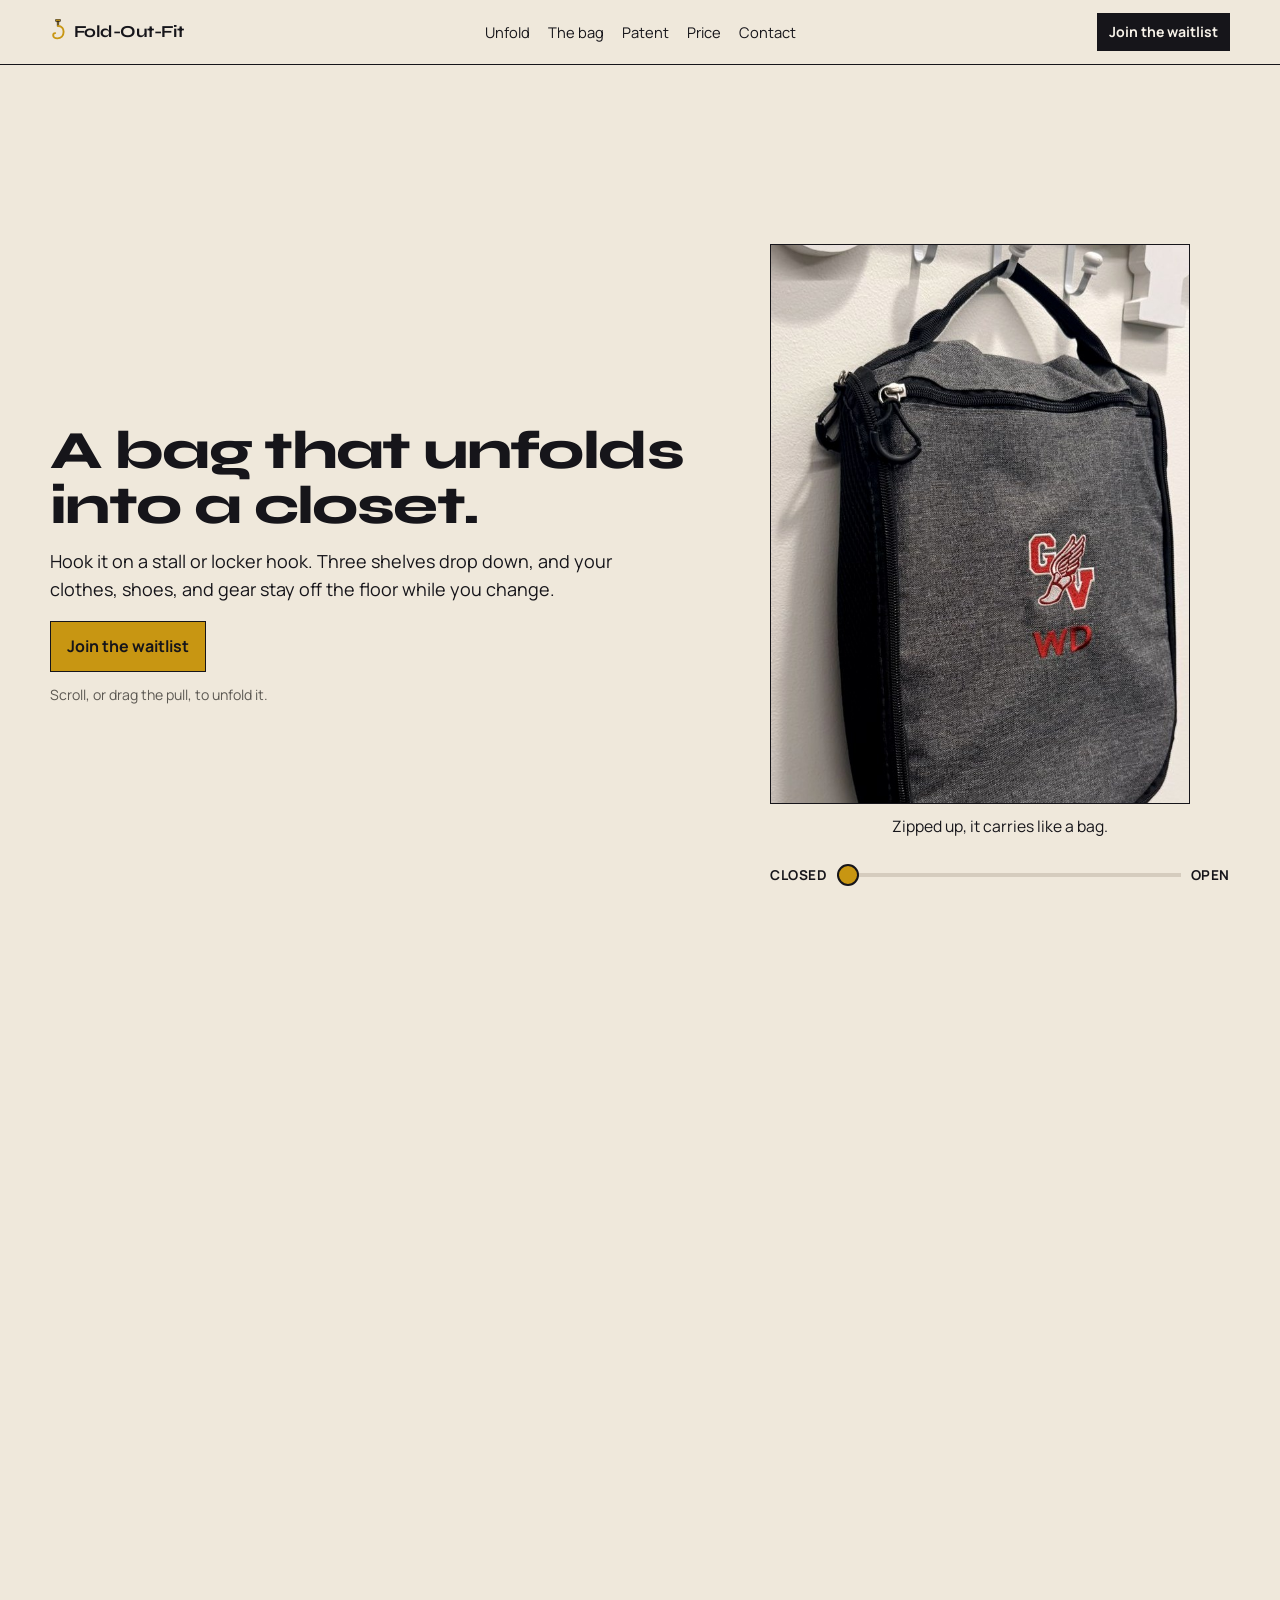
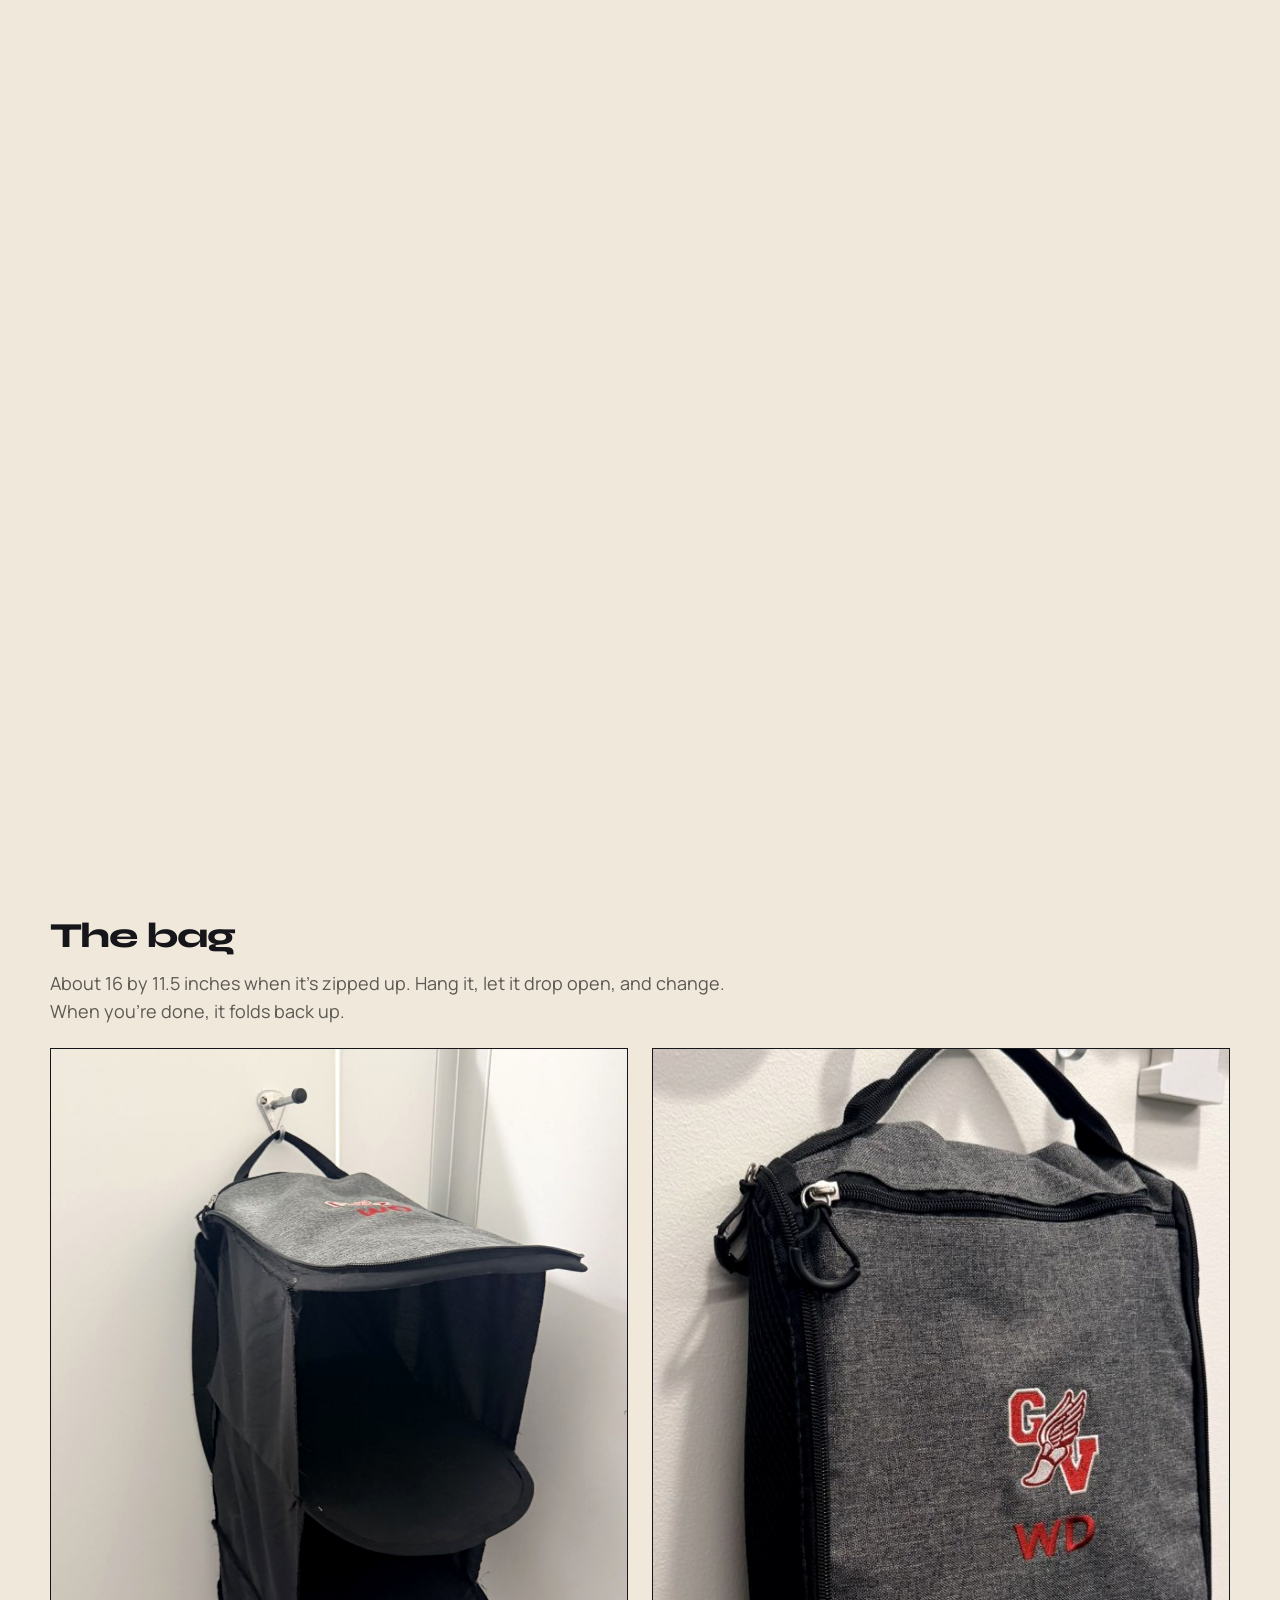
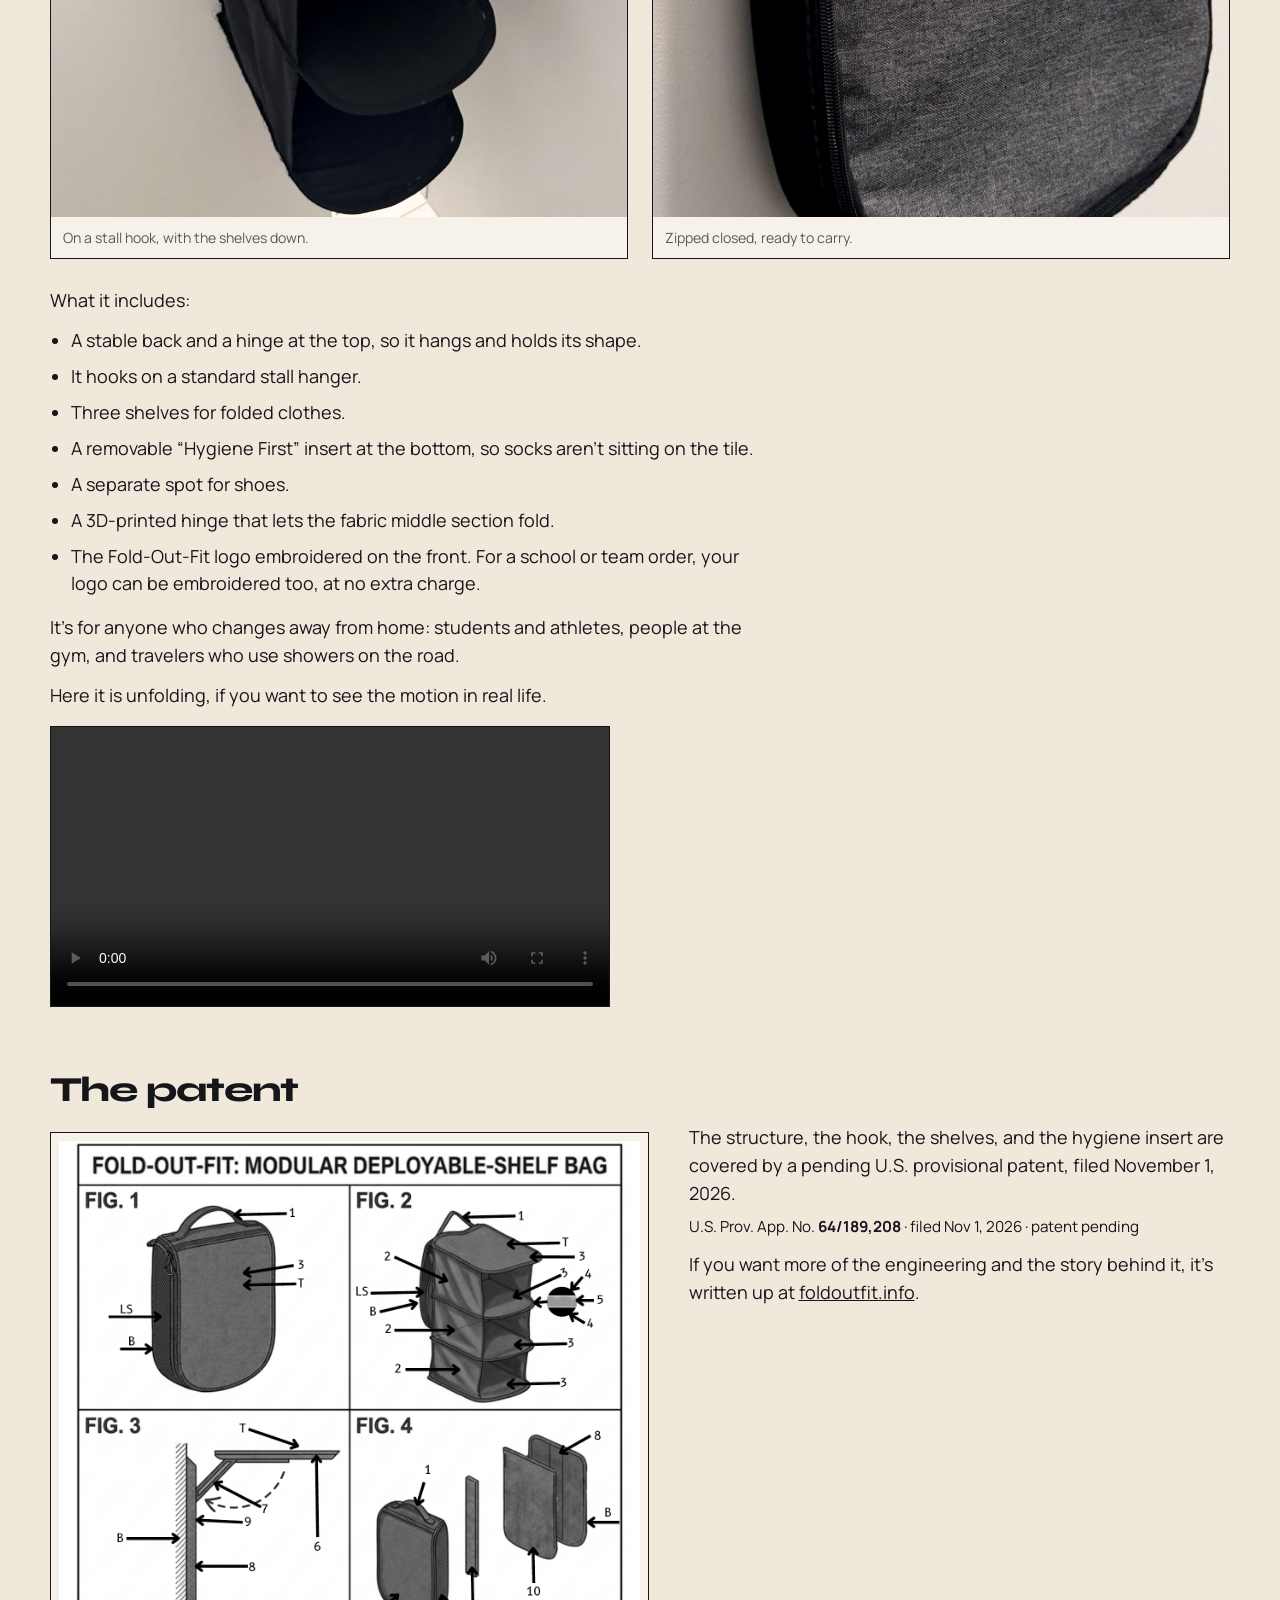
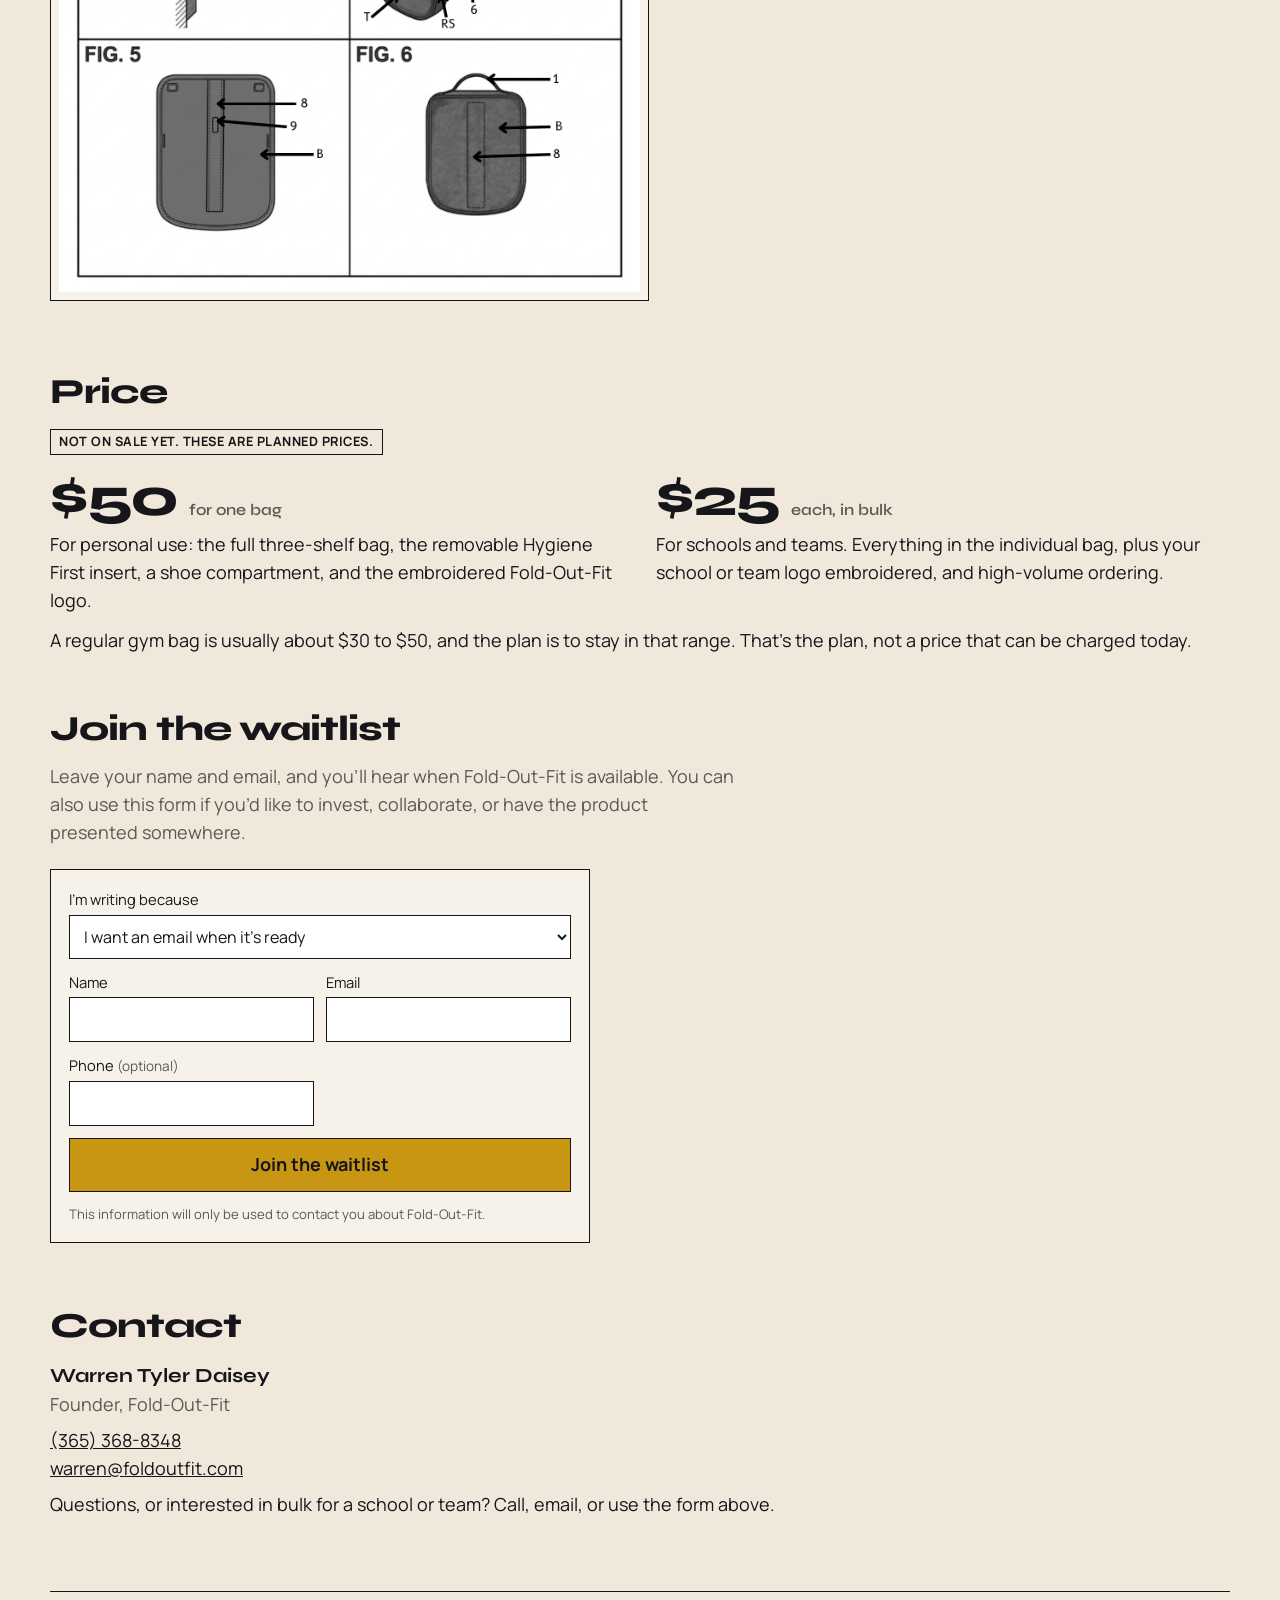
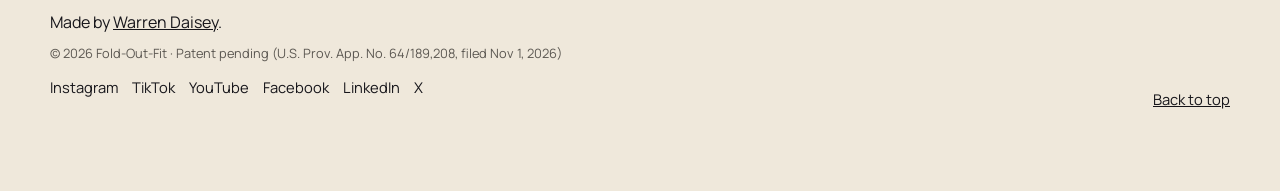
<file: index.html>
<!DOCTYPE html>
<html lang="en">
<head>
<meta charset="utf-8">
<meta name="viewport" content="width=device-width, initial-scale=1">
<title>Fold-Out-Fit | The bag that unfolds into a clean, hanging closet</title>
<meta name="description" content="Fold-Out-Fit is a patent-pending bag (U.S. Prov. App. No. 64/189,208) that hooks on any stall or locker hook and unfolds into three shelves, so your clothes and shoes never touch the floor. Join the launch waitlist.">
<link rel="canonical" href="https://foldoutfit.com/">
<meta name="theme-color" content="#efe8db">
<link rel="icon" href="favicon.svg" type="image/svg+xml">
<link rel="apple-touch-icon" href="apple-touch-icon.png">
<meta property="og:type" content="website">
<meta property="og:site_name" content="Fold-Out-Fit">
<meta property="og:title" content="Fold-Out-Fit | The bag that unfolds into a clean, hanging closet">
<meta property="og:description" content="Fold-Out-Fit is a patent-pending bag that hooks on any stall or locker hook and unfolds into three shelves, so your clothes and shoes never touch the floor. Join the launch waitlist.">
<meta property="og:url" content="https://foldoutfit.com/">
<meta property="og:image" content="https://foldoutfit.com/hero.jpg">
<meta property="og:image:alt" content="Fold-Out-Fit unfolded into a three-shelf organizer on a stall hook">
<meta property="og:image:width" content="1050">
<meta property="og:image:height" content="1400">
<meta name="twitter:card" content="summary_large_image">
<meta name="twitter:title" content="Fold-Out-Fit | The bag that unfolds into a clean, hanging closet">
<meta name="twitter:description" content="Fold-Out-Fit is a patent-pending bag that hooks on any stall or locker hook and unfolds into three shelves, so your clothes and shoes never touch the floor. Join the launch waitlist.">
<meta name="twitter:image" content="https://foldoutfit.com/hero.jpg">
<meta name="twitter:image:alt" content="Fold-Out-Fit unfolded into a three-shelf organizer on a stall hook">
<script type="application/ld+json">
{"@context":"https://schema.org","@graph":[
  {"@type":"Organization","@id":"https://foldoutfit.com/#org","name":"Fold-Out-Fit","url":"https://foldoutfit.com/","email":"warren@foldoutfit.com","telephone":"+1-365-368-8348","founder":{"@type":"Person","name":"Warren Tyler Daisey","url":"https://warrendaisey.com"},"logo":"https://foldoutfit.com/apple-touch-icon.png","sameAs":["https://www.instagram.com/fold_out_fit/","https://www.tiktok.com/@foldoutfit","https://www.facebook.com/profile.php?id=61595972588469","https://www.linkedin.com/company/foldoutfit/","https://www.youtube.com/channel/UC7hKK4NZ58CgP8QDi2SP3aA","https://x.com/Fold_Out_Fit"]},
  {"@type":"WebSite","@id":"https://foldoutfit.com/#website","url":"https://foldoutfit.com/","name":"Fold-Out-Fit","publisher":{"@id":"https://foldoutfit.com/#org"}},
  {"@type":"Product","name":"Fold-Out-Fit","description":"A patent-pending bag that hooks on any stall or locker hook and unfolds into three shelves, so your clothes and shoes never touch the floor.","image":"https://foldoutfit.com/hero.jpg","brand":{"@id":"https://foldoutfit.com/#org"},"url":"https://foldoutfit.com/"}
]}
</script>
<link rel="preconnect" href="https://fonts.googleapis.com">
<link rel="preconnect" href="https://fonts.gstatic.com" crossorigin>
<link href="https://fonts.googleapis.com/css2?family=Manrope:wght@400;500;600;700&family=Syne:wght@600;700;800&display=swap" rel="stylesheet">
<link rel="preload" as="image" href="img/closed.jpg" fetchpriority="high">
<link rel="stylesheet" href="styles.css">
</head>
<body>
<a class="skip" href="#main">Skip to content</a>

<header class="bar">
  <div class="bar-inner">
    <a class="logo" href="#top">
      <svg viewBox="0 0 20 32" aria-hidden="true" focusable="false">
        <rect x="7" y="0" width="6" height="3" rx="0.6" fill="#c89612" stroke="#16151a" stroke-width="0.8"/>
        <rect x="9" y="2.5" width="2" height="6" fill="#c89612" stroke="#16151a" stroke-width="0.8"/>
        <path d="M10 8.5c5 0 7 4 7 7.2C17 20.8 13.6 24 9.2 24 6.2 24 4 22.4 4 20c0-1.5 1-2.6 2.5-2.6" fill="none" stroke="#c89612" stroke-width="2.4" stroke-linecap="round"/>
      </svg><span class="logo-type">Fold-Out-Fit</span>
    </a>
    <nav aria-label="Main">
      <ul class="nav" id="navList">
        <li><a href="#top">Unfold</a></li>
        <li><a href="#bag">The bag</a></li>
        <li><a href="#patent">Patent</a></li>
        <li><a href="#price">Price</a></li>
        <li><a href="#contact">Contact</a></li>
      </ul>
    </nav>
    <a class="nav-cta" href="#waitlist">Join the waitlist</a>
    <button class="menu-btn" id="menuBtn" type="button" aria-label="Open menu" aria-expanded="false" aria-controls="navList">Menu</button>
  </div>
</header>

<main id="main">
<section class="unfold" id="top" data-stage="closed">
  <div class="unfold-track">
    <div class="unfold-sticky">
      <div class="unfold-inner">
        <div class="copy">
          <h1>A bag that unfolds into a closet.</h1>
          <div class="copy-rest">
            <p class="lead">Hook it on a stall or locker hook. Three shelves drop down, and your clothes, shoes, and gear stay off the floor while you change.</p>
            <p><a class="btn" href="#waitlist">Join the waitlist</a></p>
            <p class="hint" id="unfoldHint">Scroll, or drag the pull, to unfold it.</p>
          </div>
        </div>
        <div class="stage">
          <div class="frame" id="unfoldFrame" aria-label="Fold-Out-Fit unfolding from a closed bag into three hanging shelves">
            <img class="closed" src="img/closed.jpg" width="840" height="1274" alt="Fold-Out-Fit zipped closed, hanging by its handle" fetchpriority="high">
            <div class="open-clip">
              <img src="img/open.jpg" width="882" height="1316" alt="Fold-Out-Fit unfolded into a three-shelf organizer on a stall hook">
            </div>
          </div>
          <div class="captions" aria-live="polite">
            <p class="cap-closed">Zipped up, it carries like a bag.</p>
            <p class="cap-hang">Hang it on the hook.</p>
            <p class="cap-shelves">The shelves fold out, one after another.</p>
            <p class="cap-open">Everything has a place, off the floor.</p>
          </div>
          <label class="pull">
            <span>Closed</span>
            <input type="range" id="unfoldSlider" min="0" max="100" value="0" aria-valuemin="0" aria-valuemax="100" aria-valuenow="0" aria-label="Unfold the bag">
            <span>Open</span>
          </label>
        </div>
      </div>
    </div>
  </div>
</section>

<div class="page">
<section id="bag">
  <h2>The bag</h2>
  <p class="sub">About 16 by 11.5 inches when it’s zipped up. Hang it, let it drop open, and change. When you’re done, it folds back up.</p>
  <div class="photo-row">
    <figure>
      <img src="img/side.jpg" width="945" height="1316" alt="Side view of Fold-Out-Fit unfolded on a stall hook, showing the hanging shelves" loading="lazy">
      <figcaption>On a stall hook, with the shelves down.</figcaption>
    </figure>
    <figure>
      <img src="img/closed.jpg" width="840" height="1274" alt="Fold-Out-Fit folded closed as a compact gray bag hanging on a wall hook" loading="lazy">
      <figcaption>Zipped closed, ready to carry.</figcaption>
    </figure>
  </div>
  <div class="facts">
    <p>What it includes:</p>
    <ul>
      <li>A stable back and a hinge at the top, so it hangs and holds its shape.</li>
      <li>It hooks on a standard stall hanger.</li>
      <li>Three shelves for folded clothes.</li>
      <li>A removable “Hygiene First” insert at the bottom, so socks aren’t sitting on the tile.</li>
      <li>A separate spot for shoes.</li>
      <li>A 3D-printed hinge that lets the fabric middle section fold.</li>
      <li>The Fold-Out-Fit logo embroidered on the front. For a school or team order, your logo can be embroidered too, at no extra charge.</li>
    </ul>
    <p>It’s for anyone who changes away from home: students and athletes, people at the gym, and travelers who use showers on the road.</p>
    <p>Here it is unfolding, if you want to see the motion in real life.</p>
    <video class="clip" id="unfoldVid" controls preload="metadata" playsinline>
      <source src="unfold.mp4" type="video/mp4">
      Sorry, your browser can’t play this video.
    </video>
  </div>
</section>

<section id="patent">
  <h2>The patent</h2>
  <div class="patent-grid">
    <div>
      <div class="plate">
        <button type="button" id="drawOpen" aria-label="Enlarge the patent drawings">
          <img src="drawings.png" width="1360" height="1760" alt="Patent drawings of the Fold-Out-Fit bag and unfolding three-shelf system, figures 1 through 6" loading="lazy">
        </button>
      </div>
    </div>
    <div>
      <p>The structure, the hook, the shelves, and the hygiene insert are covered by a pending U.S. provisional patent, filed November 1, 2026.</p>
      <p class="patent-meta">U.S. Prov. App. No. <b>64/189,208</b> · filed Nov 1, 2026 · patent pending</p>
      <p>If you want more of the engineering and the story behind it, it’s written up at <a href="https://foldoutfit.info">foldoutfit.info</a>.</p>
    </div>
  </div>
</section>

<section id="price">
  <h2>Price</h2>
  <p class="notyet">Not on sale yet. These are planned prices.</p>
  <div class="prices">
    <div class="price-item">
      <div class="amt">$50 <small>for one bag</small></div>
      <p>For personal use: the full three-shelf bag, the removable Hygiene First insert, a shoe compartment, and the embroidered Fold-Out-Fit logo.</p>
    </div>
    <div class="price-item">
      <div class="amt">$25 <small>each, in bulk</small></div>
      <p>For schools and teams. Everything in the individual bag, plus your school or team logo embroidered, and high-volume ordering.</p>
    </div>
  </div>
  <p>A regular gym bag is usually about $30 to $50, and the plan is to stay in that range. That’s the plan, not a price that can be charged today.</p>
</section>

<section id="waitlist">
  <h2>Join the waitlist</h2>
  <p class="sub">Leave your name and email, and you’ll hear when Fold-Out-Fit is available. You can also use this form if you’d like to invest, collaborate, or have the product presented somewhere.</p>
  <form class="mail" id="fofForm" action="https://formspree.io/f/xbggprba" method="POST">
    <label for="interest">I’m writing because
      <select name="interest" id="interest">
        <option value="Notify me at launch" selected>I want an email when it’s ready</option>
        <option value="Potential investor">I’m interested as an investor</option>
        <option value="Collaborator">I want to collaborate</option>
        <option value="Presentation request">I’d like a presentation</option>
      </select>
    </label>
    <div class="row">
      <label for="name">Name<input type="text" id="name" name="name" autocomplete="name" required></label>
      <label for="email">Email<input type="email" id="email" name="email" autocomplete="email" required></label>
    </div>
    <div class="row">
      <label for="phone"><span>Phone <span class="hint">(optional)</span></span><input type="tel" id="phone" name="phone" autocomplete="tel"></label>
      <label class="opt" id="orgField" for="organization">Organization<input type="text" id="organization" name="organization" autocomplete="organization"></label>
    </div>
    <label class="opt" id="msgField" for="msg">Message<textarea name="message" id="msg"></textarea></label>
    <input type="hidden" name="_subject" id="subj" value="Fold-Out-Fit: Notify me at launch">
    <label class="hp" aria-hidden="true">Leave blank<input type="text" name="_gotcha" tabindex="-1" autocomplete="off"></label>
    <button type="submit" class="btn" id="fofBtn">Join the waitlist</button>
    <div class="status" id="fofStatus" role="status" aria-live="polite"></div>
    <p class="fine">This information will only be used to contact you about Fold-Out-Fit.</p>
  </form>
</section>

<section class="contact" id="contact">
  <h2>Contact</h2>
  <div class="who">
    <b>Warren Tyler Daisey</b>
    <span>Founder, Fold-Out-Fit</span>
  </div>
  <p><a href="tel:+13653688348">(365) 368-8348</a><br>
  <a href="mailto:warren@foldoutfit.com">warren@foldoutfit.com</a></p>
  <p>Questions, or interested in bulk for a school or team? Call, email, or use the form above.</p>
</section>

<footer class="colophon">
  <p class="made">Made by <a href="https://warrendaisey.com">Warren Daisey</a>.</p>
  <p class="legal">© 2026 Fold-Out-Fit · Patent pending (U.S. Prov. App. No. 64/189,208, filed Nov 1, 2026)</p>
  <div class="colophon-row">
    <div class="social">
      <a href="https://www.instagram.com/fold_out_fit/" rel="noopener" target="_blank">Instagram</a>
      <a href="https://www.tiktok.com/@foldoutfit" rel="noopener" target="_blank">TikTok</a>
      <a href="https://www.youtube.com/channel/UC7hKK4NZ58CgP8QDi2SP3aA" rel="noopener" target="_blank">YouTube</a>
      <a href="https://www.facebook.com/profile.php?id=61595972588469" rel="noopener" target="_blank">Facebook</a>
      <a href="https://www.linkedin.com/company/foldoutfit/" rel="noopener" target="_blank">LinkedIn</a>
      <a href="https://x.com/Fold_Out_Fit" rel="noopener" target="_blank">X</a>
    </div>
    <a href="#top">Back to top</a>
  </div>
</footer>
</div>
</main>

<div class="lightbox" id="lb" role="dialog" aria-modal="true" aria-label="Patent drawings" hidden>
  <button type="button" class="lb-close" id="lbClose" aria-label="Close">×</button>
  <img src="drawings.png" width="1360" height="1760" alt="Patent drawings of the Fold-Out-Fit bag and unfolding three-shelf system, figures 1 through 6">
</div>

<script src="script.js"></script>
</body>
</html>
</file>
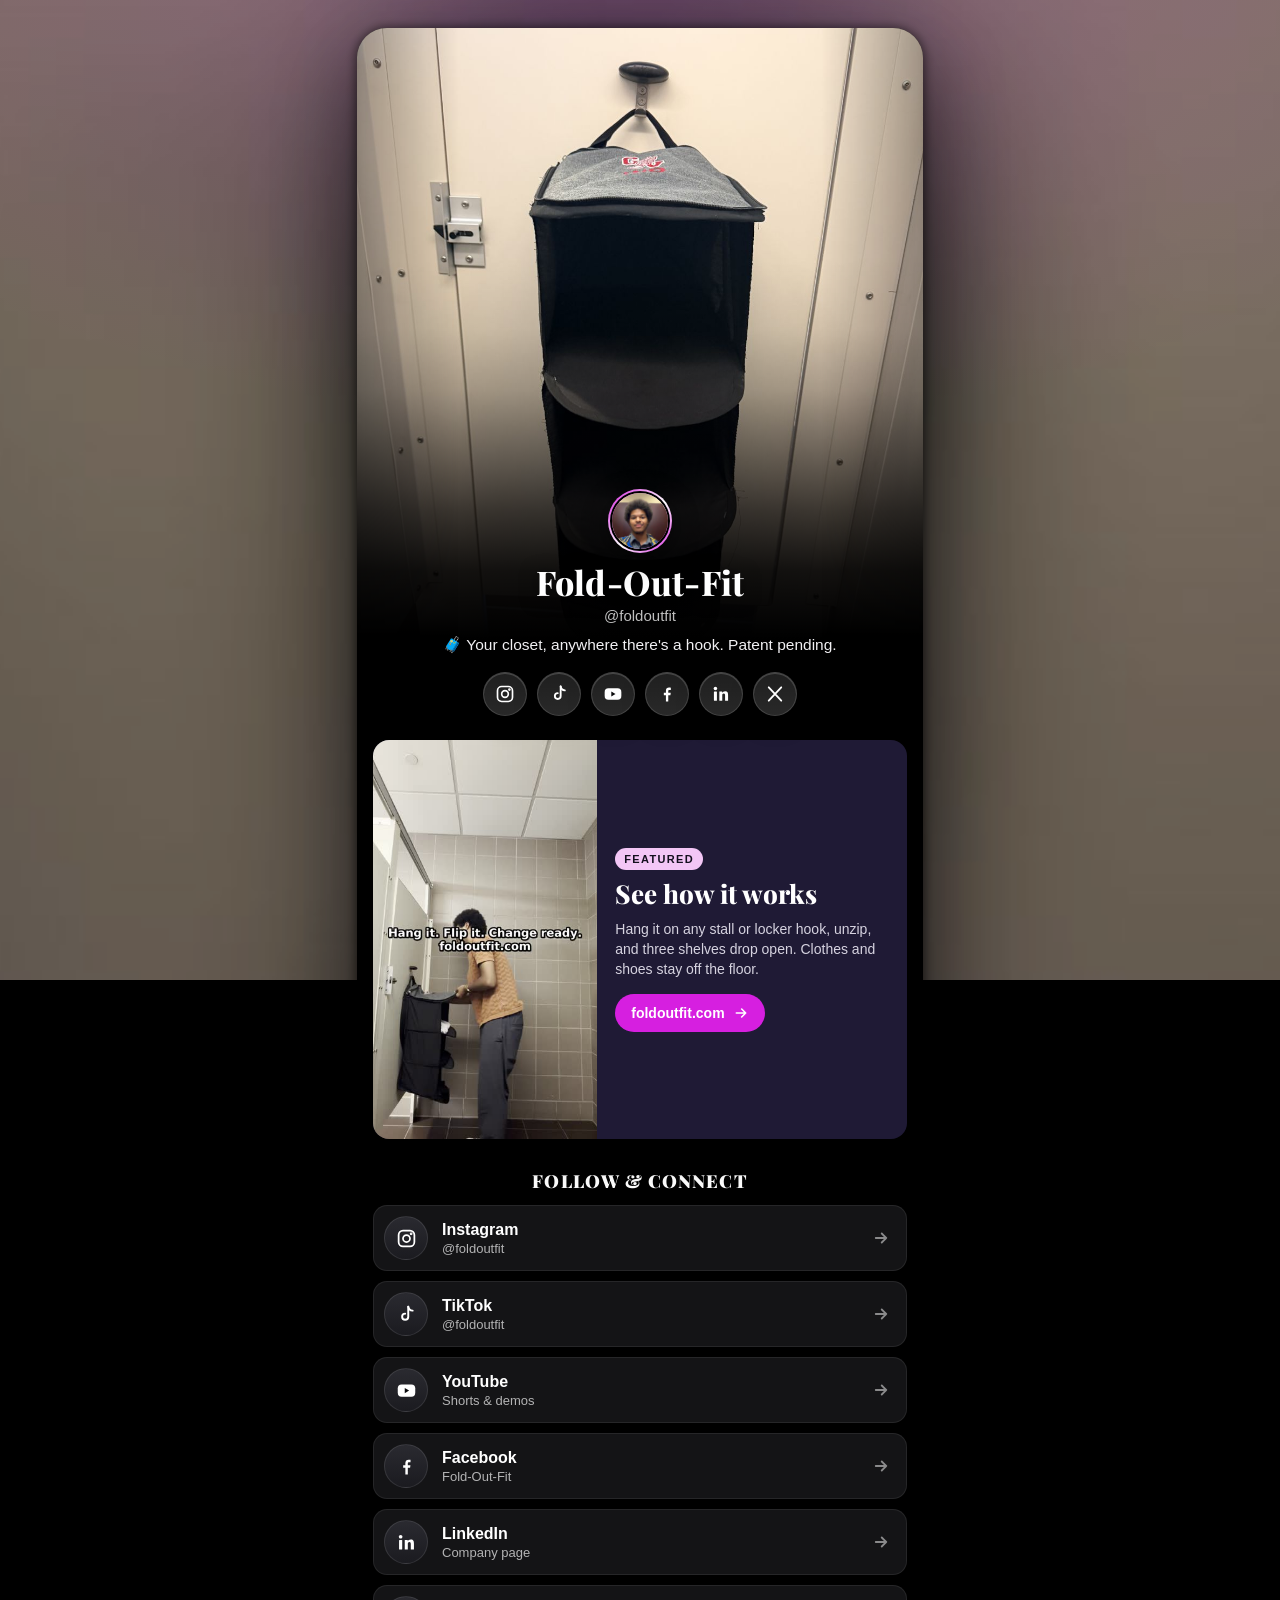
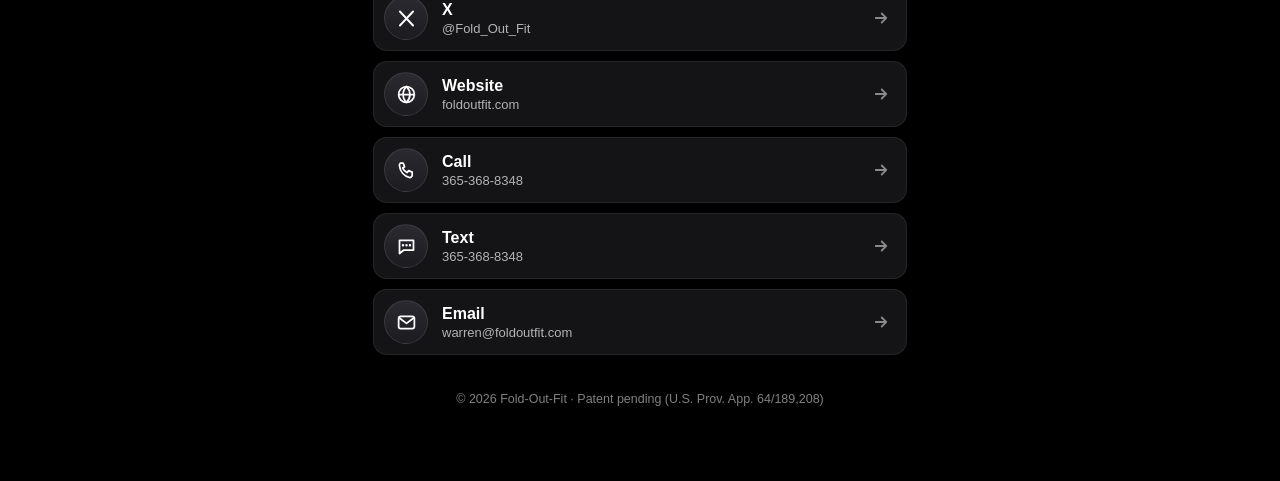
<file: links/index.html>
<!doctype html>
<html lang="en">
<head>
<meta charset="utf-8">
<meta name="viewport" content="width=device-width,initial-scale=1,viewport-fit=cover">
<title>Fold-Out-Fit (@foldoutfit) | Links</title>
<meta name="description" content="Fold-Out-Fit: the patent-pending bag that hooks on any stall or locker hook and unfolds into three shelves. Follow, watch, and get in touch.">
<link rel="canonical" href="https://foldoutfit.com/links/">
<meta name="theme-color" content="#000000">
<link rel="icon" href="data:image/svg+xml,%3Csvg xmlns='http://www.w3.org/2000/svg' viewBox='0 0 64 64'%3E%3Crect width='64' height='64' rx='14' fill='%230b0b0d'/%3E%3Cpath d='M18 14h28v8H27v8h16v8H27v12h-9z' fill='%23d61fe0'/%3E%3C/svg%3E">
<meta property="og:type" content="profile">
<meta property="og:site_name" content="Fold-Out-Fit">
<meta property="og:title" content="Fold-Out-Fit (@foldoutfit)">
<meta property="og:description" content="🧳 Your closet, anywhere there's a hook. Patent pending.">
<meta property="og:url" content="https://foldoutfit.com/links/">
<meta property="og:image" content="https://foldoutfit.com/links/assets/og.jpg">
<meta property="og:image:width" content="1200">
<meta property="og:image:height" content="630">
<meta property="og:image:alt" content="Fold-Out-Fit founder Warren with the bag unfolded into a three-shelf hanging closet">
<meta name="twitter:card" content="summary_large_image">
<meta name="twitter:site" content="@Fold_Out_Fit">
<meta name="twitter:title" content="Fold-Out-Fit (@foldoutfit)">
<meta name="twitter:description" content="🧳 Your closet, anywhere there's a hook. Patent pending.">
<meta name="twitter:image" content="https://foldoutfit.com/links/assets/og.jpg">
<link rel="preconnect" href="https://fonts.googleapis.com">
<link rel="preconnect" href="https://fonts.gstatic.com" crossorigin>
<link rel="stylesheet" href="https://fonts.googleapis.com/css2?family=Playfair+Display:wght@700;800;900&display=swap">
<link rel="preload" as="image" href="assets/cover.jpg" fetchpriority="high">
<style>
:root{--bg:#000;--card:#141416;--card2:#1c1c20;--line:rgba(255,255,255,.08);--txt:#fff;--mute:rgba(255,255,255,.68);--mag:#d61fe0;--mag-soft:#f3c6f6;--serif:"Playfair Display",Georgia,"Times New Roman",serif}
*{box-sizing:border-box;margin:0;padding:0}
html{-webkit-text-size-adjust:100%;background:var(--bg)}
body{min-height:100vh;font-family:-apple-system,BlinkMacSystemFont,"Segoe UI",Inter,Roboto,Helvetica,Arial,sans-serif;color:var(--txt);background:transparent;display:flex;justify-content:center;padding:0 0 env(safe-area-inset-bottom)}
a{color:inherit;text-decoration:none}
/* blurred full-bleed backdrop (desktop) */
.bgblur{position:fixed;inset:-80px;z-index:0;pointer-events:none;background:#000 url(assets/cover-blur.jpg) center/cover no-repeat}
.bgblur::after{content:"";position:absolute;inset:0;background:radial-gradient(120% 80% at 50% 0,rgba(214,31,224,.18),transparent 60%),rgba(0,0,0,.25)}
/* profile card */
.col{position:relative;z-index:1;width:100%;max-width:566px;min-height:100vh;background:var(--bg);display:flex;flex-direction:column;align-items:center;padding:0 0 32px}
.hero{position:relative;width:100%;aspect-ratio:1/1.08;overflow:hidden}
.hero img{width:100%;height:100%;object-fit:cover;object-position:50% 38%;display:block}
.hero::after{content:"";position:absolute;left:0;right:0;bottom:0;height:62%;background:linear-gradient(180deg,transparent 0,rgba(0,0,0,.05) 18%,rgba(0,0,0,.2) 34%,rgba(0,0,0,.45) 50%,rgba(0,0,0,.7) 66%,rgba(0,0,0,.9) 82%,#000 100%)}
.hero::before{content:"";position:absolute;inset:0;z-index:1;pointer-events:none;background:linear-gradient(90deg,rgba(0,0,0,.35),transparent 18%,transparent 82%,rgba(0,0,0,.35))}
.who{position:relative;z-index:2;margin-top:-150px;width:100%;padding:0 22px;display:flex;flex-direction:column;align-items:center;text-align:center}
.avatar{width:64px;height:64px;border-radius:50%;padding:2px;background:linear-gradient(135deg,var(--mag),#fff 55%,var(--mag));box-shadow:0 8px 24px rgba(0,0,0,.5);animation:pop .6s cubic-bezier(.2,.9,.3,1.3) both}
.avatar img{width:100%;height:100%;border-radius:50%;object-fit:cover;display:block;border:2px solid #000}
h1{margin-top:12px;font-family:var(--serif);font-size:34px;font-weight:800;letter-spacing:.2px;line-height:1.05;text-shadow:0 2px 18px rgba(0,0,0,.6)}
.handle{margin-top:6px;font-size:15px;font-weight:500;color:rgba(255,255,255,.75)}
.tag{margin-top:10px;font-size:15.5px;line-height:1.45;max-width:440px;font-weight:500;color:#f1f0f3}
.icons{display:flex;gap:10px;margin-top:16px;flex-wrap:wrap;justify-content:center}
.icons a{width:44px;height:44px;border-radius:50%;display:grid;place-items:center;color:#fff;background:linear-gradient(180deg,rgba(255,255,255,.12),rgba(255,255,255,.16));border:.5px solid rgba(255,255,255,.14);box-shadow:0 8px 24px rgba(0,0,0,.25),inset 0 1px 0 rgba(255,255,255,.18);-webkit-backdrop-filter:blur(14px);backdrop-filter:blur(14px);transition:transform .2s cubic-bezier(.2,.9,.3,1.4),background .2s}
.icons a:hover,.icons a:focus-visible{transform:translateY(-3px) scale(1.08);background:var(--mag)}
.icons svg{width:20px;height:20px}
.body{width:100%;padding:0 16px;display:flex;flex-direction:column;align-items:center}
.feat{position:relative;margin-top:24px;width:100%;display:flex;border-radius:16px;overflow:hidden;background:#1f1a35;color:#fff;box-shadow:0 14px 36px rgba(0,0,0,.45);transition:transform .25s cubic-bezier(.2,.9,.3,1.2),box-shadow .25s}
.feat:hover,.feat:focus-visible{transform:translateY(-3px);box-shadow:0 20px 46px rgba(214,31,224,.3)}
.feat:active{transform:scale(.985)}
.feat video{width:42%;aspect-ratio:9/16;object-fit:cover;display:block;flex:none;background:#222}
.feat .txt{padding:20px 18px;display:flex;flex-direction:column;justify-content:center;gap:10px}
.pill{align-self:flex-start;font-size:11px;font-weight:800;letter-spacing:.12em;text-transform:uppercase;color:#14101f;background:var(--mag-soft);padding:5px 9px;border-radius:999px}
.feat h2{font-family:var(--serif);font-size:26px;line-height:1.1;font-weight:800}
.feat p{font-size:14px;line-height:1.45;color:#d6d3e0}
.cta{margin-top:4px;align-self:flex-start;display:inline-flex;align-items:center;gap:8px;background:var(--mag);color:#fff;font-weight:800;font-size:14px;padding:11px 16px;border-radius:999px}
.cta svg{width:16px;height:16px;transition:transform .2s}
.feat:hover .cta svg{transform:translateX(4px)}
.sec{margin:30px 0 12px;font-family:var(--serif);font-size:18px;font-weight:900;letter-spacing:.06em;text-transform:uppercase;color:#fff}
.links{width:100%;display:flex;flex-direction:column;gap:10px}
.btn{position:relative;display:flex;align-items:center;gap:14px;width:100%;min-height:64px;padding:10px 16px 10px 10px;border-radius:14px;background:var(--card);border:1px solid var(--line);font-weight:700;font-size:16px;color:#fff;transition:transform .18s ease,background .18s,border-color .18s;opacity:0;animation:rise .5s ease forwards}
.btn:hover,.btn:focus-visible{transform:translateY(-2px);background:var(--card2);border-color:rgba(214,31,224,.55)}
.btn:active{transform:scale(.985)}
.btn .ic{width:44px;height:44px;border-radius:50%;display:grid;place-items:center;background:linear-gradient(180deg,#2a2a30,#1b1b20);border:1px solid rgba(255,255,255,.1);color:#fff;flex:none;transition:background .18s}
.btn:hover .ic{background:var(--mag)}
.btn .ic svg{width:21px;height:21px}
.btn .lbl{flex:1;display:flex;flex-direction:column}
.btn small{font-size:13px;font-weight:500;color:var(--mute);margin-top:2px}
.btn .arr{width:18px;height:18px;opacity:.5;transition:transform .18s,opacity .18s}
.btn:hover .arr{transform:translateX(3px);opacity:1}
.btn:nth-child(1){animation-delay:.05s}.btn:nth-child(2){animation-delay:.1s}.btn:nth-child(3){animation-delay:.15s}.btn:nth-child(4){animation-delay:.2s}.btn:nth-child(5){animation-delay:.25s}.btn:nth-child(6){animation-delay:.3s}.btn:nth-child(7){animation-delay:.35s}.btn:nth-child(8){animation-delay:.4s}.btn:nth-child(9){animation-delay:.45s}.btn:nth-child(10){animation-delay:.5s}
a:focus-visible{outline:3px solid var(--mag);outline-offset:3px}
footer{margin-top:34px;padding:0 20px;font-size:12.5px;color:rgba(255,255,255,.5);text-align:center;line-height:1.6}
@keyframes rise{from{opacity:0;transform:translateY(10px)}to{opacity:1;transform:none}}
@keyframes pop{from{opacity:0;transform:scale(.85)}to{opacity:1;transform:none}}
@media (min-width:640px){body{padding:28px 0 40px}.col{border-radius:30px;overflow:hidden;min-height:0;box-shadow:0 1px 10px 2px rgba(0,0,0,.5),0 30px 80px rgba(0,0,0,.45)}}
@media (prefers-reduced-motion:reduce){*{animation:none!important;transition:none!important}.btn{opacity:1}}
@media (max-width:380px){.feat h2{font-size:22px}.feat .txt{padding:16px 14px}h1{font-size:30px}}
</style>
</head>
<body>
<svg width="0" height="0" style="position:absolute" aria-hidden="true">
<defs>
<symbol id="i-ig" viewBox="0 0 24 24" fill="none" stroke="currentColor" stroke-width="2" stroke-linecap="round"><rect x="3" y="3" width="18" height="18" rx="5"/><circle cx="12" cy="12" r="4"/><circle cx="17.3" cy="6.7" r=".6" fill="currentColor"/></symbol>
<symbol id="i-tt" viewBox="0 0 24 24" fill="none" stroke="currentColor" stroke-width="2.2" stroke-linecap="round" stroke-linejoin="round"><path d="M14 3v11.5a3.5 3.5 0 1 1-3.5-3.5"/><path d="M14 3c.4 2.6 2.2 4.4 5 4.6"/></symbol>
<symbol id="i-yt" viewBox="0 0 24 24"><rect x="2" y="5" width="20" height="14" rx="4.5" fill="currentColor"/><path d="M10 9l5 3-5 3z" fill="#0b0b0d"/></symbol>
<symbol id="i-fb" viewBox="0 0 24 24" fill="currentColor"><path d="M13.5 21v-7.5h2.6l.4-3h-3V8.6c0-.9.3-1.5 1.6-1.5h1.5V4.4c-.3 0-1.2-.1-2.2-.1-2.2 0-3.7 1.3-3.7 3.8v2.4H8.2v3h2.5V21z"/></symbol>
<symbol id="i-li" viewBox="0 0 24 24" fill="currentColor"><rect x="3.5" y="9" width="3.6" height="11" rx=".6"/><circle cx="5.3" cy="5.4" r="2.1"/><path d="M10 9h3.4v1.6c.6-1 1.8-1.9 3.6-1.9 3 0 3.5 2 3.5 4.6V20h-3.6v-5.9c0-1.4-.1-2.6-1.6-2.6s-1.8 1.1-1.8 2.5v6H10z"/></symbol>
<symbol id="i-x" viewBox="0 0 24 24" fill="none" stroke="currentColor" stroke-width="2.2" stroke-linecap="round"><path d="M4.5 4l15 16M19.5 4l-15 16"/></symbol>
<symbol id="i-web" viewBox="0 0 24 24" fill="none" stroke="currentColor" stroke-width="2"><circle cx="12" cy="12" r="9"/><path d="M3 12h18M12 3c2.7 2.6 3.9 5.6 3.9 9s-1.2 6.4-3.9 9c-2.7-2.6-3.9-5.6-3.9-9S9.3 5.6 12 3z"/></symbol>
<symbol id="i-ph" viewBox="0 0 24 24" fill="none" stroke="currentColor" stroke-width="2" stroke-linejoin="round"><path d="M5 3.5h3.2l1.6 4.2-2.2 1.5a11 11 0 0 0 5.2 5.2l1.5-2.2 4.2 1.6V17a3 3 0 0 1-3.2 3A15.5 15.5 0 0 1 4 6.7 3 3 0 0 1 5 3.5z"/></symbol>
<symbol id="i-sms" viewBox="0 0 24 24" fill="none" stroke="currentColor" stroke-width="2" stroke-linejoin="round"><path d="M4 5h16v11H9l-5 4z"/><path d="M8 10.5h.01M12 10.5h.01M16 10.5h.01" stroke-width="2.8" stroke-linecap="round"/></symbol>
<symbol id="i-mail" viewBox="0 0 24 24" fill="none" stroke="currentColor" stroke-width="2" stroke-linejoin="round"><rect x="3" y="5" width="18" height="14" rx="2.5"/><path d="M3.5 6.5L12 13l8.5-6.5"/></symbol>
<symbol id="i-arr" viewBox="0 0 24 24" fill="none" stroke="currentColor" stroke-width="2.4" stroke-linecap="round" stroke-linejoin="round"><path d="M5 12h14M13 6l6 6-6 6"/></symbol>
</defs>
</svg>

<div class="bgblur" aria-hidden="true"></div>
<main class="col">
  <div class="hero"><img src="assets/cover.jpg" width="1050" height="1400" alt="The Fold-Out-Fit bag hanging on a stall hook, unfolded into three shelves" fetchpriority="high"></div>
  <div class="who">
  <div class="avatar"><img src="assets/warren.jpg" width="240" height="240" alt="Warren, founder of Fold-Out-Fit"></div>
  <h1>Fold-Out-Fit</h1>
  <div class="handle">@foldoutfit</div>
  <p class="tag">🧳 Your closet, anywhere there's a hook. Patent pending.</p>
  <nav class="icons" aria-label="Social profiles">
    <a href="https://www.instagram.com/foldoutfit/" target="_blank" rel="noopener" aria-label="Instagram"><svg><use href="#i-ig"/></svg></a>
    <a href="https://www.tiktok.com/@foldoutfit" target="_blank" rel="noopener" aria-label="TikTok"><svg><use href="#i-tt"/></svg></a>
    <a href="https://www.youtube.com/channel/UC7hKK4NZ58CgP8QDi2SP3aA" target="_blank" rel="noopener" aria-label="YouTube"><svg><use href="#i-yt"/></svg></a>
    <a href="https://www.facebook.com/profile.php?id=61595972588469" target="_blank" rel="noopener" aria-label="Facebook"><svg><use href="#i-fb"/></svg></a>
    <a href="https://www.linkedin.com/company/foldoutfit/" target="_blank" rel="noopener" aria-label="LinkedIn"><svg><use href="#i-li"/></svg></a>
    <a href="https://x.com/Fold_Out_Fit" target="_blank" rel="noopener" aria-label="X"><svg><use href="#i-x"/></svg></a>
  </nav>
    </div>
  <div class="body">
  <a class="feat" href="https://foldoutfit.com/" aria-label="See how it works on foldoutfit.com">
    <video src="assets/unfold-loop.mp4" poster="assets/unfold-poster.jpg" autoplay muted loop playsinline preload="metadata" aria-hidden="true"></video>
    <div class="txt">
      <span class="pill">Featured</span>
      <h2>See how it works</h2>
      <p>Hang it on any stall or locker hook, unzip, and three shelves drop open. Clothes and shoes stay off the floor.</p>
      <span class="cta">foldoutfit.com <svg><use href="#i-arr"/></svg></span>
    </div>
  </a>

  <div class="sec">Follow &amp; connect</div>
  <div class="links">
    <a class="btn" href="https://www.instagram.com/foldoutfit/" target="_blank" rel="noopener"><span class="ic"><svg><use href="#i-ig"/></svg></span><span class="lbl">Instagram<small>@foldoutfit</small></span><svg class="arr"><use href="#i-arr"/></svg></a>
    <a class="btn" href="https://www.tiktok.com/@foldoutfit" target="_blank" rel="noopener"><span class="ic"><svg><use href="#i-tt"/></svg></span><span class="lbl">TikTok<small>@foldoutfit</small></span><svg class="arr"><use href="#i-arr"/></svg></a>
    <a class="btn" href="https://www.youtube.com/channel/UC7hKK4NZ58CgP8QDi2SP3aA" target="_blank" rel="noopener"><span class="ic"><svg><use href="#i-yt"/></svg></span><span class="lbl">YouTube<small>Shorts &amp; demos</small></span><svg class="arr"><use href="#i-arr"/></svg></a>
    <a class="btn" href="https://www.facebook.com/profile.php?id=61595972588469" target="_blank" rel="noopener"><span class="ic"><svg><use href="#i-fb"/></svg></span><span class="lbl">Facebook<small>Fold-Out-Fit</small></span><svg class="arr"><use href="#i-arr"/></svg></a>
    <a class="btn" href="https://www.linkedin.com/company/foldoutfit/" target="_blank" rel="noopener"><span class="ic"><svg><use href="#i-li"/></svg></span><span class="lbl">LinkedIn<small>Company page</small></span><svg class="arr"><use href="#i-arr"/></svg></a>
    <a class="btn" href="https://x.com/Fold_Out_Fit" target="_blank" rel="noopener"><span class="ic"><svg><use href="#i-x"/></svg></span><span class="lbl">X<small>@Fold_Out_Fit</small></span><svg class="arr"><use href="#i-arr"/></svg></a>
    <a class="btn" href="https://foldoutfit.com/"><span class="ic"><svg><use href="#i-web"/></svg></span><span class="lbl">Website<small>foldoutfit.com</small></span><svg class="arr"><use href="#i-arr"/></svg></a>
    <a class="btn" href="tel:+13653688348"><span class="ic"><svg><use href="#i-ph"/></svg></span><span class="lbl">Call<small>365-368-8348</small></span><svg class="arr"><use href="#i-arr"/></svg></a>
    <a class="btn" href="sms:+13653688348"><span class="ic"><svg><use href="#i-sms"/></svg></span><span class="lbl">Text<small>365-368-8348</small></span><svg class="arr"><use href="#i-arr"/></svg></a>
    <a class="btn" href="mailto:warren@foldoutfit.com"><span class="ic"><svg><use href="#i-mail"/></svg></span><span class="lbl">Email<small>warren@foldoutfit.com</small></span><svg class="arr"><use href="#i-arr"/></svg></a>
  </div>

  </div>
  <footer>© 2026 Fold-Out-Fit · Patent pending (U.S. Prov. App. 64/189,208)</footer>
</main>
</body>
</html>
</file>
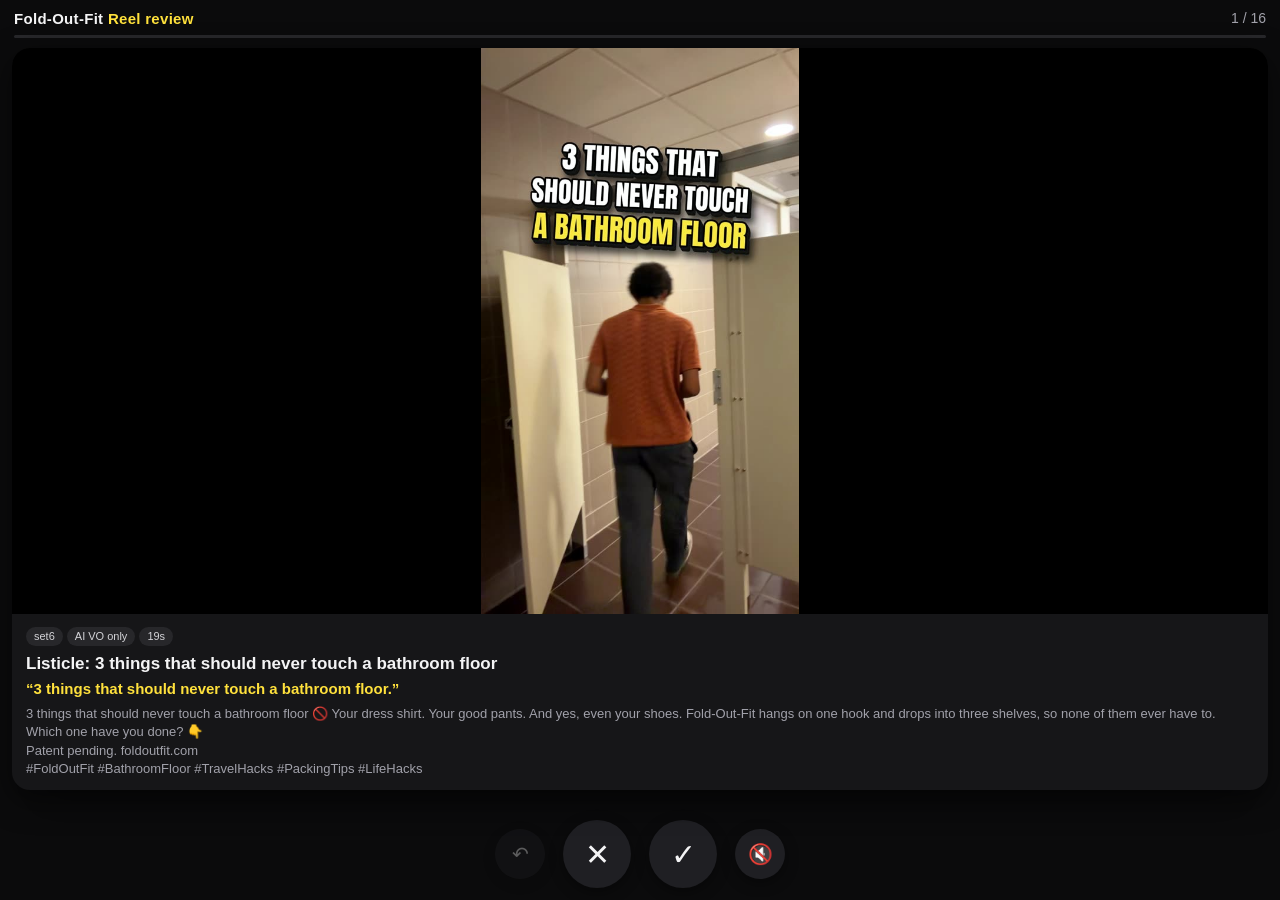
<file: review/index.html>
<!doctype html>
<html lang="en">
<head>
<meta charset="utf-8">
<meta name="viewport" content="width=device-width, initial-scale=1, viewport-fit=cover, user-scalable=no">
<meta name="robots" content="noindex, nofollow, noarchive">
<meta name="googlebot" content="noindex, nofollow">
<meta name="theme-color" content="#0b0b0c">
<link rel="icon" href="data:,">
<title>Reel review · Fold-Out-Fit</title>
<style>
:root{--bg:#0b0b0c;--card:#161618;--fg:#f4f4f5;--mut:#a1a1aa;--yes:#22c55e;--no:#ef4444;--y:#ffe13c}
*{box-sizing:border-box;-webkit-tap-highlight-color:transparent}
html,body{margin:0;height:100%;background:var(--bg);color:var(--fg);font:15px/1.4 -apple-system,BlinkMacSystemFont,"Segoe UI",Roboto,sans-serif;overscroll-behavior:none}
body{display:flex;flex-direction:column;height:100dvh;overflow:hidden;touch-action:none}
header{display:flex;align-items:center;justify-content:space-between;padding:calc(8px + env(safe-area-inset-top)) 14px 6px}
header b{font-size:15px;letter-spacing:.3px} header b span{color:var(--y)}
#prog{font-variant-numeric:tabular-nums;color:var(--mut);font-size:14px}
#bar{height:3px;background:#27272a;margin:0 14px;border-radius:2px;overflow:hidden}#bar i{display:block;height:100%;width:0;background:var(--y);transition:width .25s}
#deck{position:relative;flex:1;margin:10px 12px 0;min-height:0}
.card{position:absolute;inset:0;background:var(--card);border-radius:18px;overflow:hidden;display:flex;flex-direction:column;box-shadow:0 10px 30px rgba(0,0,0,.5);will-change:transform;transition:transform .3s ease,opacity .3s ease;user-select:none;-webkit-user-select:none}
.card.drag{transition:none}
.card .vw{position:relative;flex:1;min-height:0;background:#000;display:flex;justify-content:center}
.card video{height:100%;max-width:100%;aspect-ratio:9/16;object-fit:contain;background:#000;pointer-events:none}
.card .meta{padding:10px 14px 12px;max-height:34%;overflow-y:auto;touch-action:pan-y}
.card h2{margin:0 0 2px;font-size:17px}
.card .hook{color:var(--y);font-weight:700;margin:2px 0 6px}
.card .cap{color:var(--mut);font-size:13px;white-space:pre-wrap;margin:0}
.card .tag{display:inline-block;font-size:11px;color:#d4d4d8;background:#27272a;border-radius:99px;padding:2px 8px;margin:0 4px 6px 0}
.stamp{position:absolute;top:28px;padding:6px 14px;border:4px solid;border-radius:10px;font:900 34px/1 system-ui,sans-serif;letter-spacing:2px;opacity:0;pointer-events:none;z-index:3}
.stamp.yes{left:22px;color:var(--yes);border-color:var(--yes);transform:rotate(-14deg)}
.stamp.no{right:22px;color:var(--no);border-color:var(--no);transform:rotate(14deg)}
.prev{transform:scale(.95) translateY(14px);opacity:.6}
.hidden{display:none}
#ctl{display:flex;justify-content:center;align-items:center;gap:18px;padding:12px 0 calc(12px + env(safe-area-inset-bottom))}
#ctl button{border:0;border-radius:50%;background:#1f1f23;color:var(--fg);display:grid;place-items:center;cursor:pointer;box-shadow:0 4px 14px rgba(0,0,0,.4)}
#ctl button:active{transform:scale(.92)}
#no,#yes{width:68px;height:68px;font-size:30px}#no{color:var(--no)}#yes{color:var(--yes)}
#undo,#snd{width:50px;height:50px;font-size:20px}
#undo:disabled{opacity:.35}
#toast{position:fixed;left:50%;bottom:calc(110px + env(safe-area-inset-bottom));transform:translateX(-50%);background:#27272a;color:#fff;padding:8px 14px;border-radius:99px;font-size:13px;opacity:0;transition:opacity .2s;pointer-events:none;white-space:nowrap}
#done{position:absolute;inset:0;display:flex;flex-direction:column;align-items:center;justify-content:center;text-align:center;padding:24px;gap:10px}
#done ul{list-style:none;padding:0;margin:4px 0;text-align:left;max-height:45vh;overflow:auto;touch-action:pan-y}
#done li{margin:3px 0;font-size:14px}
#done button{margin-top:10px;background:#27272a;color:#fff;border:0;border-radius:99px;padding:10px 18px;font-size:14px}
#sync{font-size:11px;color:var(--mut);text-align:center;margin-top:4px;min-height:14px}
.tapsnd{position:absolute;bottom:12px;right:12px;z-index:2;background:rgba(0,0,0,.6);color:#fff;border:0;border-radius:99px;padding:7px 12px;font-size:13px}
</style>
</head>
<body>
<header><b>Fold-Out-Fit <span>Reel review</span></b><span id="prog">…</span></header>
<div id="bar"><i></i></div>
<div id="deck"></div>
<div id="sync"></div>
<div id="ctl">
  <button id="undo" aria-label="Undo last" title="Undo (Z)" disabled>↶</button>
  <button id="no" aria-label="Reject" title="Reject (←)">✕</button>
  <button id="yes" aria-label="Approve" title="Approve (→)">✓</button>
  <button id="snd" aria-label="Sound" title="Sound (M)">🔇</button>
</div>
<div id="toast"></div>
<script>
(() => {
const API = 'https://foldoutfit-review.netlify.app/api';
const LS = 'fof-review-v1';
const $ = s => document.querySelector(s);
const deck = $('#deck');
let videos = [], st = JSON.parse(localStorage.getItem(LS) || '{}');
st.dec = st.dec || {}; st.hist = st.hist || []; st.queue = st.queue || [];
st.session = st.session || (Date.now().toString(36) + Math.random().toString(36).slice(2, 6));
let muted = true;
const save = () => localStorage.setItem(LS, JSON.stringify(st));
const toast = (t) => { const e = $('#toast'); e.textContent = t; e.style.opacity = 1; clearTimeout(toast.t); toast.t = setTimeout(() => e.style.opacity = 0, 1300); };
const esc = s => String(s).replace(/[&<>"]/g, c => ({'&':'&amp;','<':'&lt;','>':'&gt;','"':'&quot;'}[c]));

let flushing = false, retryT = null;
async function flush() {
  if (flushing) return; flushing = true; clearTimeout(retryT);
  while (st.queue.length) {
    const item = st.queue[0];
    try {
      const r = await fetch(API + '/decision', { method: 'POST', headers: { 'Content-Type': 'application/json' }, body: JSON.stringify(item) });
      if (!r.ok) throw new Error(r.status);
      st.queue.shift(); save();
    } catch (e) { $('#sync').textContent = 'Not saved yet: ' + st.queue.length + ' decision(s) waiting to sync, retrying…'; flushing = false; retryT = setTimeout(flush, 5000); return; }
  }
  flushing = false;
  $('#sync').textContent = st.hist.length ? 'All decisions saved ✓' : '';
}
function send(id, decision) {
  const v = videos.find(x => x.id === id) || {};
  st.queue.push({ id, decision, title: v.title || '', session: st.session }); save(); flush();
}
const pending = () => videos.filter(v => !st.dec[v.id]);

function cardEl(v) {
  const c = document.createElement('div'); c.className = 'card'; c.dataset.id = v.id;
  c.innerHTML = `<div class="vw"><video playsinline loop muted preload="metadata" poster="${esc(v.poster)}" data-src="${esc(v.src)}"></video>
    <div class="stamp yes">POST</div><div class="stamp no">NOPE</div></div>
    <div class="meta"><span class="tag">${esc(v.set)}</span><span class="tag">${esc(v.audio)}</span><span class="tag">${esc(v.dur)}s</span>
    <h2>${esc(v.title)}</h2><p class="hook">“${esc(v.hook)}”</p><p class="cap">${esc(v.caption)}</p></div>`;
  return c;
}
function render() {
  deck.innerHTML = '';
  const p = pending(), total = videos.length, done = total - p.length;
  $('#prog').textContent = Math.min(done + 1, total) + ' / ' + total;
  $('#bar i').style.width = (100 * done / total) + '%';
  $('#undo').disabled = !st.hist.length;
  if (!p.length) return renderDone();
  p.slice(0, 2).reverse().forEach((v, i, arr) => {
    const c = cardEl(v); if (i === 0 && arr.length === 2) c.classList.add('prev'); deck.appendChild(c);
  });
  const top = deck.lastElementChild; attach(top); play(top);
  const nx = top.previousElementSibling; if (nx) { const vv = nx.querySelector('video'); vv.src = vv.dataset.src; vv.preload = 'auto'; }
}
function renderDone() {
  $('#prog').textContent = videos.length + ' / ' + videos.length;
  const a = videos.filter(v => st.dec[v.id] === 'approve'), r = videos.filter(v => st.dec[v.id] === 'reject');
  deck.innerHTML = `<div id="done"><h2>All done 🎉</h2><div>${a.length} approved · ${r.length} rejected</div>
   <ul>${a.map(v => `<li>✅ ${esc(v.title)}</li>`).join('')}${r.map(v => `<li>❌ ${esc(v.title)}</li>`).join('')}</ul>
   <div style="color:var(--mut);font-size:13px">Your choices are saved. You can close this page.</div>
   <button id="again">Review again</button></div>`;
  $('#again').onclick = () => { st.dec = {}; st.hist = []; save(); render(); };
}
function play(card) {
  const v = card.querySelector('video'); if (!v.src) v.src = v.dataset.src;
  v.muted = muted; v.preload = 'auto';
  const pr = v.play(); if (pr && pr.catch) pr.catch(() => { v.muted = true; muted = true; updSnd(); v.play().catch(() => {}); });
  updSnd();
}
function updSnd() { $('#snd').textContent = muted ? '🔇' : '🔊'; }
function decide(d, card) {
  card = card || deck.querySelector('.card:last-child'); if (!card || card.dataset.gone) return;
  card.dataset.gone = 1;
  const id = card.dataset.id; st.dec[id] = d; st.hist.push(id); save(); send(id, d);
  card.querySelector('.stamp.' + (d === 'approve' ? 'yes' : 'no')).style.opacity = 1;
  card.style.transform = `translate(${d === 'approve' ? 140 : -140}vw, 0) rotate(${d === 'approve' ? 30 : -30}deg)`;
  card.style.opacity = 0;
  const vid = card.querySelector('video'); setTimeout(() => { vid.pause(); render(); }, 260);
  if (navigator.vibrate) navigator.vibrate(15);
  toast(d === 'approve' ? '✓ Approved to post' : '✕ Rejected');
}
function undo() {
  const id = st.hist.pop(); if (!id) return; delete st.dec[id]; save(); send(id, 'undo'); render(); toast('↶ Undone');
}
function attach(card) {
  let x0 = 0, y0 = 0, dx = 0, dy = 0, t0 = 0, on = false, moved = false;
  const yes = card.querySelector('.stamp.yes'), no = card.querySelector('.stamp.no'), vw = card.querySelector('.vw');
  card.addEventListener('pointerdown', e => {
    if (e.target.closest('.meta')) return;
    on = true; moved = false; x0 = e.clientX; y0 = e.clientY; dx = dy = 0; t0 = Date.now(); card.classList.add('drag'); card.setPointerCapture(e.pointerId);
  });
  card.addEventListener('pointermove', e => {
    if (!on) return; dx = e.clientX - x0; dy = e.clientY - y0; if (Math.abs(dx) > 6) moved = true;
    card.style.transform = `translate(${dx}px, ${dy * 0.25}px) rotate(${dx / 18}deg)`;
    yes.style.opacity = Math.max(0, Math.min(1, dx / 110)); no.style.opacity = Math.max(0, Math.min(1, -dx / 110));
  });
  const end = () => {
    if (!on) return; on = false; card.classList.remove('drag');
    const v = Math.abs(dx) / Math.max(1, Date.now() - t0);
    if (dx > 110 || (dx > 40 && v > 0.6)) return decide('approve', card);
    if (dx < -110 || (dx < -40 && v > 0.6)) return decide('reject', card);
    card.style.transform = ''; yes.style.opacity = no.style.opacity = 0;
    if (!moved) { muted = !muted; const vid = card.querySelector('video'); vid.muted = muted; vid.play().catch(() => {}); updSnd(); toast(muted ? 'Sound off' : 'Sound on'); }
  };
  card.addEventListener('pointerup', end); card.addEventListener('pointercancel', end);
}
$('#yes').onclick = () => decide('approve');
$('#no').onclick = () => decide('reject');
$('#undo').onclick = undo;
$('#snd').onclick = () => { muted = !muted; const v = deck.querySelector('.card:last-child video'); if (v) { v.muted = muted; v.play().catch(() => {}); } updSnd(); };
document.addEventListener('keydown', e => {
  if (e.key === 'ArrowRight') decide('approve'); else if (e.key === 'ArrowLeft') decide('reject');
  else if (e.key === 'z' || e.key === 'Backspace' || (e.key === 'ArrowDown')) undo(); else if (e.key === 'm') $('#snd').click();
});
document.addEventListener('visibilitychange', () => { const v = deck.querySelector('.card:last-child video'); if (v) document.hidden ? v.pause() : v.play().catch(() => {}); });
fetch('videos.json?' + Date.now()).then(r => r.json()).then(j => { videos = j.videos; render(); flush(); })
  .catch(() => { deck.innerHTML = '<div id="done">Could not load the video list. Pull to refresh.</div>'; });
})();
</script>
</body>
</html>
</file>
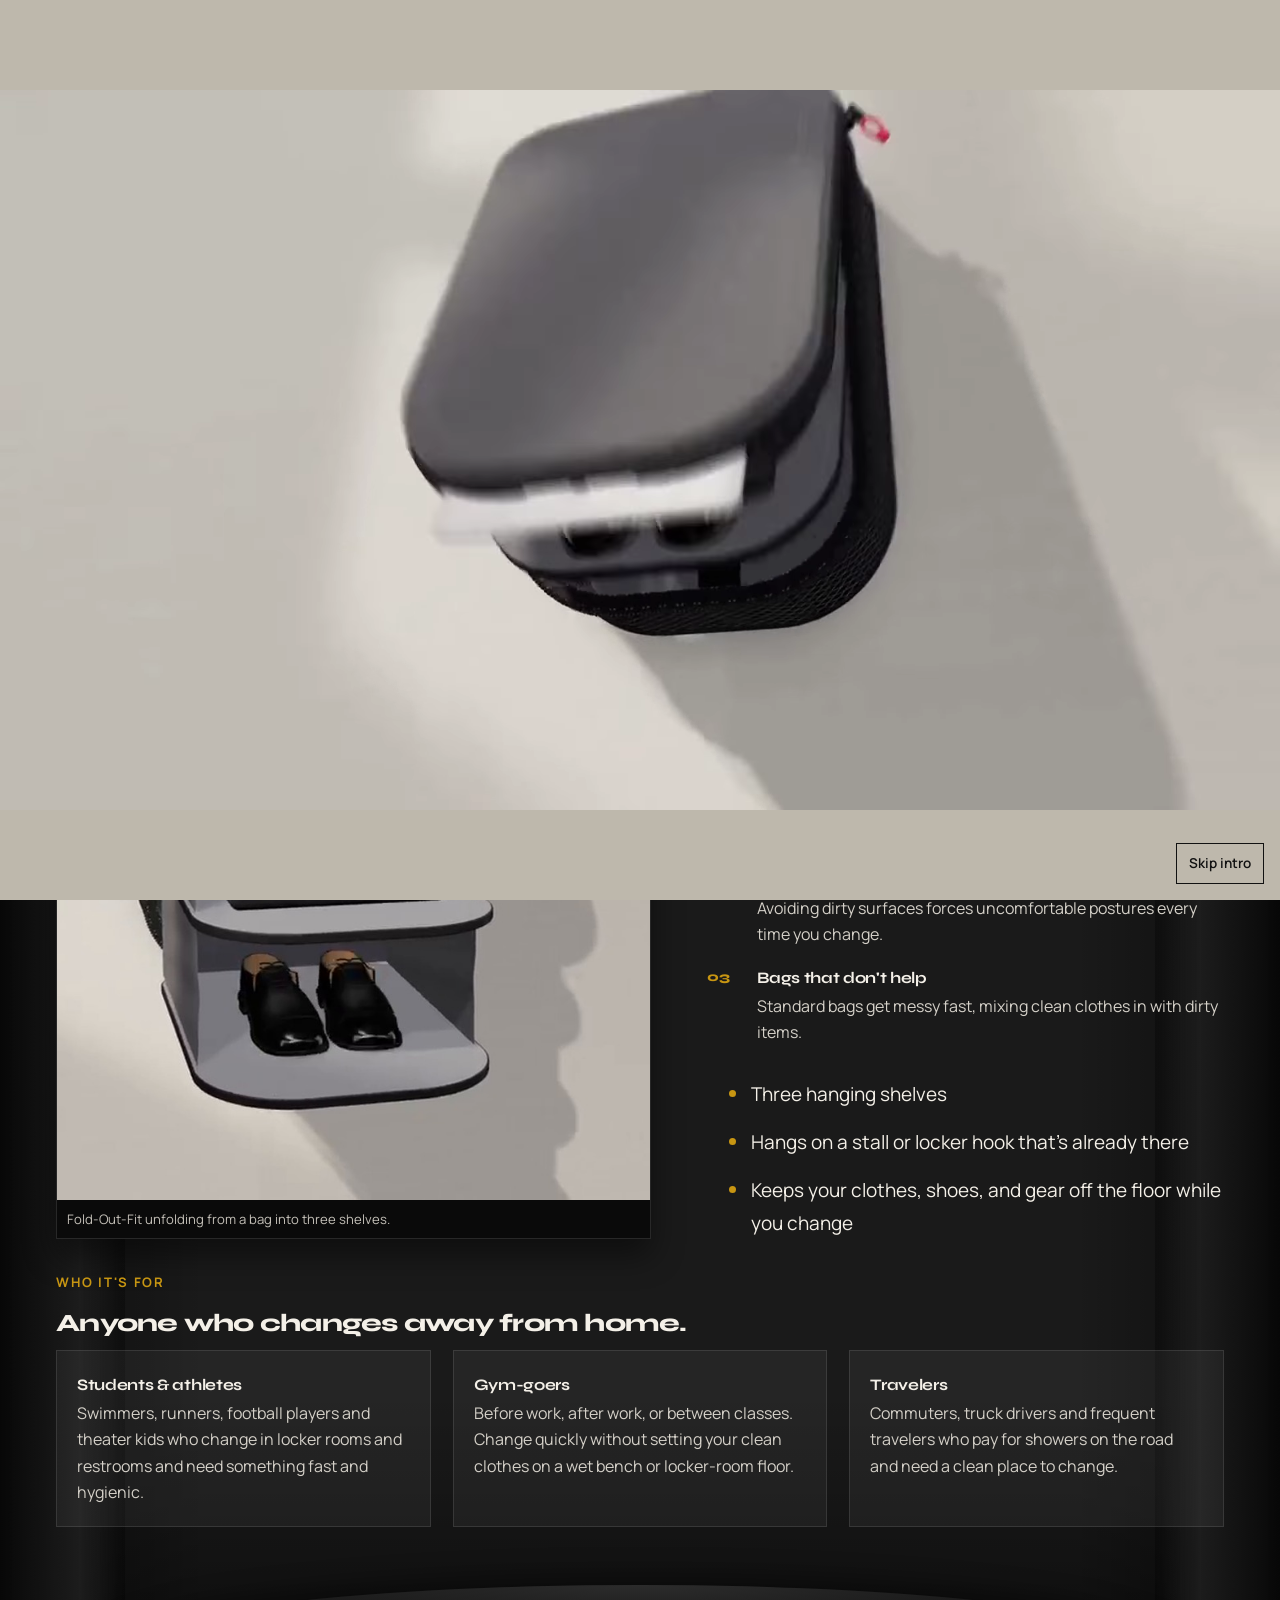
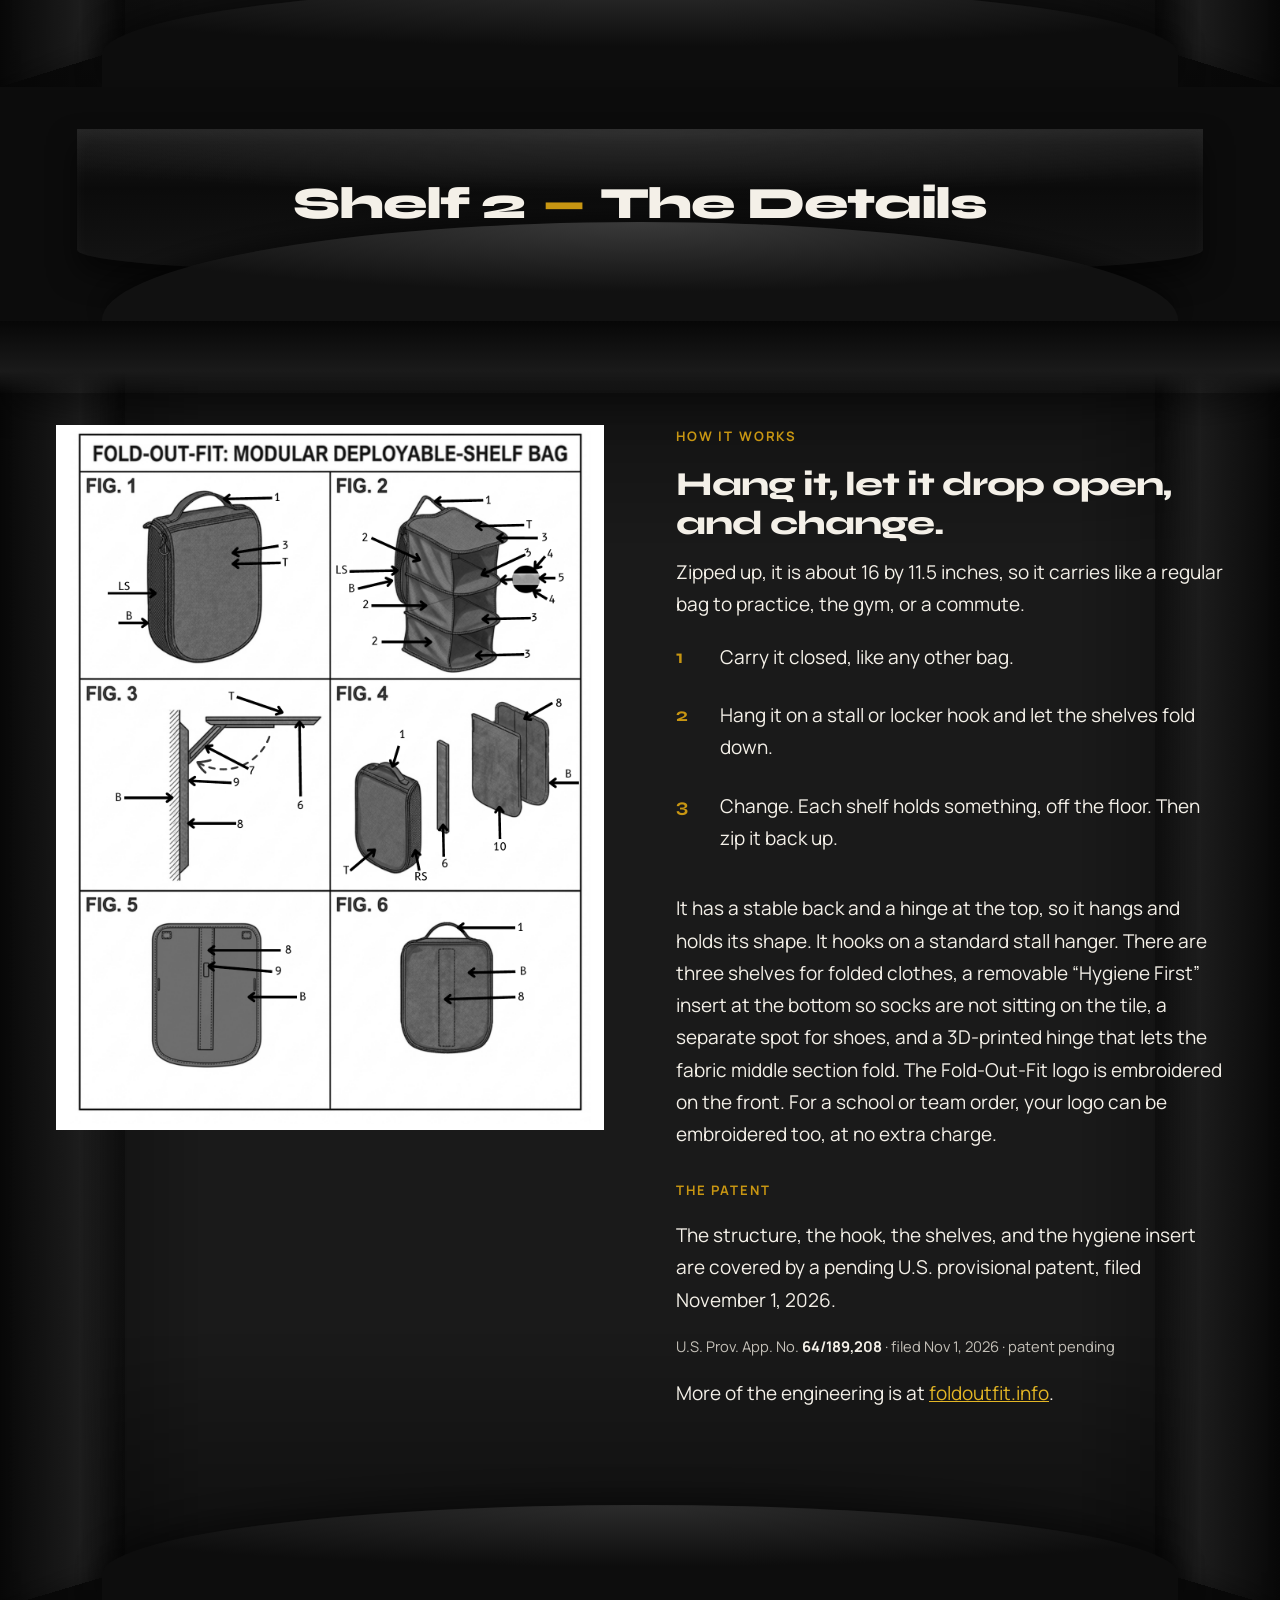
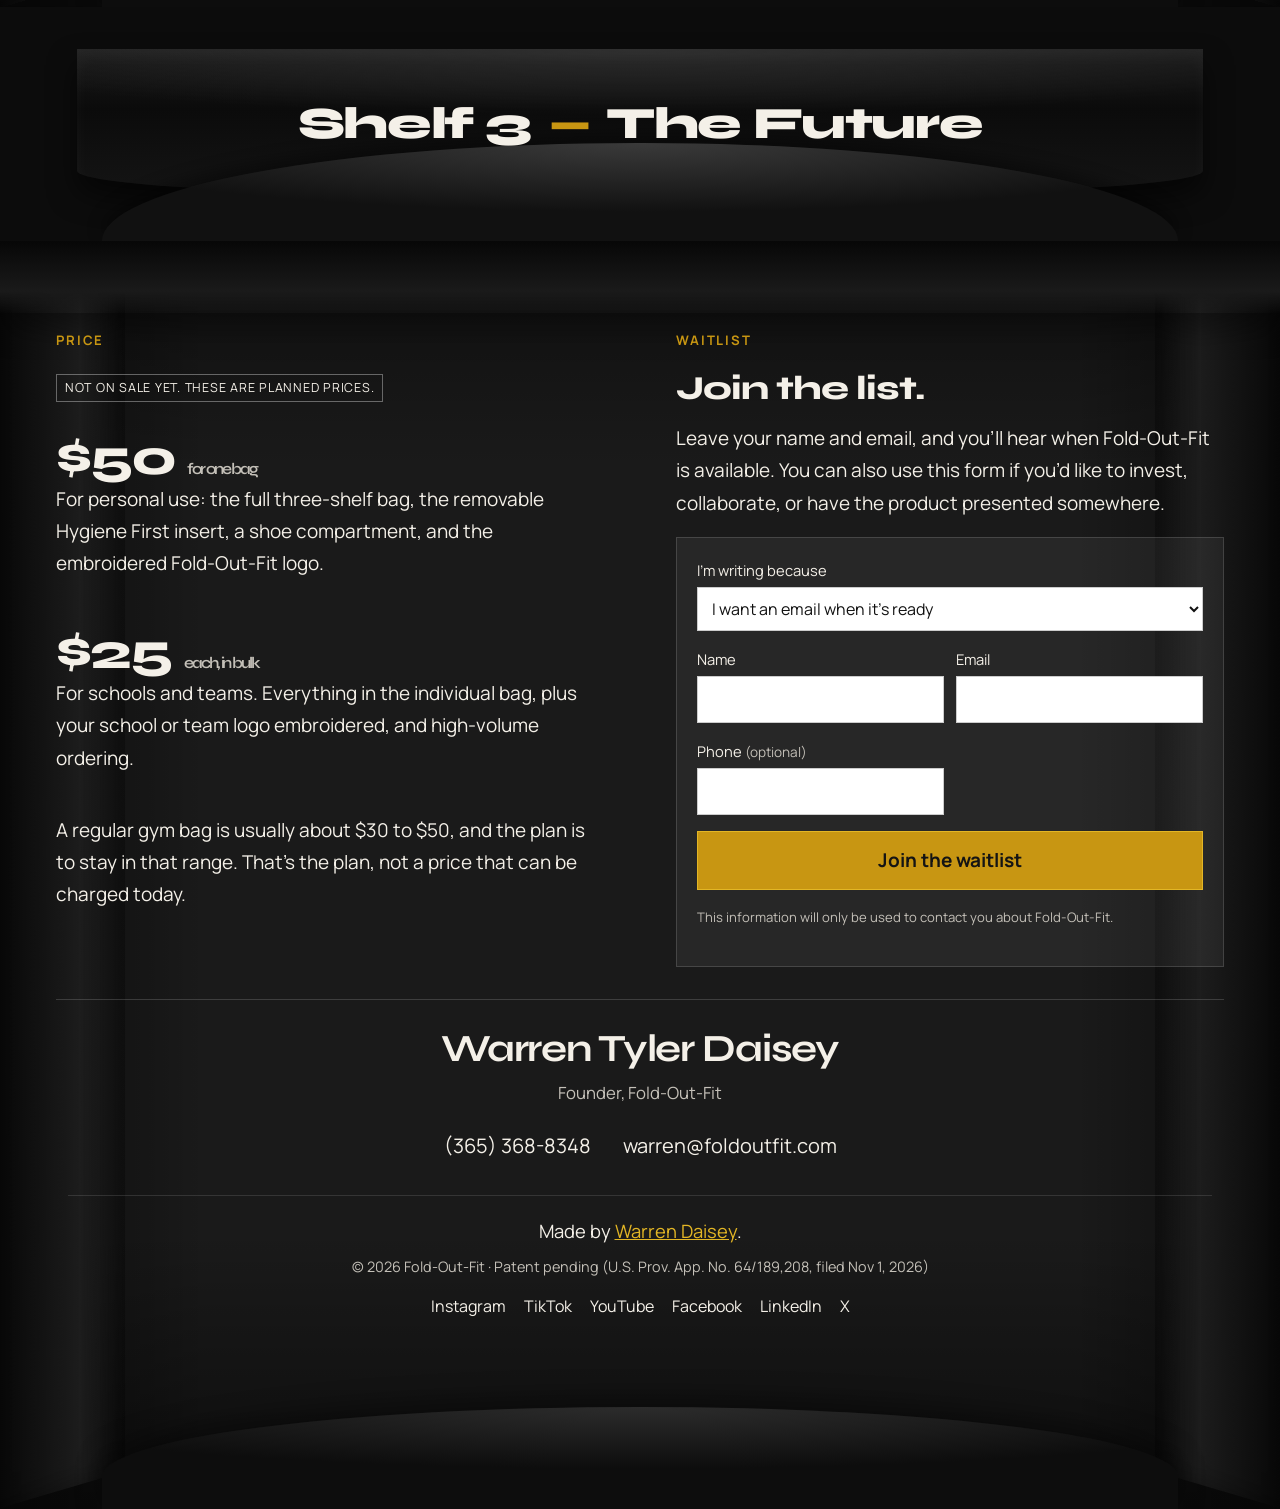
<file: style1/index.html>
<!DOCTYPE html>
<html lang="en">
<head>
<meta charset="utf-8">
<meta name="viewport" content="width=device-width, initial-scale=1">
<title>Fold-Out-Fit | Inside the shelves</title>
<meta name="description" content="An interactive look at Fold-Out-Fit, the patent-pending bag that hooks on a stall or locker hook and unfolds into three shelves. Join the launch waitlist.">
<link rel="canonical" href="https://foldoutfit.com/">
<meta name="robots" content="noindex, follow">
<meta name="theme-color" content="#beb8ac">
<link rel="icon" href="favicon.svg" type="image/svg+xml">
<meta property="og:type" content="website">
<meta property="og:site_name" content="Fold-Out-Fit">
<meta property="og:title" content="Fold-Out-Fit | Inside the shelves">
<meta property="og:description" content="Hook it on a stall or locker hook. Three shelves drop down, and your clothes stay off the floor while you change.">
<meta property="og:url" content="https://foldoutfit.com/style1/">
<meta property="og:image" content="https://foldoutfit.com/hero.jpg">
<meta property="og:image:alt" content="Fold-Out-Fit unfolded into a three-shelf organizer on a stall hook">
<link rel="preconnect" href="https://fonts.googleapis.com">
<link rel="preconnect" href="https://fonts.gstatic.com" crossorigin>
<link href="https://fonts.googleapis.com/css2?family=Manrope:wght@400;500;600;700&family=Syne:wght@600;700;800&display=swap" rel="stylesheet">
<link rel="preload" as="image" href="img/intro-poster.jpg">
<link rel="preload" as="video" href="img/intro-desktop.mp4" type="video/mp4" media="(min-width: 800px)">
<link rel="preload" as="video" href="img/intro-phone.mp4" type="video/mp4" media="(max-width: 799px)">
<link rel="stylesheet" href="styles.css">
</head>
<body class="intro-lock">
<a class="skip" href="#shelf1">Skip to content</a>

<div class="intro" id="intro" aria-hidden="false">
  <video id="introVid" muted playsinline webkit-playsinline autoplay preload="auto" poster="img/intro-poster.jpg" aria-label="Animation of Fold-Out-Fit unfolding from a bag into a three-shelf organizer on a wall"></video>
  <button type="button" class="skip-intro" id="skipIntro">Skip intro</button>
</div>

<header class="bar">
  <div class="bar-inner">
    <a class="logo" href="https://foldoutfit.com/">
      <svg viewBox="0 0 20 32" aria-hidden="true" focusable="false">
        <rect x="7" y="0" width="6" height="3" rx="0.6" fill="#c89612" stroke="#f4f0e8" stroke-width="0.8"/>
        <rect x="9" y="2.5" width="2" height="6" fill="#c89612" stroke="#f4f0e8" stroke-width="0.8"/>
        <path d="M10 8.5c5 0 7 4 7 7.2C17 20.8 13.6 24 9.2 24 6.2 24 4 22.4 4 20c0-1.5 1-2.6 2.5-2.6" fill="none" stroke="#c89612" stroke-width="2.4" stroke-linecap="round"/>
      </svg>
      Fold-Out-Fit
    </a>
  </div>
  <nav class="tabs" id="shelfTabs" aria-label="Shelves">
    <a href="#shelf1" data-n="1" aria-current="true">The Basics</a>
    <a href="#shelf2" data-n="2">The Details</a>
    <a href="#shelf3" data-n="3">The Future</a>
  </nav>
</header>

<main>
  <section class="shelf" id="shelf1" data-n="1" aria-labelledby="label1">
    <div class="sep">
      <div class="sep-body"></div><div class="sep-front"></div>
      <p class="sep-label" id="label1">Shelf 1 <span class="sep-dash">—</span> The Basics</p>
    </div>
    <div class="compartment">
      <div class="side side-l" aria-hidden="true"></div>
      <div class="side side-r" aria-hidden="true"></div>
      <div class="ceiling" aria-hidden="true"></div>
      <div class="floor" aria-hidden="true"></div>
      <div class="inner shelf1-inner">
        <div class="shelf1-grid">
          <figure class="media-frame media-fill">
            <video id="unfoldVid" class="shelf-vid" muted loop playsinline webkit-playsinline preload="metadata" poster="img/bag-open.jpg" aria-label="Animation of Fold-Out-Fit unfolding from a bag into a three-shelf organizer">
              <source src="../unfold.mp4" type="video/mp4">
              Sorry, your browser can’t play this video.
            </video>
            <figcaption>Fold-Out-Fit unfolding from a bag into three shelves.</figcaption>
          </figure>
          <div class="copy shelf1-copy">
            <div class="s1-intro">
              <p class="k">The bag</p>
              <h1>A bag that unfolds into a closet.</h1>
            </div>

            <div class="s1-block">
              <p class="k">The problem</p>
              <h2>The balancing act.</h2>
              <p>Public restrooms and locker rooms almost never give you a clean surface to change on. So everyone improvises.</p>
              <ol class="pains">
                <li>
                  <span class="n" aria-hidden="true">01</span>
                  <div>
                    <strong>Awkwardly holding clean clothes</strong>
                    <p>Keeping clean clothing separate and managed is a struggle with nowhere to put it.</p>
                  </div>
                </li>
                <li>
                  <span class="n" aria-hidden="true">02</span>
                  <div>
                    <strong>Balancing on one foot</strong>
                    <p>Avoiding dirty surfaces forces uncomfortable postures every time you change.</p>
                  </div>
                </li>
                <li>
                  <span class="n" aria-hidden="true">03</span>
                  <div>
                    <strong>Bags that don't help</strong>
                    <p>Standard bags get messy fast, mixing clean clothes in with dirty items.</p>
                  </div>
                </li>
              </ol>
            </div>

            <ul class="points">
              <li>Three hanging shelves</li>
              <li>Hangs on a stall or locker hook that's already there</li>
              <li>Keeps your clothes, shoes, and gear off the floor while you change</li>
            </ul>
          </div>

          <div class="s1-block s1-audience">
            <p class="k">Who it's for</p>
            <h2 class="s1-sub">Anyone who changes away from home.</h2>
            <ul class="audience">
              <li>
                <strong>Students &amp; athletes</strong>
                <p>Swimmers, runners, football players and theater kids who change in locker rooms and restrooms and need something fast and hygienic.</p>
              </li>
              <li>
                <strong>Gym-goers</strong>
                <p>Before work, after work, or between classes. Change quickly without setting your clean clothes on a wet bench or locker-room floor.</p>
              </li>
              <li>
                <strong>Travelers</strong>
                <p>Commuters, truck drivers and frequent travelers who pay for showers on the road and need a clean place to change.</p>
              </li>
            </ul>
          </div>
        </div>
      </div>
    </div>
  </section>

  <section class="shelf" id="shelf2" data-n="2" aria-labelledby="label2">
    <div class="sep">
      <div class="sep-body"></div><div class="sep-front"></div>
      <p class="sep-label" id="label2">Shelf 2 <span class="sep-dash">—</span> The Details</p>
    </div>
    <div class="compartment">
      <div class="side side-l" aria-hidden="true"></div>
      <div class="side side-r" aria-hidden="true"></div>
      <div class="ceiling" aria-hidden="true"></div>
      <div class="floor" aria-hidden="true"></div>
      <div class="inner">
        <div class="split split-top">
          <div class="plate">
            <button type="button" id="drawOpen" aria-label="Enlarge the patent drawings">
              <img src="../drawings.png" width="1360" height="1760" alt="Patent drawings of the Fold-Out-Fit bag and unfolding three-shelf system, figures 1 through 6" loading="lazy">
            </button>
          </div>
          <div class="copy">
            <p class="k">How it works</p>
            <h2>Hang it, let it drop open, and change.</h2>
            <p>Zipped up, it is about 16 by 11.5 inches, so it carries like a regular bag to practice, the gym, or a commute.</p>
            <ol class="steps">
              <li><span class="n">1</span><span>Carry it closed, like any other bag.</span></li>
              <li><span class="n">2</span><span>Hang it on a stall or locker hook and let the shelves fold down.</span></li>
              <li><span class="n">3</span><span>Change. Each shelf holds something, off the floor. Then zip it back up.</span></li>
            </ol>
            <p>It has a stable back and a hinge at the top, so it hangs and holds its shape. It hooks on a standard stall hanger. There are three shelves for folded clothes, a removable “Hygiene First” insert at the bottom so socks are not sitting on the tile, a separate spot for shoes, and a 3D-printed hinge that lets the fabric middle section fold. The Fold-Out-Fit logo is embroidered on the front. For a school or team order, your logo can be embroidered too, at no extra charge.</p>
            <p class="k spaced">The patent</p>
            <p>The structure, the hook, the shelves, and the hygiene insert are covered by a pending U.S. provisional patent, filed November 1, 2026.</p>
            <p class="patent-meta">U.S. Prov. App. No. <b>64/189,208</b> · filed Nov 1, 2026 · patent pending</p>
            <p>More of the engineering is at <a href="https://foldoutfit.info">foldoutfit.info</a>.</p>
          </div>
        </div>
      </div>
    </div>
  </section>

  <section class="shelf" id="shelf3" data-n="3" aria-labelledby="label3">
    <div class="sep">
      <div class="sep-body"></div><div class="sep-front"></div>
      <p class="sep-label" id="label3">Shelf 3 <span class="sep-dash">—</span> The Future</p>
    </div>
    <div class="compartment">
      <div class="side side-l" aria-hidden="true"></div>
      <div class="side side-r" aria-hidden="true"></div>
      <div class="ceiling" aria-hidden="true"></div>
      <div class="floor" aria-hidden="true"></div>
      <div class="inner">
        <div class="split split-top">
          <div class="copy">
            <p class="k">Price</p>
            <p class="notyet">Not on sale yet. These are planned prices.</p>
            <div class="prices">
              <div>
                <div class="amt">$50 <small>for one bag</small></div>
                <p>For personal use: the full three-shelf bag, the removable Hygiene First insert, a shoe compartment, and the embroidered Fold-Out-Fit logo.</p>
              </div>
              <div>
                <div class="amt">$25 <small>each, in bulk</small></div>
                <p>For schools and teams. Everything in the individual bag, plus your school or team logo embroidered, and high-volume ordering.</p>
              </div>
            </div>
            <p>A regular gym bag is usually about $30 to $50, and the plan is to stay in that range. That’s the plan, not a price that can be charged today.</p>
          </div>
          <div class="copy">
            <p class="k">Waitlist</p>
            <h2>Join the list.</h2>
            <p>Leave your name and email, and you’ll hear when Fold-Out-Fit is available. You can also use this form if you’d like to invest, collaborate, or have the product presented somewhere.</p>
            <form class="mail" id="fofForm" action="https://formspree.io/f/xbggprba" method="POST">
              <label for="interest">I’m writing because
                <select name="interest" id="interest">
                  <option value="Notify me at launch" selected>I want an email when it’s ready</option>
                  <option value="Potential investor">I’m interested as an investor</option>
                  <option value="Collaborator">I want to collaborate</option>
                  <option value="Presentation request">I’d like a presentation</option>
                </select>
              </label>
              <div class="row">
                <label for="name">Name<input type="text" id="name" name="name" autocomplete="name" required></label>
                <label for="email">Email<input type="email" id="email" name="email" autocomplete="email" required></label>
              </div>
              <div class="row">
                <label for="phone"><span>Phone <span class="hint">(optional)</span></span><input type="tel" id="phone" name="phone" autocomplete="tel"></label>
                <label class="opt" id="orgField" for="organization">Organization<input type="text" id="organization" name="organization" autocomplete="organization"></label>
              </div>
              <label class="opt" id="msgField" for="msg">Message<textarea name="message" id="msg"></textarea></label>
              <input type="hidden" name="_subject" id="subj" value="Fold-Out-Fit: Notify me at launch">
              <label class="hp" aria-hidden="true">Leave blank<input type="text" name="_gotcha" tabindex="-1" autocomplete="off"></label>
              <button type="submit" class="btn" id="fofBtn">Join the waitlist</button>
              <div class="status" id="fofStatus" role="status" aria-live="polite"></div>
              <p class="fine">This information will only be used to contact you about Fold-Out-Fit.</p>
            </form>
          </div>
        </div>

        <div class="general">
          <div class="who">
            <b>Warren Tyler Daisey</b>
            <span>Founder, Fold-Out-Fit</span>
          </div>
          <p class="contact">
            <a href="tel:+13653688348">(365) 368-8348</a>
            <a href="mailto:warren@foldoutfit.com">warren@foldoutfit.com</a>
          </p>
          <footer class="colophon">
            <p class="made">Made by <a href="https://warrendaisey.com">Warren Daisey</a>.</p>
            <p class="legal">© 2026 Fold-Out-Fit · Patent pending (U.S. Prov. App. No. 64/189,208, filed Nov 1, 2026)</p>
            <div class="social">
              <a href="https://www.instagram.com/fold_out_fit/" rel="noopener" target="_blank">Instagram</a>
              <a href="https://www.tiktok.com/@foldoutfit" rel="noopener" target="_blank">TikTok</a>
              <a href="https://www.youtube.com/channel/UC7hKK4NZ58CgP8QDi2SP3aA" rel="noopener" target="_blank">YouTube</a>
              <a href="https://www.facebook.com/profile.php?id=61595972588469" rel="noopener" target="_blank">Facebook</a>
              <a href="https://www.linkedin.com/company/foldoutfit/" rel="noopener" target="_blank">LinkedIn</a>
              <a href="https://x.com/Fold_Out_Fit" rel="noopener" target="_blank">X</a>
            </div>
          </footer>
        </div>
      </div>
    </div>
  </section>
</main>

<div class="lightbox" id="lb" role="dialog" aria-modal="true" aria-label="Patent drawings" hidden>
  <button type="button" class="lb-close" id="lbClose" aria-label="Close">×</button>
  <img src="../drawings.png" width="1360" height="1760" alt="Patent drawings of the Fold-Out-Fit bag and unfolding three-shelf system, figures 1 through 6">
</div>

<script src="script.js"></script>
</body>
</html>
</file>
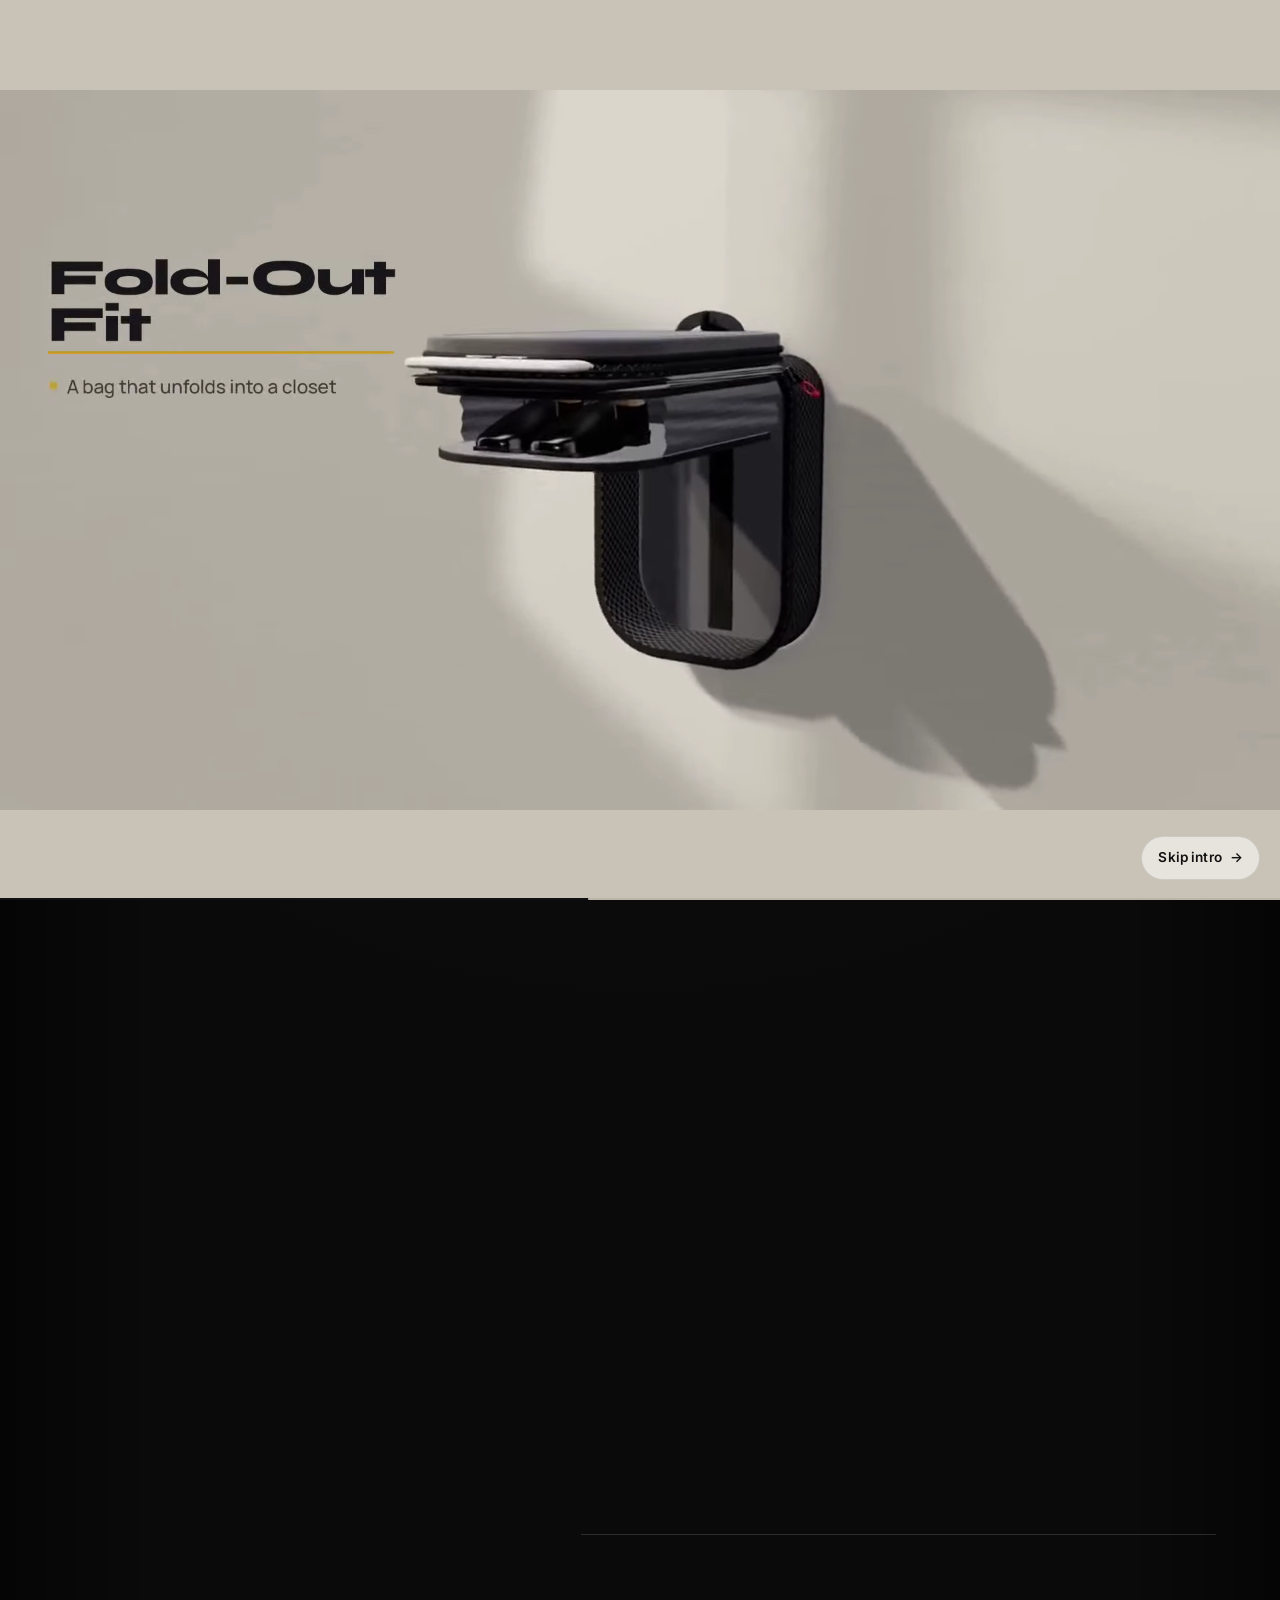
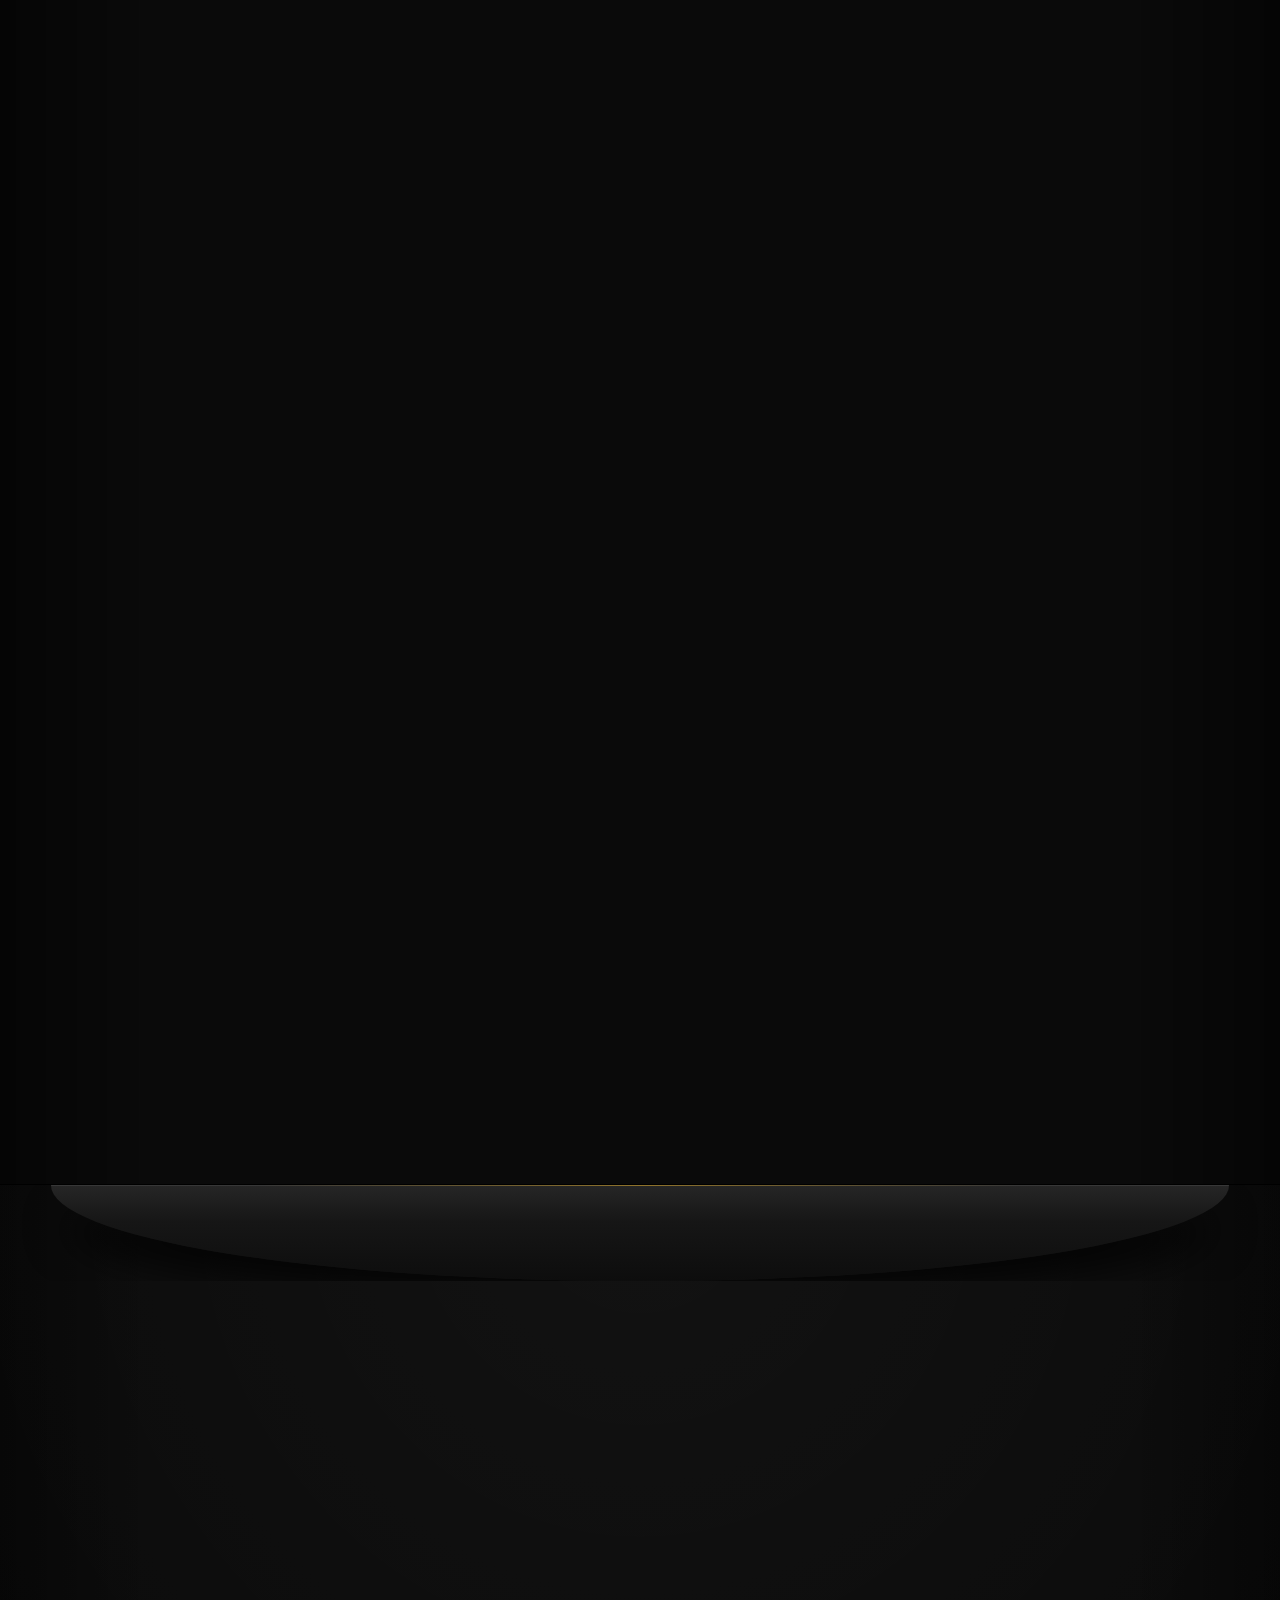
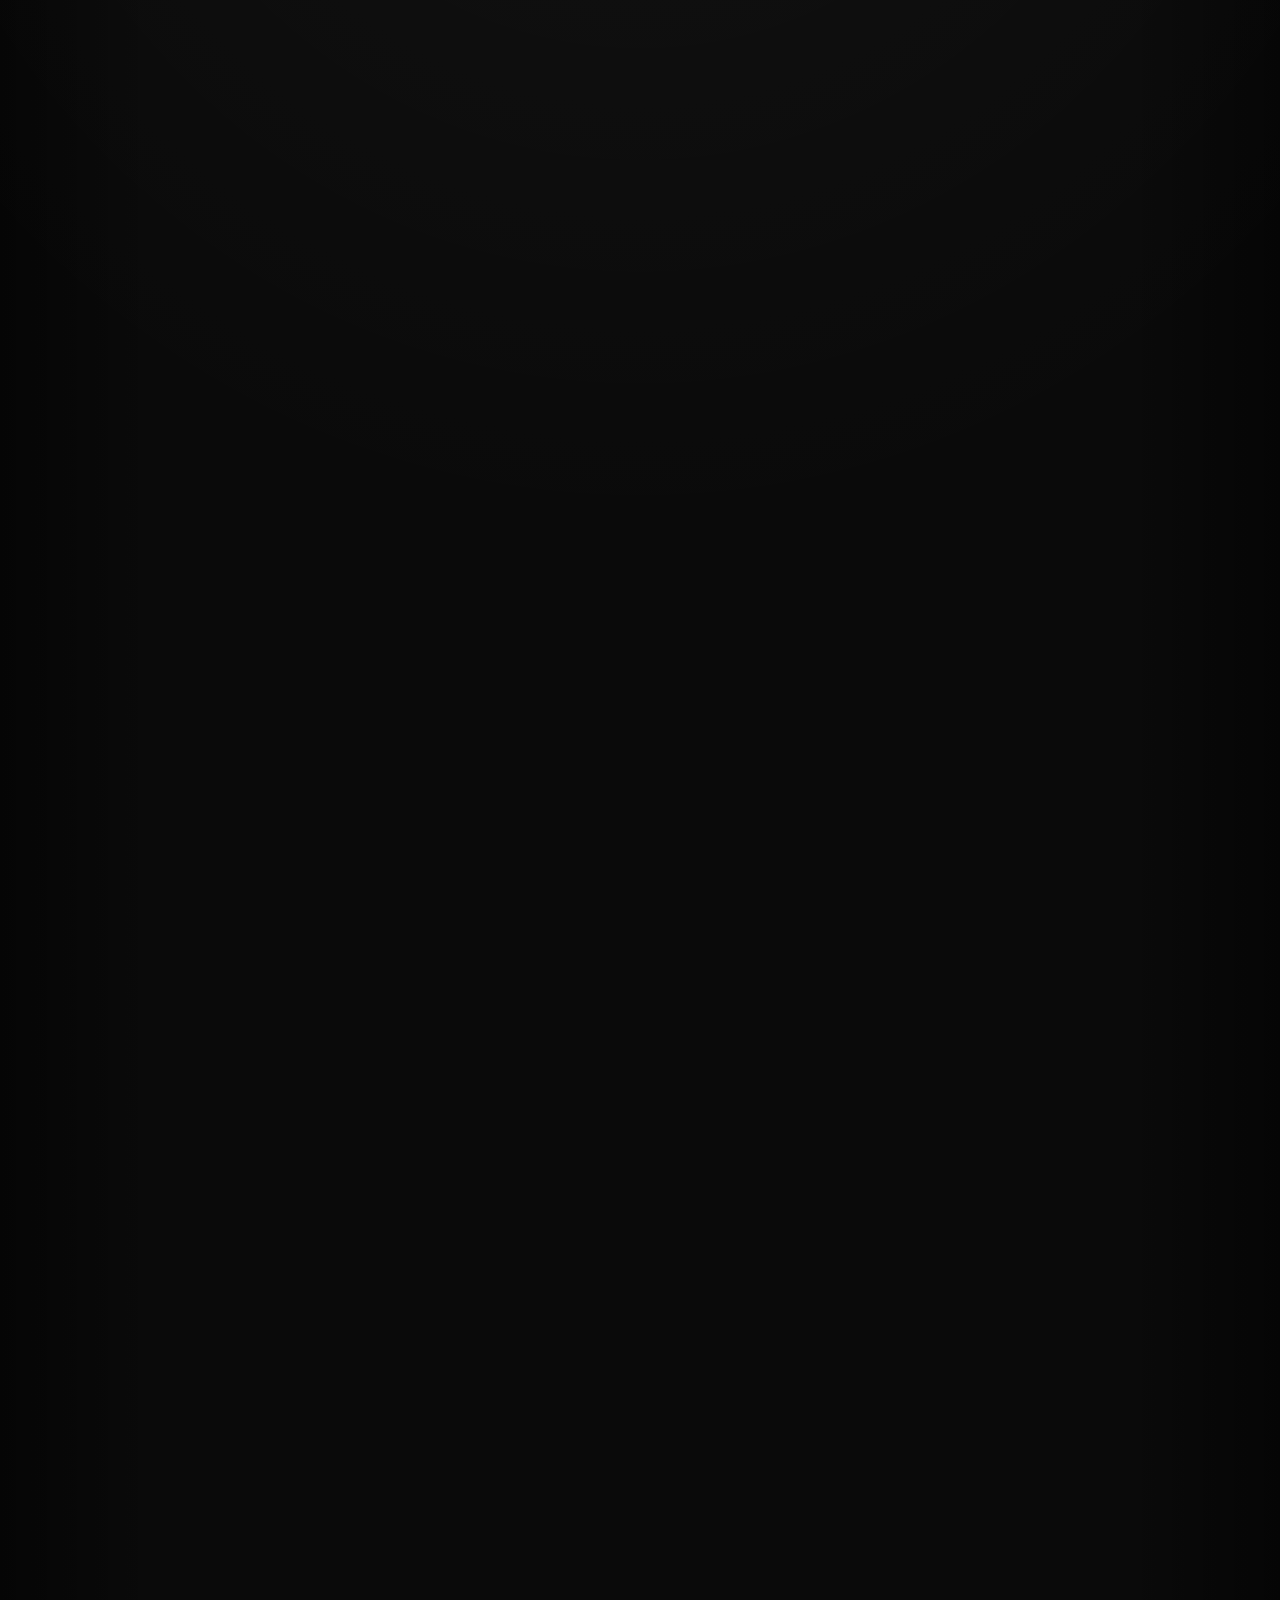
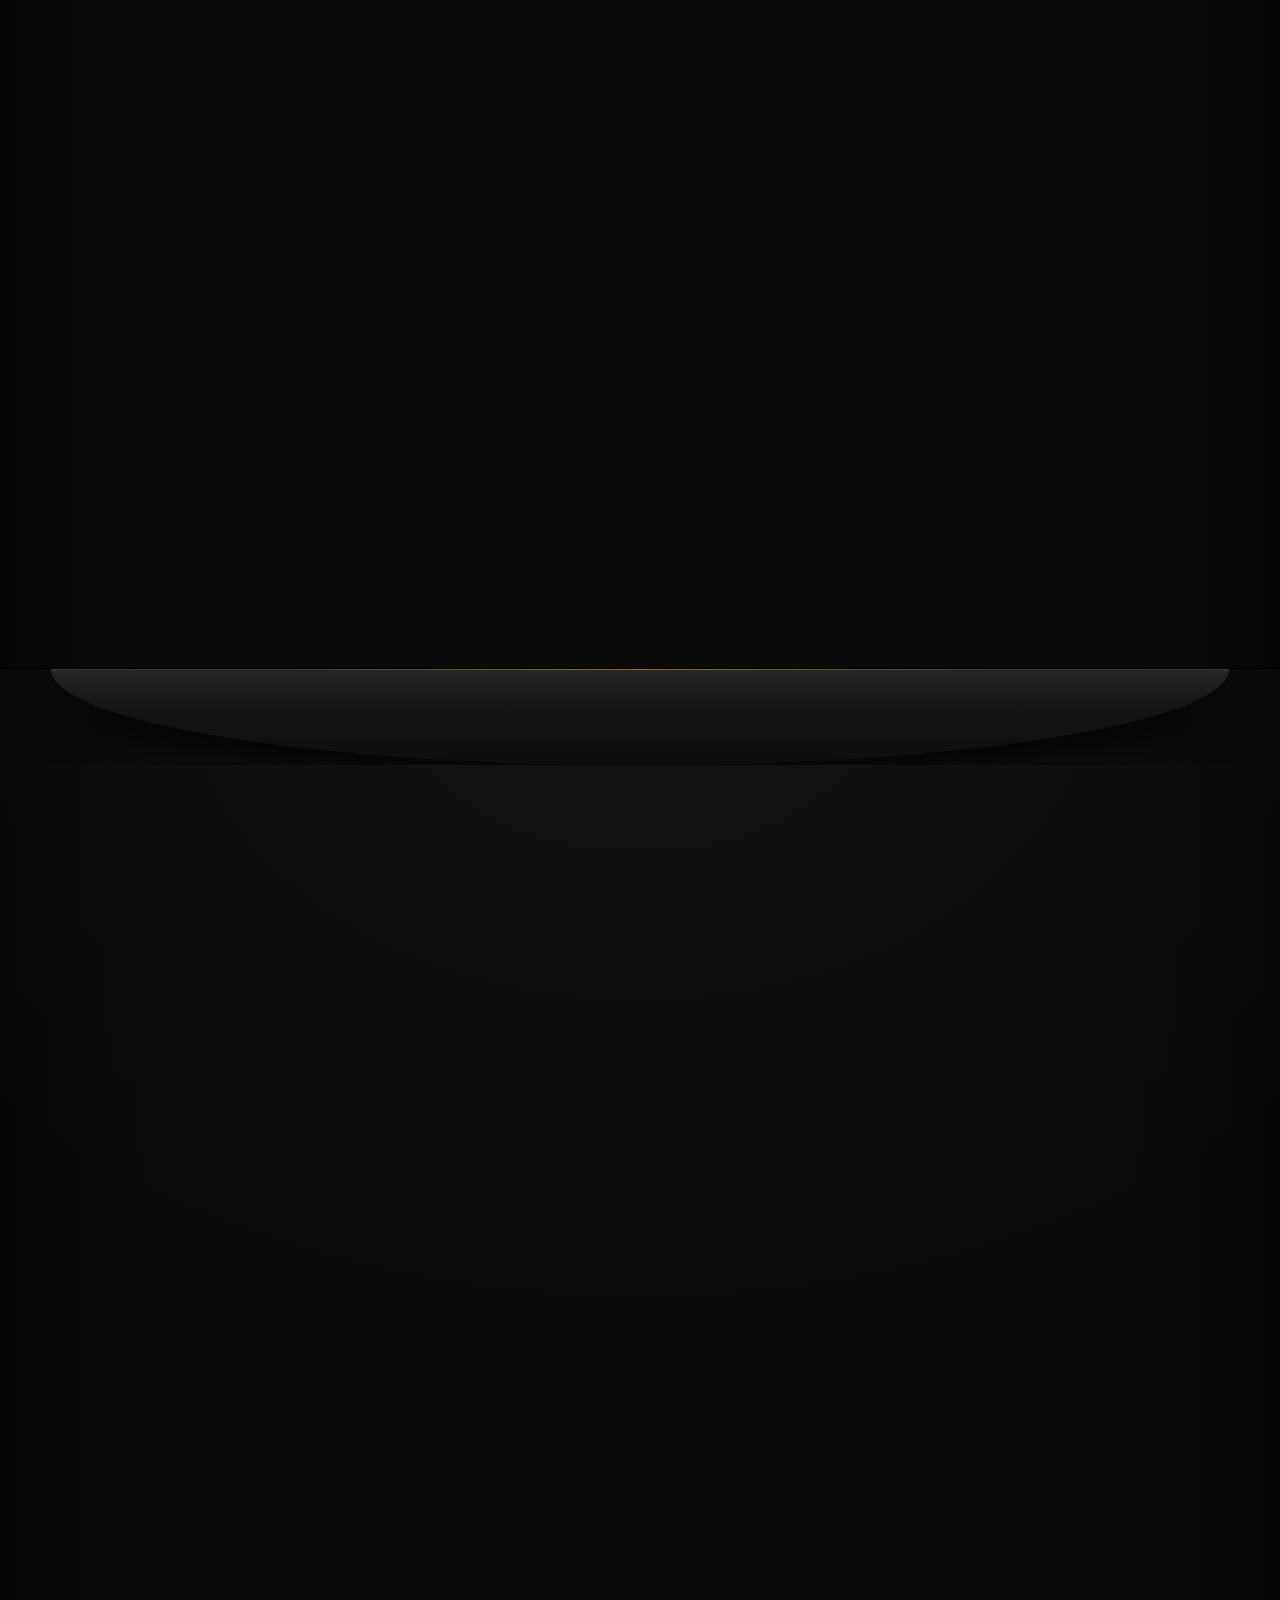
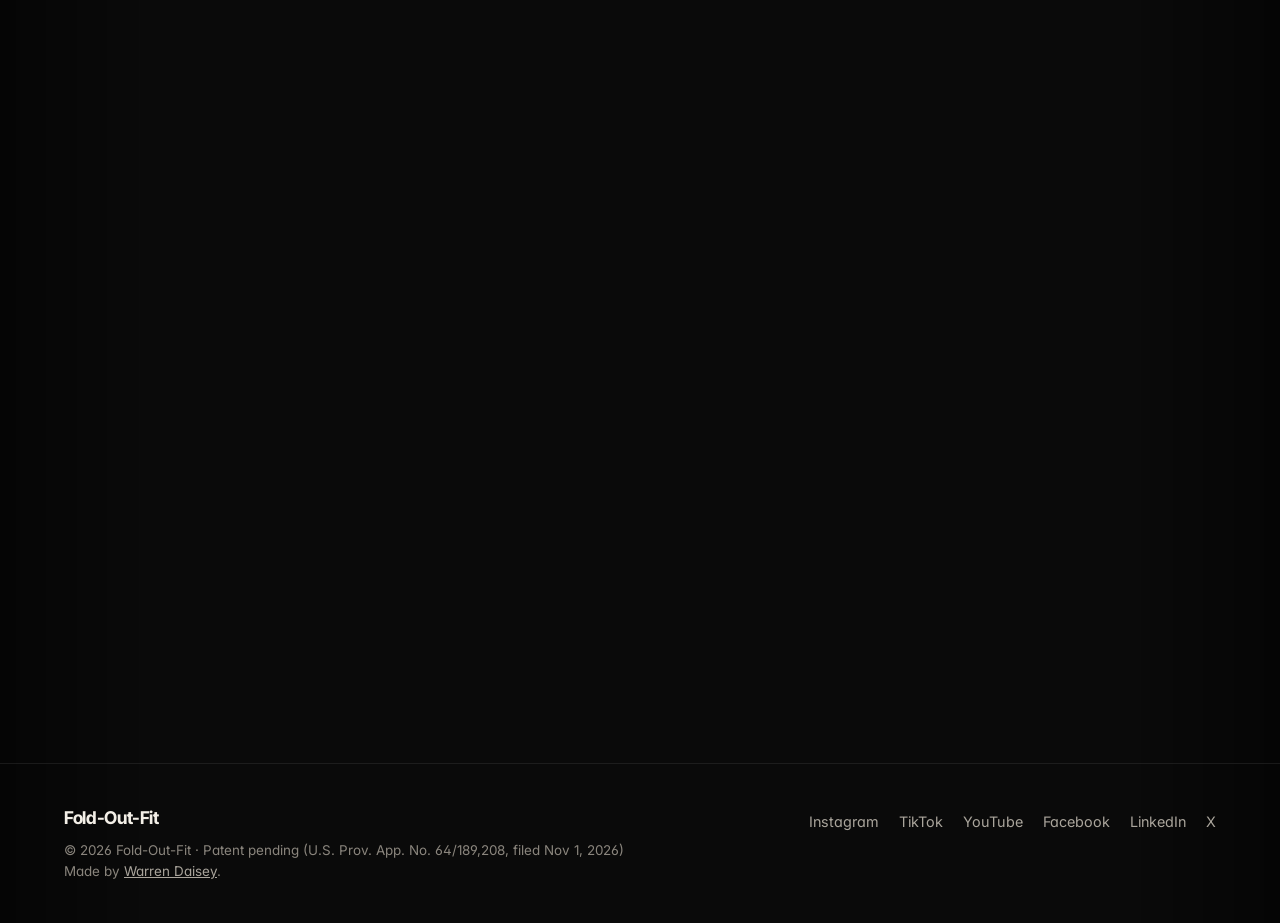
<file: style2/index.html>
<!DOCTYPE html>
<html lang="en">
<head>
<meta charset="utf-8">
<meta name="viewport" content="width=device-width, initial-scale=1, viewport-fit=cover">
<title>Fold-Out-Fit | A bag that unfolds into a closet</title>
<meta name="description" content="Fold-Out-Fit is the patent-pending bag that hooks on a stall or locker hook and unfolds into three shelves, so your clothes stay off the floor while you change. Join the launch waitlist.">
<link rel="canonical" href="https://foldoutfit.com/">
<meta name="robots" content="noindex, follow">
<meta name="theme-color" content="#c9c3b7">
<meta name="color-scheme" content="dark">
<link rel="icon" href="favicon.svg" type="image/svg+xml">
<meta property="og:type" content="website">
<meta property="og:site_name" content="Fold-Out-Fit">
<meta property="og:title" content="Fold-Out-Fit | A bag that unfolds into a closet">
<meta property="og:description" content="Hook it on a stall or locker hook. Three shelves drop down, and your clothes stay off the floor while you change.">
<meta property="og:url" content="https://foldoutfit.com/style2/">
<meta property="og:image" content="https://foldoutfit.com/hero.jpg">
<meta property="og:image:alt" content="Fold-Out-Fit unfolded into a three-shelf organizer on a stall hook">
<meta name="twitter:card" content="summary_large_image">
<link rel="preconnect" href="https://fonts.googleapis.com">
<link rel="preconnect" href="https://fonts.gstatic.com" crossorigin>
<link href="https://fonts.googleapis.com/css2?family=Inter+Tight:wght@500;600;700;800&family=Inter:wght@400;500;600&family=JetBrains+Mono:wght@500&display=swap" rel="stylesheet">
<link rel="preload" as="image" href="../style1/img/intro-poster.jpg">
<link rel="stylesheet" href="styles.css">
<script>document.documentElement.classList.add('js');</script>
</head>
<body class="intro-lock">
<a class="skip" href="#shelf1">Skip to content</a>

<div class="intro" id="intro">
  <video id="introVid" muted playsinline webkit-playsinline preload="auto" poster="../style1/img/intro-poster.jpg" aria-label="Animation of Fold-Out-Fit unfolding from a bag into a three-shelf organizer on a wall"></video>
  <div class="intro-ui">
    <div class="intro-progress" aria-hidden="true"><span id="introBar"></span></div>
    <button type="button" class="skip-intro" id="skipIntro">Skip intro <span aria-hidden="true">→</span></button>
  </div>
</div>

<header class="bar" id="bar">
  <div class="bar-inner">
    <a class="logo" href="https://foldoutfit.com/" aria-label="Fold-Out-Fit home">
      <svg viewBox="0 0 20 32" aria-hidden="true" focusable="false">
        <rect x="7" y="0" width="6" height="3" rx="0.6" fill="currentColor"/>
        <rect x="9" y="2.5" width="2" height="6" fill="currentColor"/>
        <path d="M10 8.5c5 0 7 4 7 7.2C17 20.8 13.6 24 9.2 24 6.2 24 4 22.4 4 20c0-1.5 1-2.6 2.5-2.6" fill="none" stroke="currentColor" stroke-width="2.4" stroke-linecap="round"/>
      </svg>
      <span>Fold-Out-Fit</span>
    </a>
    <nav class="tabs" id="shelfTabs" aria-label="Shelves">
      <span class="tab-pill" id="tabPill" aria-hidden="true"></span>
      <a href="#shelf1" data-n="1" aria-current="true"><span class="tab-n">01</span>The Basics</a>
      <a href="#shelf2" data-n="2"><span class="tab-n">02</span>The Details</a>
      <a href="#shelf3" data-n="3"><span class="tab-n">03</span>The Future</a>
    </nav>
    <a class="bar-cta" href="#waitlist">Join the waitlist</a>
  </div>
  <div class="progress" aria-hidden="true"><span id="progress"></span></div>
</header>

<main>
  <!-- ============ SHELF 1 ============ -->
  <section class="shelf" id="shelf1" data-n="1" aria-labelledby="t1">
    <div class="lip" aria-hidden="true"><div class="lip-face"></div></div>
    <div class="wrap">
      <header class="shelf-head reveal">
        <p class="eyebrow"><span class="mono">Shelf 01</span> The Basics</p>
        <h1 id="t1" class="display">A bag that unfolds<br class="br-lg"> into a closet.</h1>
        <ul class="chips" aria-label="At a glance">
          <li>Three hanging shelves</li>
          <li>Hangs on a stall or locker hook that’s already there</li>
          <li>Keeps your clothes, shoes, and gear off the floor while you change</li>
        </ul>
      </header>

      <figure class="film reveal">
        <div class="film-media">
          <video id="unfoldVid" muted loop playsinline webkit-playsinline preload="none" poster="img/unfold-poster.jpg" aria-label="Animation of Fold-Out-Fit unfolding from a bag into a three-shelf organizer">
            <source src="../unfold.mp4" type="video/mp4">
          </video>
          <button type="button" class="film-toggle" id="filmToggle" aria-label="Pause animation" aria-pressed="false">
            <svg class="i-pause" viewBox="0 0 24 24" aria-hidden="true"><rect x="6" y="5" width="4" height="14" rx="1"/><rect x="14" y="5" width="4" height="14" rx="1"/></svg>
            <svg class="i-play" viewBox="0 0 24 24" aria-hidden="true"><path d="M8 5.5v13a1 1 0 0 0 1.5.86l10.5-6.5a1 1 0 0 0 0-1.72L9.5 4.64A1 1 0 0 0 8 5.5z"/></svg>
          </button>
        </div>
        <figcaption>Fold-Out-Fit unfolding from a bag into three shelves.</figcaption>
      </figure>

      <div class="problem">
        <div class="problem-intro reveal">
          <p class="eyebrow">The problem</p>
          <h2 class="h2">The balancing act.</h2>
          <p class="lede">Public restrooms and locker rooms almost never give you a clean surface to change on. So everyone improvises.</p>
        </div>
        <ol class="pains">
          <li class="reveal">
            <span class="num" aria-hidden="true">01</span>
            <h3>Awkwardly holding clean clothes</h3>
            <p>Keeping clean clothing separate and managed is a struggle with nowhere to put it.</p>
          </li>
          <li class="reveal">
            <span class="num" aria-hidden="true">02</span>
            <h3>Balancing on one foot</h3>
            <p>Avoiding dirty surfaces forces uncomfortable postures every time you change.</p>
          </li>
          <li class="reveal">
            <span class="num" aria-hidden="true">03</span>
            <h3>Bags that don’t help</h3>
            <p>Standard bags get messy fast, mixing clean clothes in with dirty items.</p>
          </li>
        </ol>
      </div>

      <div class="audience-block">
        <div class="center-head reveal">
          <p class="eyebrow">Who it’s for</p>
          <h2 class="h2">Anyone who changes away from home.</h2>
        </div>
        <ul class="cards cards-3">
          <li class="card reveal">
            <svg class="card-ico" viewBox="0 0 24 24" aria-hidden="true"><path d="M12 3l9 4.5-9 4.5-9-4.5L12 3z"/><path d="M6.5 9.8V15c0 1.6 2.5 3 5.5 3s5.5-1.4 5.5-3V9.8"/></svg>
            <h3>Students &amp; athletes</h3>
            <p>Swimmers, runners, football players and theater kids who change in locker rooms and restrooms and need something fast and hygienic.</p>
          </li>
          <li class="card reveal">
            <svg class="card-ico" viewBox="0 0 24 24" aria-hidden="true"><path d="M3 10v4M21 10v4M6 7v10M18 7v10M6 12h12"/></svg>
            <h3>Gym-goers</h3>
            <p>Before work, after work, or between classes. Change quickly without setting your clean clothes on a wet bench or locker-room floor.</p>
          </li>
          <li class="card reveal">
            <svg class="card-ico" viewBox="0 0 24 24" aria-hidden="true"><path d="M10.5 13.5L3 11l1.5-1.5 7 1 4-4.5c.8-.8 2.2-.8 3 0s.8 2.2 0 3l-4.5 4 1 7L13.5 21 11 13.5"/></svg>
            <h3>Travelers</h3>
            <p>Commuters, truck drivers and frequent travelers who pay for showers on the road and need a clean place to change.</p>
          </li>
        </ul>
      </div>
    </div>
  </section>

  <!-- ============ SHELF 2 ============ -->
  <section class="shelf" id="shelf2" data-n="2" aria-labelledby="t2">
    <div class="lip" aria-hidden="true"><div class="lip-face"></div></div>
    <div class="wrap">
      <header class="shelf-head reveal">
        <p class="eyebrow"><span class="mono">Shelf 02</span> The Details</p>
        <h2 id="t2" class="display">Hang it, let it drop open, and change.</h2>
        <p class="lede center">Zipped up, it is about 16 by 11.5 inches, so it carries like a regular bag to practice, the gym, or a commute.</p>
      </header>

      <ol class="steps">
        <li class="step reveal">
          <div class="step-media"><img src="../folded.jpg" width="1050" height="1400" loading="lazy" decoding="async" alt="Fold-Out-Fit zipped closed as a compact gray bag hanging on a wall hook"></div>
          <div class="step-body"><span class="num">Step 1</span><p>Carry it closed, like any other bag.</p></div>
        </li>
        <li class="step reveal">
          <div class="step-media"><img src="../side.jpg" width="1050" height="1400" loading="lazy" decoding="async" alt="Side view of Fold-Out-Fit on a stall hook with its shelves folded down"></div>
          <div class="step-body"><span class="num">Step 2</span><p>Hang it on a stall or locker hook and let the shelves fold down.</p></div>
        </li>
        <li class="step reveal">
          <div class="step-media"><img src="../hero.jpg" width="1050" height="1400" loading="lazy" decoding="async" alt="Front view of Fold-Out-Fit fully open with three shelves on a restroom stall door"></div>
          <div class="step-body"><span class="num">Step 3</span><p>Change. Each shelf holds something, off the floor. Then zip it back up.</p></div>
        </li>
      </ol>

      <div class="build">
        <div class="build-copy reveal">
          <p class="eyebrow">How it’s built</p>
          <h2 class="h2">Built to hang and hold its shape.</h2>
          <p class="lede">It has a stable back and a hinge at the top, so it hangs and holds its shape. It hooks on a standard stall hanger.</p>
          <dl class="specs">
            <div><dt>Closed size</dt><dd>About 16 × 11.5 in</dd></div>
            <div><dt>Hangs on</dt><dd>A standard stall or locker hook</dd></div>
            <div><dt>Shelves</dt><dd>Three, for folded clothes</dd></div>
            <div><dt>Hygiene First</dt><dd>A removable insert at the bottom, so socks are not sitting on the tile</dd></div>
            <div><dt>Shoes</dt><dd>A separate spot, away from clean clothes</dd></div>
            <div><dt>Hinge</dt><dd>3D-printed, so the fabric middle section can fold</dd></div>
            <div><dt>Logo</dt><dd>Fold-Out-Fit embroidered on the front. For a school or team order, your logo can be embroidered too, at no extra charge.</dd></div>
          </dl>
        </div>
        <div class="plate reveal">
          <button type="button" id="drawOpen" class="plate-btn" aria-haspopup="dialog" aria-label="Enlarge the patent drawings">
            <img src="../drawings.png" width="1360" height="1760" loading="lazy" decoding="async" alt="Patent drawings of the Fold-Out-Fit bag and unfolding three-shelf system, figures 1 through 6">
            <span class="plate-hint"><svg viewBox="0 0 24 24" aria-hidden="true"><path d="M15 3h6v6M9 21H3v-6M21 3l-7 7M3 21l7-7"/></svg>Enlarge</span>
          </button>
        </div>
      </div>

      <div class="patent reveal">
        <div>
          <p class="eyebrow">The patent</p>
          <p class="patent-lede">The structure, the hook, the shelves, and the hygiene insert are covered by a pending U.S. provisional patent, filed November 1, 2026.</p>
          <p class="muted">More of the engineering is at <a class="link" href="https://foldoutfit.info">foldoutfit.info</a>.</p>
        </div>
        <div class="patent-card">
          <span class="mono">U.S. Prov. App. No.</span>
          <strong>64/189,208</strong>
          <span class="patent-meta">Filed Nov 1, 2026 <i aria-hidden="true">·</i> Patent pending</span>
        </div>
      </div>
    </div>
  </section>

  <!-- ============ SHELF 3 ============ -->
  <section class="shelf" id="shelf3" data-n="3" aria-labelledby="t3">
    <div class="lip" aria-hidden="true"><div class="lip-face"></div></div>
    <div class="wrap">
      <header class="shelf-head reveal">
        <p class="eyebrow"><span class="mono">Shelf 03</span> The Future</p>
        <h2 id="t3" class="display">Priced like a gym bag.</h2>
        <p class="notice"><span class="dot" aria-hidden="true"></span>Not on sale yet. These are planned prices.</p>
      </header>

      <div class="prices">
        <article class="price reveal">
          <p class="price-k">For one bag</p>
          <p class="amt">$50</p>
          <p>For personal use: the full three-shelf bag, the removable Hygiene First insert, a shoe compartment, and the embroidered Fold-Out-Fit logo.</p>
        </article>
        <article class="price price-feature reveal">
          <p class="price-k">Each, in bulk</p>
          <p class="amt">$25</p>
          <p>For schools and teams. Everything in the individual bag, plus your school or team logo embroidered, and high-volume ordering.</p>
        </article>
      </div>
      <p class="price-note reveal">A regular gym bag is usually about $30 to $50, and the plan is to stay in that range. That’s the plan, not a price that can be charged today.</p>

      <div class="join" id="waitlist">
        <div class="join-copy reveal">
          <p class="eyebrow">Waitlist</p>
          <h2 class="h2">Join the list.</h2>
          <p class="lede">Leave your name and email, and you’ll hear when Fold-Out-Fit is available. You can also use this form if you’d like to invest, collaborate, or have the product presented somewhere.</p>
          <div class="who">
            <p class="who-name">Warren Tyler Daisey</p>
            <p class="who-role">Founder, Fold-Out-Fit</p>
            <p class="contact">
              <a href="tel:+13653688348">(365) 368-8348</a>
              <a href="mailto:warren@foldoutfit.com">warren@foldoutfit.com</a>
            </p>
          </div>
        </div>
        <form class="form reveal" id="fofForm" action="https://formspree.io/f/xbggprba" method="POST" novalidate>
          <label class="field" for="interest"><span>I’m writing because</span>
            <span class="select">
              <select name="interest" id="interest">
                <option value="Notify me at launch" selected>I want an email when it’s ready</option>
                <option value="Potential investor">I’m interested as an investor</option>
                <option value="Collaborator">I want to collaborate</option>
                <option value="Presentation request">I’d like a presentation</option>
              </select>
            </span>
          </label>
          <div class="row">
            <label class="field" for="name"><span>Name</span><input type="text" id="name" name="name" autocomplete="name" required></label>
            <label class="field" for="email"><span>Email</span><input type="email" id="email" name="email" autocomplete="email" inputmode="email" required></label>
          </div>
          <div class="row">
            <label class="field" for="phone"><span>Phone <em>(optional)</em></span><input type="tel" id="phone" name="phone" autocomplete="tel"></label>
            <label class="field opt" id="orgField" for="organization"><span>Organization</span><input type="text" id="organization" name="organization" autocomplete="organization"></label>
          </div>
          <label class="field opt" id="msgField" for="msg"><span>Message</span><textarea name="message" id="msg" rows="4"></textarea></label>
          <input type="hidden" name="_subject" id="subj" value="Fold-Out-Fit: Notify me at launch">
          <label class="hp" aria-hidden="true">Leave blank<input type="text" name="_gotcha" tabindex="-1" autocomplete="off"></label>
          <button type="submit" class="btn" id="fofBtn">Join the waitlist</button>
          <div class="status" id="fofStatus" role="status" aria-live="polite"></div>
          <p class="fine">This information will only be used to contact you about Fold-Out-Fit.</p>
        </form>
      </div>
    </div>

    <footer class="foot">
      <div class="wrap foot-inner">
        <div class="foot-brand">
          <p class="foot-logo">Fold-Out-Fit</p>
          <p class="legal">© 2026 Fold-Out-Fit · Patent pending (U.S. Prov. App. No. 64/189,208, filed Nov 1, 2026)</p>
          <p class="legal">Made by <a href="https://warrendaisey.com">Warren Daisey</a>.</p>
        </div>
        <nav class="social" aria-label="Social">
          <a href="https://www.instagram.com/fold_out_fit/" rel="noopener" target="_blank">Instagram</a>
          <a href="https://www.tiktok.com/@foldoutfit" rel="noopener" target="_blank">TikTok</a>
          <a href="https://www.youtube.com/channel/UC7hKK4NZ58CgP8QDi2SP3aA" rel="noopener" target="_blank">YouTube</a>
          <a href="https://www.facebook.com/profile.php?id=61595972588469" rel="noopener" target="_blank">Facebook</a>
          <a href="https://www.linkedin.com/company/foldoutfit/" rel="noopener" target="_blank">LinkedIn</a>
          <a href="https://x.com/Fold_Out_Fit" rel="noopener" target="_blank">X</a>
        </nav>
      </div>
    </footer>
  </section>
</main>

<dialog class="lightbox" id="lb" aria-label="Patent drawings">
  <form method="dialog"><button class="lb-close" aria-label="Close">
    <svg viewBox="0 0 24 24" aria-hidden="true"><path d="M6 6l12 12M18 6L6 18"/></svg>
  </button></form>
  <img src="../drawings.png" width="1360" height="1760" alt="Patent drawings of the Fold-Out-Fit bag and unfolding three-shelf system, figures 1 through 6" loading="lazy">
</dialog>

<script src="script.js" defer></script>
</body>
</html>
</file>
<file: styles.css>
/* Fold-Out-Fit — Concept D. The Unfold. From scratch. */
:root{
  --porcelain:#efe8db;
  --paper:#f7f2e9;
  --ink:#16151a;
  --mute:#5c5852;
  --line:#d5ccbe;
  --hook:#c89612;
  --hook-2:#e3b625;
  --door:#e6dfd1;
  --steel:#6a7174;
  --display:"Syne", "Avenir Next", "Segoe UI", sans-serif;
  --body:"Manrope", "Segoe UI", system-ui, sans-serif;
  --max:1180px;
  --p:0;
}
*{box-sizing:border-box;margin:0;padding:0}
html{scroll-behavior:auto}
body{
  font-family:var(--body);
  font-size:17px;
  line-height:1.55;
  color:var(--ink);
  background:var(--porcelain);
  -webkit-font-smoothing:antialiased;
}
img,video{display:block;max-width:100%;height:auto}
a{color:inherit}
:focus{outline:none}
:focus-visible{outline:2px solid var(--hook);outline-offset:3px}

.skip{
  position:absolute;left:12px;top:-48px;z-index:80;
  background:var(--ink);color:var(--paper);padding:8px 12px;text-decoration:none;
}
.skip:focus{top:12px}

/* header: solid porcelain, no glass */
.bar{
  position:sticky;top:0;z-index:40;
  background:var(--porcelain);
  border-bottom:1px solid var(--ink);
}
.bar-inner{
  width:min(var(--max), calc(100% - 32px));
  margin:0 auto;
  display:flex;align-items:center;justify-content:space-between;
  gap:16px;min-height:60px;
}
.logo{
  display:inline-flex;align-items:center;gap:8px;
  text-decoration:none;color:var(--ink);
  font-family:var(--display);font-weight:700;font-size:1.05rem;
  letter-spacing:-.02em;white-space:nowrap;
}
.logo svg{width:16px;height:26px;flex:none}
.logo-type{letter-spacing:-.03em}
.nav{display:none;list-style:none;gap:18px}
.nav a{text-decoration:none;font-size:.92rem;color:var(--ink)}
.nav a:hover{color:var(--hook)}
.nav-cta{
  display:none;
  text-decoration:none;font-size:.88rem;font-weight:700;
  background:var(--ink);color:var(--paper);
  padding:8px 12px;
}
.nav-cta:hover{background:var(--hook);color:var(--ink)}
.menu-btn{
  font:inherit;font-size:.88rem;font-weight:700;
  background:transparent;border:1px solid var(--ink);
  color:var(--ink);padding:6px 10px;cursor:pointer;
}
.nav.open{
  display:flex;flex-direction:column;width:100%;
  order:3;padding:0 0 12px;gap:10px;
}

/* --------- The Unfold (signature) --------- */
.unfold{background:var(--porcelain);--p:0}
.unfold-track{min-height:100svh}
.unfold-sticky{
  padding:20px 0 28px;
}
.unfold-inner{
  width:min(var(--max), calc(100% - 32px));
  margin:0 auto;
  display:grid;
  gap:22px;
}
.copy h1{
  font-family:var(--display);font-weight:750;
  font-size:clamp(2rem, 8.4vw, 3.15rem);
  line-height:1.02;letter-spacing:-.03em;
  max-width:14ch;
  margin:0 0 14px;
}
.copy .lead{max-width:34em;margin:0 0 18px;color:var(--ink)}
.copy .hint{
  margin-top:12px;font-size:.88rem;color:var(--mute);
}
.btn{
  display:inline-flex;align-items:center;justify-content:center;
  background:var(--hook);color:var(--ink);
  font:inherit;font-weight:700;font-size:1rem;
  text-decoration:none;border:1px solid var(--ink);
  padding:12px 16px;cursor:pointer;border-radius:0;
  transition:background .15s, transform .15s;
}
.btn:hover{background:var(--hook-2);transform:translateY(-1px)}
.btn[disabled]{opacity:.6;cursor:wait;transform:none}
button.btn{font:inherit;font-weight:700}

.stage{display:grid;gap:10px}
.frame{
  position:relative;
  background:#d8d0c3;
  border:1px solid var(--ink);
  overflow:hidden;
  aspect-ratio:3/4;
  max-height:62svh;
  width:min(100%, 420px);
  margin:0 auto;
}
.frame img.closed,
.open-clip img{
  position:absolute;inset:0;
  width:100%;height:100%;
  object-fit:cover;
}
.frame{background:var(--door)}
.frame img.closed{object-position:50% 22%;z-index:1;opacity:calc(1 - var(--p) * 5)}
.open-clip{
  position:absolute;inset:0;z-index:2;
  overflow:hidden;
  clip-path:inset(0 0 calc((1 - var(--p)) * 100%) 0);
}
.open-clip img{object-position:50% 16%}
.frame::after{
  content:"";
  position:absolute;left:0;right:0;
  top:calc(var(--p) * 100% - 2px);
  height:3px;background:var(--hook);
  z-index:3;pointer-events:none;
  opacity:calc(var(--p) * 5 * (1 - var(--p)));
}

.captions{min-height:2.6em;text-align:center;font-size:.98rem}
.captions p{display:none;margin:0;color:var(--ink)}
.unfold[data-stage="closed"] .cap-closed,
.unfold[data-stage="hang"] .cap-hang,
.unfold[data-stage="shelves"] .cap-shelves,
.unfold[data-stage="open"] .cap-open{display:block}

.shelf-labels{
  list-style:none;display:none;
}

.pull{
  display:grid;
  grid-template-columns:auto 1fr auto;
  gap:10px;align-items:center;
  width:min(100%, 420px);
  margin:0 auto;
  font-size:.85rem;font-weight:700;
  letter-spacing:.04em;text-transform:uppercase;
}
.pull input[type="range"]{
  -webkit-appearance:none;appearance:none;
  width:100%;height:4px;background:var(--line);
  border-radius:0;cursor:pointer;
}
.pull input[type="range"]::-webkit-slider-thumb{
  -webkit-appearance:none;appearance:none;
  width:22px;height:22px;border-radius:50%;
  background:var(--hook);border:2px solid var(--ink);
  cursor:grab;
}
.pull input[type="range"]::-moz-range-thumb{
  width:22px;height:22px;border-radius:50%;
  background:var(--hook);border:2px solid var(--ink);
  cursor:grab;
}

/* rest of page */
.page{
  width:min(var(--max), calc(100% - 32px));
  margin:0 auto;
  padding:8px 0 80px;
}
section{scroll-margin-top:72px;padding:48px 0 8px}
h2{
  font-family:var(--display);font-weight:750;
  font-size:clamp(1.6rem, 4vw, 2.2rem);
  letter-spacing:-.03em;line-height:1.1;
  margin:0 0 14px;
}
.sub{color:var(--mute);max-width:38em;margin:0 0 22px}

.photo-row{
  display:grid;gap:16px;
  margin:8px 0 28px;
}
.photo-row figure{
  margin:0;background:var(--paper);
  border:1px solid var(--ink);
}
.photo-row img{width:100%;height:auto;aspect-ratio:3/4;object-fit:cover}
.photo-row figcaption{
  padding:10px 12px;font-size:.88rem;color:var(--mute);
}
.facts{max-width:40em}
.facts p{margin:0 0 12px}
.facts ul{margin:0 0 16px;padding-left:1.15em}
.facts li{margin:0 0 8px}

.plate{
  background:var(--paper);
  border:1px solid var(--ink);
  padding:8px;
  margin:8px 0 16px;
}
.plate button{
  display:block;width:100%;border:0;background:#fff;
  padding:0;cursor:zoom-in;
}
.plate img{width:100%;height:auto}
.patent-meta{
  font-size:.95rem;margin:8px 0 12px;
}
.patent-meta b{font-weight:700}

.notyet{
  display:inline-block;
  border:1px solid var(--ink);
  padding:2px 8px;font-size:.8rem;font-weight:700;
  letter-spacing:.04em;text-transform:uppercase;
  margin:0 0 16px;
}
.prices{display:grid;gap:18px;margin:0 0 12px}
.price-item .amt{
  font-family:var(--display);font-weight:750;
  font-size:clamp(2.4rem, 8vw, 3.4rem);
  letter-spacing:-.04em;line-height:1;
}
.price-item .amt small{font-size:1rem;font-weight:600;letter-spacing:0;color:var(--mute)}
.price-item p{margin:6px 0 0;max-width:32em}

form.mail{
  display:grid;gap:12px;
  max-width:540px;
  margin:16px 0 8px;
  padding:18px;
  border:1px solid var(--ink);
  background:var(--paper);
  position:relative;
}
.mail label{display:grid;gap:4px;font-size:.92rem}
.mail .hint{font-weight:400;color:var(--mute);font-size:.85rem}
.mail input,.mail select,.mail textarea{
  font:inherit;font-size:1rem;color:var(--ink);
  background:#fff;border:1px solid var(--ink);
  padding:9px 10px;width:100%;border-radius:0;
}
.mail textarea{min-height:100px;resize:vertical}
.mail input:focus,.mail select:focus,.mail textarea:focus{
  outline:2px solid var(--hook);outline-offset:1px;
}
.mail .row{display:grid;gap:12px}
.mail .opt{display:none}
.mail .opt.on{display:grid}
.mail .hp{position:absolute;left:-9999px;width:1px;height:1px;overflow:hidden}
.mail .fine{font-size:.82rem;color:var(--mute)}
.mail .status{display:none;padding:8px 10px;font-size:.95rem;border:1px solid var(--ink)}
.mail .status.ok{display:block;background:#e7efd4}
.mail .status.err{display:block;background:#f3d4ce}

.who b{display:block;font-family:var(--display);font-size:1.25rem}
.who span{color:var(--mute)}
.contact p{margin:8px 0}

.colophon{
  margin-top:56px;padding-top:18px;
  border-top:1px solid var(--ink);
  font-size:.92rem;
}
.colophon .made{margin:0 0 10px;font-size:1rem}
.colophon .legal{font-size:.8rem;color:var(--mute);margin:0 0 12px}
.social{display:flex;flex-wrap:wrap;gap:8px 14px;margin:0 0 12px}
.social a{text-decoration:none}
.social a:hover{color:var(--hook)}

.lightbox{
  position:fixed;inset:0;background:rgba(22,21,26,.92);
  display:none;align-items:center;justify-content:center;
  z-index:90;padding:20px;cursor:zoom-out;
}
.lightbox.on{display:flex}
.lightbox img{max-height:94vh;width:auto;max-width:100%;background:#fff;cursor:default}
.lightbox .lb-close{
  position:absolute;top:12px;right:12px;width:44px;height:44px;
  background:transparent;border:1px solid #fff;color:#fff;cursor:pointer;font-size:1.4rem;
}

video.clip{
  width:100%;max-width:560px;margin:16px 0 8px;
  background:#111;border:1px solid var(--ink);
}

@media (prefers-reduced-motion:reduce){
  .btn:hover{transform:none}
  .unfold-track{height:auto !important}
  .unfold-sticky{position:static !important}
}

@media (min-width:900px){
  body{font-size:18px}
  .bar-inner{width:min(var(--max), calc(100% - 56px));min-height:64px}
  .menu-btn{display:none}
  .nav{display:flex;flex-direction:row}
  .nav-cta{display:inline-flex}
  .unfold-track{height:260vh}
  .unfold-sticky{
    position:sticky;top:0;
    min-height:100svh;
    display:flex;align-items:center;
    padding:0;
  }
  .unfold-inner{
    width:min(var(--max), calc(100% - 56px));
    grid-template-columns: minmax(280px, 1fr) minmax(320px, 460px);
    gap:40px 56px;
    align-items:center;
    padding:20px 0 16px;
    min-height:calc(100svh - 64px);
  }
  .copy h1{font-size:clamp(2.6rem, 4.2vw, 3.8rem);max-width:16ch}
  .stage{display:grid;grid-template-rows:auto auto auto;align-content:center;margin:0;padding:0}
  .frame{
    width:100%;
    max-width:420px;
    height:auto;
    aspect-ratio:3/4;
    max-height:calc(100svh - 64px - 150px);
    margin:0;
    border:1px solid var(--ink);
  }
  .pull{width:100%}
  .page{width:min(var(--max), calc(100% - 56px))}
  .photo-row{grid-template-columns:1fr 1fr;gap:24px}
  .prices{grid-template-columns:1fr 1fr;gap:32px}
  .mail .row{grid-template-columns:1fr 1fr}
  .patent-grid{display:grid;grid-template-columns:1.05fr .95fr;gap:40px;align-items:start}
  .colophon-row{display:flex;justify-content:space-between;gap:24px;align-items:end}
}

@media (max-width:899px){
  .bar-inner{flex-wrap:wrap;padding:6px 0}
  .nav.open{display:flex}
  .copy{display:contents}
  .unfold-inner{display:flex;flex-direction:column;gap:14px}
  .copy h1{order:1;font-size:clamp(1.7rem, 7.4vw, 2.25rem);max-width:16ch;margin-bottom:0}
  .stage{order:2}
  .copy-rest{order:3}
  .copy-rest .lead{display:none}
  .frame{max-height:52svh;width:min(100%, 380px)}
  .copy-rest .hint{margin-top:8px}
}
</file>
<file: style1/styles.css>
/* Fold-Out-Fit /style1 — inside the shelves. From concept D. */
:root{
  --white:#fff;
  --ink:#141414;
  --paper:#f4f0e8;
  --mute:#c4c0b8;
  --gold:#c89612;
  --gold-2:#e3b625;
  --fabric:#1a1a1a;
  --fabric-2:#242424;
  --rail:#0c0c0c;
  --wall:#beb8ac;
  --display:"Syne","Avenir Next","Segoe UI",sans-serif;
  --body:"Manrope","Segoe UI",system-ui,sans-serif;
  --bar-h:7.25rem;
}
*{box-sizing:border-box;margin:0;padding:0}
html{scroll-behavior:auto}
body{
  font-family:var(--body);
  font-size:18px;line-height:1.7;
  color:var(--paper);
  background:#0e0e0e;
  -webkit-font-smoothing:antialiased;
}
body.intro-lock{overflow:hidden;height:100%;}
body.intro-lock .tabs{visibility:hidden;pointer-events:none}
img,video{display:block;max-width:100%;height:auto}
a{color:var(--gold-2)}
a:hover{color:#f0d36a}
:focus{outline:none}
:focus-visible{outline:2px solid var(--gold);outline-offset:3px}

.skip{position:absolute;left:12px;top:-48px;z-index:80;background:#fff;color:#111;padding:8px 12px;text-decoration:none}
.skip:focus{top:12px}

/* ---- Intro (video, then hands off to the shelves) ---- */
.intro{
  position:fixed;inset:0;z-index:50;
  background:var(--wall);
  display:grid;place-items:center;
  overflow:hidden;
}
.intro video{
  width:100%;height:100%;
  max-width:none;max-height:none;
  object-fit:contain;
  background:var(--wall);
  transform:scale(1);
  transform-origin:center center;
}
.intro.is-done{
  pointer-events:none;
  opacity:0;
  transition:opacity .85s ease;
}
.intro.is-done video{
  transform:scale(1.12);
  transition:transform .85s cubic-bezier(.2,.7,.2,1);
}
.skip-intro{
  position:absolute;right:16px;bottom:16px;z-index:6;
  font:inherit;font-size:.85rem;font-weight:600;
  background:transparent;border:1px solid #111;color:#111;
  padding:8px 12px;cursor:pointer;
}
.skip-intro:hover{background:#111;color:#fff}

/* ---- Page chrome ---- */
.bar{
  position:sticky;top:0;z-index:20;
  background:rgba(10,10,10,.86);
  border-bottom:1px solid rgba(255,255,255,.08);
}
.bar-inner{
  width:min(1400px, 92vw, calc(100% - 32px));
  margin:0 auto;
  min-height:56px;
  display:flex;align-items:center;justify-content:space-between;gap:12px;
}
.logo{display:inline-flex;align-items:center;gap:8px;color:var(--paper);text-decoration:none;font-family:var(--display);font-weight:700;letter-spacing:-.02em}
.logo svg{width:16px;height:26px}
.tabs{
  display:flex;
  justify-content:center;
  align-items:stretch;
  gap:4px 6px;
  width:min(1400px, 92vw, calc(100% - 16px));
  margin:0 auto;
  padding:0 4px 8px;
  overflow-x:auto;
  -webkit-overflow-scrolling:touch;
  scrollbar-width:none;
}
.tabs::-webkit-scrollbar{display:none}
.tabs a{
  flex:0 0 auto;
  display:inline-flex;
  align-items:center;
  justify-content:center;
  min-height:44px;
  padding:10px 16px;
  font-family:var(--display);
  font-weight:700;
  font-size:.95rem;
  letter-spacing:.02em;
  color:var(--mute);
  text-decoration:none;
  border-bottom:2px solid transparent;
  white-space:nowrap;
}
.tabs a:hover{color:var(--paper)}
.tabs a.is-active,
.tabs a[aria-current="true"]{
  color:var(--gold-2);
  border-bottom-color:var(--gold);
}

/* ---- Compartments ---- */
.sep{
  height:26vh;min-height:160px;
  background:var(--rail);
  position:relative;
  overflow:hidden;
  z-index:4;
}
.sep-body{
  position:absolute;inset:18% 6% 18% 6%;
  background:
    radial-gradient(120% 80% at 50% 0%, #2a2a2a, transparent 55%),
    linear-gradient(#1a1a1a,#0b0b0b 40%,#151515);
  border-radius:0 0 50% 50% / 0 0 28px 28px;
  box-shadow:0 16px 28px rgba(0,0,0,.55), inset 0 8px 16px rgba(255,255,255,.04);
}
.sep-front{
  position:absolute;left:8%;right:8%;bottom:0;
  height:42%;
  background:radial-gradient(80% 100% at 50% 0%, #3a3a3a, #111 70%);
  border-radius:50% 50% 0 0 / 100% 100% 0 0;
  box-shadow:0 -8px 16px rgba(0,0,0,.4);
}
.sep-label{
  position:absolute;left:50%;top:50%;transform:translate(-50%,-50%);
  width:min(90%, 22em);
  margin:0;
  font-family:var(--display);
  font-weight:800;
  font-size:clamp(1.55rem, 4.4vw, 2.8rem);
  letter-spacing:-.03em;
  line-height:1.15;
  text-align:center;
  color:var(--paper);
  pointer-events:none;
}
.sep-dash{color:var(--gold);font-weight:800;padding:0 .12em}

.shelf{scroll-margin-top:var(--bar-h)}
.compartment{
  position:relative;
  min-height:100svh;
  background:
    linear-gradient(to bottom, rgba(0,0,0,.45), transparent 18%, transparent 78%, rgba(0,0,0,.5)),
    linear-gradient(to right, rgba(0,0,0,.55), transparent 16%, transparent 84%, rgba(0,0,0,.55)),
    var(--fabric);
  overflow:hidden;
}
.side{
  position:absolute;top:0;bottom:0;width:min(16vw, 140px);
  z-index:3;pointer-events:none;
}
.side-l{
  left:0;
  background:linear-gradient(to right, #080808 0%, #1c1c1c 62%, transparent 100%);
  box-shadow:inset -18px 0 28px rgba(0,0,0,.35);
  transform-origin:left center;
  transform:perspective(700px) rotateY(18deg);
}
.side-r{
  right:0;
  background:linear-gradient(to left, #080808 0%, #1c1c1c 62%, transparent 100%);
  box-shadow:inset 18px 0 28px rgba(0,0,0,.35);
  transform-origin:right center;
  transform:perspective(700px) rotateY(-18deg);
}
.ceiling{
  position:absolute;left:0;right:0;top:0;height:72px;z-index:4;pointer-events:none;
  background:linear-gradient(#070707, #1a1a1a 70%, transparent);
  box-shadow:0 16px 28px rgba(0,0,0,.35);
}
.floor{
  position:absolute;left:8%;right:8%;bottom:-8px;height:110px;z-index:4;pointer-events:none;
  background:radial-gradient(90% 80% at 50% 0%, #2c2c2c, #0d0d0d 70%);
  border-radius:50% 50% 0 0 / 70px 70px 0 0;
  box-shadow:0 -10px 26px rgba(0,0,0,.4);
}
.inner{
  position:relative;z-index:5;
  width:min(1400px, 92vw, calc(100% - 72px));
  margin:0 auto;
  padding:96px 0 160px;
}

h1,h2{
  font-family:var(--display);font-weight:750;
  letter-spacing:-.03em;line-height:1.15;
}
h1{font-size:clamp(2rem, 5.4vw, 3.2rem);margin:0 0 18px;max-width:16ch}
h2{font-size:clamp(1.5rem, 4vw, 2.1rem);margin:0 0 14px}
.lead{font-size:1.15rem;max-width:36em;margin:0 0 20px;color:#ece8e0;line-height:1.7}
.inner p{margin:0 0 18px;max-width:42em}
.inner ul{margin:0 0 20px;padding-left:1.15em;max-width:42em}
.inner li{margin:0 0 10px}
.copy p,.copy ul,.copy ol,.copy .steps li{max-width:none}
.k.spaced{margin-top:28px}
.k{font-size:.82rem;letter-spacing:.14em;text-transform:uppercase;color:var(--gold);margin:0 0 12px;font-weight:700}
.steps{list-style:none;padding:0;margin:20px 0 28px;display:grid;gap:16px}
.steps li{display:grid;grid-template-columns:2rem 1fr;gap:12px;max-width:40em}
.steps .n{color:var(--gold);font-family:var(--display);font-weight:700}

.split{display:grid;gap:32px;align-items:start}
.points{
  list-style:none;padding:0;margin:12px 0 0;
  display:grid;gap:16px;max-width:none;
}
.points li{
  position:relative;
  padding-left:1.2em;
  margin:0;
  max-width:none;
}
.points li::before{
  content:"";
  position:absolute;left:0;top:.62em;
  width:7px;height:7px;border-radius:50%;
  background:var(--gold);
}
.media-frame{
  margin:0;
  width:100%;
  background:#0a0a0a;
  border:1px solid rgba(255,255,255,.12);
  box-shadow:0 16px 30px rgba(0,0,0,.45);
}
.media-frame video{
  width:100%;height:auto;
  aspect-ratio:16/9;
  object-fit:contain;
  background:#000;
  max-width:none;
}
.media-frame figcaption{padding:8px 10px;font-size:.82rem;color:var(--mute)}
.split .plate{width:100%;margin:0}
.split .plate img{width:100%;height:auto;display:block}
.split .mail{max-width:none;width:100%;margin:12px 0 0}

.shot{
  margin:20px 0 8px;
  width:min(100%, 340px);
  background:#0a0a0a;
  border:1px solid rgba(255,255,255,.1);
  box-shadow:0 16px 30px rgba(0,0,0,.45);
}
.shot img{width:100%;height:auto;aspect-ratio:3/4;object-fit:cover}
.shot figcaption{padding:8px 10px;font-size:.82rem;color:var(--mute)}

.btn{
  display:inline-flex;align-items:center;justify-content:center;
  background:var(--gold);color:var(--ink);
  font:inherit;font-weight:700;text-decoration:none;
  border:1px solid var(--gold-2);
  padding:12px 16px;cursor:pointer;border-radius:0;
}
.btn:hover{background:var(--gold-2);color:var(--ink)}
.btn[disabled]{opacity:.6;cursor:wait}
button.btn{font:inherit;font-weight:700}

.notyet{
  display:inline-block;border:1px solid rgba(255,255,255,.35);
  padding:2px 8px;font-size:.78rem;letter-spacing:.06em;text-transform:uppercase;
  margin:0 0 14px;
}
.prices{display:grid;gap:24px;margin:12px 0 22px}
.amt{font-family:var(--display);font-weight:750;font-size:clamp(2.2rem, 8vw, 3.2rem);letter-spacing:-.04em;line-height:1}
.amt small{font-size:1rem;font-weight:600;color:var(--mute)}

.plate{background:#fff;padding:6px;margin:16px 0;width:min(100%, 420px)}
.plate button{display:block;width:100%;border:0;background:#fff;padding:0;cursor:zoom-in}
.patent-meta{font-size:.92rem;color:var(--mute)}
.patent-meta b{color:var(--paper)}

form.mail{
  display:grid;gap:16px;
  max-width:520px;
  margin:20px 0 8px;
  padding:20px;
  background:rgba(255,255,255,.06);
  border:1px solid rgba(255,255,255,.14);
  position:relative;
}
.mail label{display:grid;gap:4px;font-size:.92rem}
.mail .hint{font-weight:400;color:var(--mute);font-size:.85rem}
.mail input,.mail select,.mail textarea{
  font:inherit;font-size:1rem;color:#111;
  background:#fff;border:1px solid #ccc;
  padding:9px 10px;width:100%;border-radius:0;
}
.mail textarea{min-height:96px;resize:vertical}
.mail input:focus,.mail select:focus,.mail textarea:focus{outline:2px solid var(--gold);outline-offset:1px}
.mail .row{display:grid;gap:12px}
.mail .opt{display:none}
.mail .opt.on{display:grid}
.mail .hp{position:absolute;left:-9999px;width:1px;height:1px;overflow:hidden}
.mail .fine{font-size:.82rem;color:var(--mute)}
.mail .status{display:none;padding:8px 10px;font-size:.95rem;border:1px solid rgba(255,255,255,.2)}
.mail .status.ok{display:block;background:#244018;color:#dff0c8}
.mail .status.err{display:block;background:#5a1d16;color:#ffd4ce}

.who b{display:block;font-family:var(--display);font-size:1.2rem}
.who span{color:var(--mute)}
.colophon{margin-top:36px;padding-top:16px;border-top:1px solid rgba(255,255,255,.12);font-size:.92rem}
.colophon .legal{font-size:.8rem;color:var(--mute);margin:8px 0}
.social{display:flex;flex-wrap:wrap;gap:8px 14px;margin:10px 0}
.social a{color:var(--paper);text-decoration:none}
.social a:hover{color:var(--gold-2)}

.general{
  text-align:center;
  margin-top:32px;
  padding:28px 12px 8px;
  border-top:1px solid rgba(255,255,255,.16);
}
.general .who b{
  font-size:clamp(1.7rem, 3.6vw, 2.4rem);
  letter-spacing:-.03em;
  line-height:1.1;
  margin-bottom:6px;
}
.general .who span{font-size:1.05rem}
.general .contact{
  margin:16px 0 0;
  font-size:clamp(1.05rem, 2.2vw, 1.25rem);
  max-width:none;
}
.general .contact a{display:inline-block;margin:4px 14px;color:var(--paper);text-decoration:none}
.general .contact a:hover{color:var(--gold-2)}
.general .colophon{
  margin-top:28px;
  padding-top:20px;
  font-size:1.05rem;
}
.general .made{font-size:1.15rem;margin:0 0 8px;max-width:none}
.general .legal{font-size:.9rem;margin:8px 0;max-width:none}
.general .social{justify-content:center;gap:10px 18px;margin:14px 0 0}
.general .social a{font-size:1rem}

.lightbox{
  position:fixed;inset:0;background:rgba(0,0,0,.92);
  display:none;align-items:center;justify-content:center;
  z-index:90;padding:20px;cursor:zoom-out;
}
.lightbox.on{display:flex}
.lightbox img{max-height:94vh;width:auto;max-width:100%;background:#fff;cursor:default}
.lightbox .lb-close{
  position:absolute;top:12px;right:12px;width:44px;height:44px;
  background:transparent;border:1px solid #fff;color:#fff;cursor:pointer;font-size:1.4rem;
}

video.clip{width:min(100%, 420px);margin:14px 0;background:#000;border:1px solid rgba(255,255,255,.12)}

@media (prefers-reduced-motion:reduce){
  .intro{display:none!important}
  body.intro-lock{overflow:auto;height:auto}
  .intro.is-done,.intro.is-done video{transition:none}
}

@media (min-width:800px){
  body{font-size:19px}
  :root{--bar-h:7.25rem}
  .inner{width:min(1400px, 92vw, calc(100% - 112px));padding:104px 0 180px}
  #shelf3 .inner{padding-top:88px;padding-bottom:180px}
  .mail .row{grid-template-columns:1fr 1fr}
}
@media (min-width:900px){
  .split{grid-template-columns:1fr 1fr;gap:48px 72px}
  .split-top{align-items:start}
  .split:not(.split-top){align-items:center}
  .prices{grid-template-columns:1fr;gap:28px}
}
@media (max-width:799px){
  .side{width:42px}
  .side-l,.side-r{transform:none}
  .inner{width:calc(100% - 48px);padding:76px 0 160px}
  .shot{width:min(100%, 300px)}
  .shot img{aspect-ratio:auto;object-fit:contain;max-height:min(42vh, 340px);height:auto}
  .general{margin-top:40px;padding:28px 4px 8px}
  .mail .row{grid-template-columns:1fr}
}

/* ---- Shelf 1: fill the compartment (homepage problem + audience) ---- */
#shelf1 .shelf1-inner{
  box-sizing:border-box;
  display:flex;
  padding-top:88px;
  padding-bottom:160px;
}
#shelf1 h1{font-size:clamp(1.85rem, 3.4vw, 2.7rem);margin:0 0 6px;max-width:16ch}
#shelf1 .s1-sub,
#shelf1 .s1-block h2{
  font-size:clamp(1.25rem, 2.2vw, 1.55rem);
  margin:0 0 12px;
}
#shelf1 .s1-block p{margin:0 0 16px}
#shelf1 .pains,
#shelf1 .audience{
  list-style:none;
  padding:0;
  margin:0;
  display:grid;
  gap:16px;
  max-width:none;
}
#shelf1 .pains li,
#shelf1 .audience li{margin:0;max-width:none}
#shelf1 .pains li{
  display:grid;
  grid-template-columns:2.4rem 1fr;
  gap:12px;
  align-items:start;
}
#shelf1 .pains .n{
  font-family:var(--display);
  font-weight:750;
  color:var(--gold);
  font-size:.82rem;
  letter-spacing:.04em;
  padding-top:.15em;
}
#shelf1 .pains strong,
#shelf1 .audience strong{
  display:block;
  font-family:var(--display);
  font-weight:700;
  letter-spacing:-.02em;
  font-size:1rem;
  margin:0 0 2px;
  color:var(--paper);
}
#shelf1 .pains p,
#shelf1 .audience p{
  margin:0;
  font-size:1rem;
  line-height:1.65;
  color:#d4d0c8;
}
#shelf1 .points{margin:4px 0 0;gap:16px}
#shelf1 .audience{
  grid-template-columns:1fr;
  gap:16px;
}
#shelf1 .audience li{
  padding:16px 18px;
  background:rgba(255,255,255,.05);
  border:1px solid rgba(255,255,255,.1);
}

@media (min-width:900px){
  #shelf1 .shelf1-inner{
    padding-top:88px;
    padding-bottom:160px;
  }
  #shelf1 .shelf1-grid{
    flex:1;
    display:grid;
    grid-template-columns:1.15fr 1fr;
    grid-template-rows:auto auto;
    grid-template-areas:
      "video main"
      "audience audience";
    gap:32px 56px;
    align-items:stretch;
    width:100%;
  }
  #shelf1 .media-fill{
    grid-area:video;
    height:100%;
    display:flex;
    flex-direction:column;
    min-height:0;
    overflow:hidden;
  }
  #shelf1 .media-fill video{
    flex:1;
    width:100%;
    height:auto;
    min-height:400px;
    aspect-ratio:auto;
    object-fit:cover;
    background:#beb8ac;
  }
  #shelf1 .media-fill figcaption{flex:0 0 auto}
  #shelf1 .shelf1-copy{
    grid-area:main;
    display:flex;
    flex-direction:column;
    justify-content:flex-start;
    gap:28px;
    min-height:0;
  }
  #shelf1 .s1-audience{grid-area:audience}
  #shelf1 .audience{
    grid-template-columns:1fr 1fr 1fr;
    gap:22px;
  }
  #shelf1 .audience li{padding:20px 20px}
}
@media (max-width:899px){
  :root{--bar-h:7.5rem}
  #shelf1 .shelf1-inner{min-height:0;padding-top:80px;padding-bottom:160px}
  #shelf1 .shelf1-grid{display:flex;flex-direction:column;gap:28px;width:100%}
  #shelf1 .media-fill{height:auto}
  #shelf1 .media-fill video{
    aspect-ratio:16/9;
    height:auto;
    object-fit:contain;
    background:#000;
  }
  #shelf1 .shelf1-copy{display:flex;flex-direction:column;gap:28px}
}
</file>
<file: style2/styles.css>
/* Fold-Out-Fit /style2 — a polished take on /style1 */
:root{
  --bg:#0a0a0a;
  --bg-2:#0f0f0f;
  --surface:#141414;
  --surface-2:#1b1b1b;
  --line:rgba(255,255,255,.08);
  --line-2:rgba(255,255,255,.14);
  --text:#f3efe7;
  --text-2:#aaa59c;
  --text-3:#8a857d;
  --gold:#d9a521;
  --gold-2:#f0c445;
  --gold-ink:#171103;
  --wall:#c9c3b7;
  --ok:#7bd89a;
  --err:#ff8a7a;
  --display:"Inter Tight","Inter",system-ui,-apple-system,"Segoe UI",sans-serif;
  --body:"Inter",system-ui,-apple-system,"Segoe UI",sans-serif;
  --mono:"JetBrains Mono",ui-monospace,SFMono-Regular,Menlo,monospace;
  --ease:cubic-bezier(.22,1,.36,1);
  --ease-io:cubic-bezier(.65,0,.35,1);
  --r-lg:28px;
  --r-md:20px;
  --r-sm:12px;
  --bar-h:72px;
  --gutter:clamp(20px, 5vw, 64px);
  --maxw:1240px;
}
*,*::before,*::after{box-sizing:border-box}
*{margin:0;padding:0}
html{background:var(--wall);-webkit-text-size-adjust:100%;text-size-adjust:100%}
html.dark{background:var(--bg)}
body{
  font-family:var(--body);
  font-size:17px;line-height:1.6;
  color:var(--text);
  background:var(--bg);
  -webkit-font-smoothing:antialiased;-moz-osx-font-smoothing:grayscale;
  text-rendering:optimizeLegibility;
  font-feature-settings:"ss01","cv11";
}
body.intro-lock{overflow:hidden;height:100svh}
img,video,svg{display:block;max-width:100%}
img,video{height:auto}
button{font:inherit;color:inherit;cursor:pointer;background:none;border:0}
a{color:inherit}
:focus{outline:none}
:focus-visible{outline:2px solid var(--gold-2);outline-offset:3px;border-radius:6px}
::selection{background:var(--gold);color:var(--gold-ink)}

.skip{position:fixed;left:16px;top:-60px;z-index:100;background:var(--text);color:var(--bg);padding:10px 16px;border-radius:999px;text-decoration:none;font-weight:600;transition:top .2s var(--ease)}
.skip:focus{top:16px}

/* ================= Intro ================= */
.intro{
  position:fixed;inset:0;z-index:60;
  background:var(--wall);
  overflow:hidden;
}
.intro video{
  position:absolute;inset:0;
  width:100%;height:100%;
  object-fit:contain;
  background:var(--wall);
  transform-origin:50% 38%;
  will-change:transform,opacity;
}
.intro.fit-cover video{object-fit:cover;object-position:12% 50%}
@media (max-aspect-ratio:3/4){
  .intro.fit-cover video{object-position:30% 50%}
}
.intro.is-done{pointer-events:none;opacity:0;transition:opacity .9s var(--ease) .1s}
.intro.is-done video{transform:scale(1.18);transition:transform 1s var(--ease)}
.intro-ui{
  position:absolute;left:0;right:0;bottom:0;z-index:2;
  display:flex;align-items:center;justify-content:flex-end;gap:16px;
  padding:0 max(20px, env(safe-area-inset-right)) max(20px, env(safe-area-inset-bottom)) max(20px, env(safe-area-inset-left));
}
.intro-progress{
  position:absolute;left:0;right:0;bottom:0;height:2px;background:rgba(17,17,17,.08);
}
.intro-progress span{display:block;height:100%;width:100%;background:#111;transform:scaleX(0);transform-origin:left}
.skip-intro{
  display:inline-flex;align-items:center;gap:8px;
  font-size:.85rem;font-weight:600;letter-spacing:.01em;
  color:#111;
  background:rgba(255,255,255,.55);
  -webkit-backdrop-filter:blur(14px) saturate(1.4);backdrop-filter:blur(14px) saturate(1.4);
  border:1px solid rgba(17,17,17,.12);
  padding:10px 16px;border-radius:999px;min-height:44px;
  transition:background .25s var(--ease),transform .25s var(--ease);
}
.skip-intro:hover{background:rgba(255,255,255,.85)}
.skip-intro:active{transform:scale(.97)}

/* ================= Header ================= */
.bar{
  position:sticky;top:0;z-index:40;
  background:rgba(10,10,10,.72);
  -webkit-backdrop-filter:saturate(1.6) blur(20px);backdrop-filter:saturate(1.6) blur(20px);
  border-bottom:1px solid var(--line);
  transform:translateY(-100%);opacity:0;
  transition:transform .7s var(--ease),opacity .5s var(--ease);
}
body.ready .bar{transform:none;opacity:1}
.bar-inner{
  max-width:calc(var(--maxw) + 2*var(--gutter));
  margin:0 auto;padding:0 var(--gutter);
  height:64px;
  display:grid;grid-template-columns:1fr auto 1fr;align-items:center;gap:16px;
}
.logo{
  display:inline-flex;align-items:center;gap:10px;justify-self:start;
  color:var(--text);text-decoration:none;
  font-family:var(--display);font-weight:700;font-size:1.02rem;letter-spacing:-.02em;
}
.logo svg{width:14px;height:22px;color:var(--gold)}
.tabs{
  position:relative;
  display:flex;gap:2px;padding:4px;
  background:rgba(255,255,255,.05);
  border:1px solid var(--line);
  border-radius:999px;
}
.tab-pill{
  position:absolute;top:4px;bottom:4px;left:0;width:0;
  background:var(--text);border-radius:999px;
  transition:transform .55s var(--ease),width .55s var(--ease);
  box-shadow:0 2px 10px rgba(0,0,0,.35);
}
.tabs a{
  position:relative;z-index:1;
  display:inline-flex;align-items:center;gap:8px;
  min-height:38px;padding:0 16px;
  font-size:.88rem;font-weight:600;letter-spacing:-.005em;
  color:var(--text-2);text-decoration:none;white-space:nowrap;border-radius:999px;
  transition:color .35s var(--ease);
}
.tabs a:hover{color:var(--text)}
.tabs a[aria-current="true"]{color:var(--bg)}
.tab-n{font-family:var(--mono);font-size:.7rem;font-weight:500;opacity:.6}
.bar-cta{
  justify-self:end;
  display:inline-flex;align-items:center;min-height:38px;padding:0 16px;
  border-radius:999px;background:var(--gold);color:var(--gold-ink);
  font-size:.86rem;font-weight:600;text-decoration:none;
  transition:background .25s var(--ease),transform .25s var(--ease);
}
.bar-cta:hover{background:var(--gold-2)}
.bar-cta:active{transform:scale(.97)}
.progress{position:absolute;left:0;right:0;bottom:-1px;height:1px;overflow:hidden}
.progress span{display:block;height:100%;background:linear-gradient(90deg,var(--gold),var(--gold-2));transform:scaleX(0);transform-origin:left;will-change:transform}

/* ================= Shelves ================= */
.shelf{
  position:relative;
  scroll-margin-top:calc(var(--bar-h) - 1px);
  background:
    radial-gradient(120% 60% at 50% 0%, rgba(255,255,255,.035), transparent 60%),
    linear-gradient(90deg, rgba(0,0,0,.5), transparent 12%, transparent 88%, rgba(0,0,0,.5)),
    var(--bg);
  padding-bottom:clamp(96px, 14vw, 180px);
}
.shelf + .shelf{border-top:1px solid #000}
/* the shelf "lip": a soft fabric edge that reads like the front of a shelf */
.lip{position:relative;height:clamp(56px, 8vw, 96px);overflow:hidden}
.lip-face{
  position:absolute;left:4%;right:4%;top:0;height:100%;
  background:linear-gradient(180deg,#262626 0%,#161616 38%,#0d0d0d 100%);
  border-radius:0 0 50% 50% / 0 0 100% 100%;
  box-shadow:inset 0 1px 0 rgba(255,255,255,.08), 0 24px 40px -12px rgba(0,0,0,.8);
}
.lip-face::after{
  content:"";position:absolute;left:18%;right:18%;top:0;height:1px;
  background:linear-gradient(90deg,transparent,rgba(217,165,33,.55),transparent);
}
.wrap{
  max-width:calc(var(--maxw) + 2*var(--gutter));
  margin:0 auto;padding:0 var(--gutter);
}

/* type */
.eyebrow{
  display:inline-flex;align-items:center;gap:12px;
  font-size:.8rem;font-weight:600;letter-spacing:.14em;text-transform:uppercase;
  color:var(--gold-2);margin-bottom:18px;
}
.mono{font-family:var(--mono);font-weight:500;letter-spacing:.04em;text-transform:none;color:var(--text-2);font-size:.78rem}
.eyebrow .mono{padding:4px 10px;border:1px solid var(--line-2);border-radius:999px}
.display{
  font-family:var(--display);font-weight:700;
  font-size:clamp(2.6rem, 7.2vw, 6rem);
  line-height:1.0;letter-spacing:-.045em;
  text-wrap:balance;
  background:linear-gradient(180deg,#fff 30%,#c9c3b7 120%);
  -webkit-background-clip:text;background-clip:text;color:transparent;
}
.h2{
  font-family:var(--display);font-weight:700;
  font-size:clamp(2rem, 4.2vw, 3.4rem);
  line-height:1.05;letter-spacing:-.035em;text-wrap:balance;
  margin-bottom:18px;
}
h3{font-family:var(--display);font-weight:600;font-size:1.22rem;letter-spacing:-.02em;line-height:1.25;margin-bottom:8px}
.lede{font-size:clamp(1.06rem, 1.4vw, 1.22rem);line-height:1.6;color:var(--text-2);max-width:36em;text-wrap:pretty}
.lede.center{margin:22px auto 0}
.muted{color:var(--text-2)}
p{text-wrap:pretty}
.link{color:var(--gold-2);text-decoration:underline;text-decoration-thickness:1px;text-underline-offset:3px}
.link:hover{color:#fff}

.shelf-head{text-align:center;padding:clamp(48px, 8vw, 104px) 0 clamp(40px, 6vw, 72px);max-width:1000px;margin:0 auto}
.br-lg{display:none}
@media (min-width:900px){.br-lg{display:inline}}

.chips{list-style:none;display:flex;flex-wrap:wrap;justify-content:center;gap:10px;margin-top:32px}
.chips li{
  display:inline-flex;align-items:center;gap:10px;
  padding:9px 16px 9px 12px;border-radius:999px;
  font-size:.92rem;color:var(--text);
  background:rgba(255,255,255,.04);border:1px solid var(--line-2);
}
.chips li::before{content:"";width:6px;height:6px;border-radius:50%;background:var(--gold);box-shadow:0 0 0 4px rgba(217,165,33,.15)}

/* film */
.film{margin:0}
.film-media{
  position:relative;border-radius:var(--r-lg);overflow:hidden;
  background:var(--wall);
  aspect-ratio:16/9;
  box-shadow:0 1px 0 rgba(255,255,255,.08) inset, 0 40px 80px -30px rgba(0,0,0,.9), 0 0 0 1px var(--line);
}
.film-media video{width:100%;height:100%;object-fit:cover}
.film-toggle{
  position:absolute;right:16px;bottom:16px;
  width:44px;height:44px;border-radius:50%;
  display:grid;place-items:center;
  background:rgba(17,17,17,.55);color:#fff;
  -webkit-backdrop-filter:blur(12px);backdrop-filter:blur(12px);
  border:1px solid rgba(255,255,255,.18);
  transition:background .2s var(--ease),transform .2s var(--ease);
}
.film-toggle:hover{background:rgba(17,17,17,.8)}
.film-toggle:active{transform:scale(.94)}
.film-toggle svg{width:18px;height:18px;fill:currentColor}
.film-toggle .i-play{display:none}
.film-toggle[aria-pressed="true"] .i-play{display:block}
.film-toggle[aria-pressed="true"] .i-pause{display:none}
.film figcaption{margin-top:14px;text-align:center;font-size:.85rem;color:var(--text-3)}

/* problem */
.problem{
  display:grid;gap:clamp(32px, 5vw, 80px);
  padding-top:clamp(96px, 12vw, 160px);
}
@media (min-width:960px){
  .problem{grid-template-columns:5fr 7fr;align-items:start}
  .problem-intro{position:sticky;top:calc(var(--bar-h) + 48px)}
}
.pains{list-style:none;display:grid;gap:0;border-top:1px solid var(--line-2)}
.pains li{
  display:grid;grid-template-columns:72px 1fr;column-gap:20px;
  padding:28px 0;border-bottom:1px solid var(--line-2);
}
.pains .num{grid-row:span 2;font-family:var(--mono);font-size:.85rem;color:var(--gold-2);padding-top:5px}
.pains h3{font-size:clamp(1.25rem, 2vw, 1.55rem)}
.pains p{color:var(--text-2);max-width:34em}

/* audience */
.audience-block{padding-top:clamp(96px, 12vw, 160px)}
.center-head{text-align:center;max-width:760px;margin:0 auto clamp(36px, 5vw, 56px)}
.cards{list-style:none;display:grid;gap:16px}
@media (min-width:860px){.cards-3{grid-template-columns:repeat(3,1fr)}}
.card{
  position:relative;
  padding:32px 28px 30px;border-radius:var(--r-md);
  background:linear-gradient(180deg,var(--surface-2),var(--surface));
  border:1px solid var(--line);
  box-shadow:inset 0 1px 0 rgba(255,255,255,.05);
  transition:transform .5s var(--ease),border-color .5s var(--ease);
}
.card:hover{transform:translateY(-4px);border-color:var(--line-2)}
.card p{color:var(--text-2);font-size:.98rem}
.card-ico{width:28px;height:28px;margin-bottom:28px;fill:none;stroke:var(--gold-2);stroke-width:1.6;stroke-linecap:round;stroke-linejoin:round}

/* steps */
.steps{list-style:none;display:grid;gap:16px}
@media (min-width:760px){.steps{grid-template-columns:repeat(3,1fr);gap:20px}}
.step{
  border-radius:var(--r-md);overflow:hidden;
  background:var(--surface);border:1px solid var(--line);
  display:flex;flex-direction:column;
}
.step-media{aspect-ratio:4/5;overflow:hidden;background:#222}
.step-media img{width:100%;height:100%;object-fit:cover;transition:transform 1.2s var(--ease)}
.step:hover .step-media img{transform:scale(1.04)}
.step-body{padding:22px 24px 26px}
.step-body .num{display:block;font-family:var(--mono);font-size:.78rem;color:var(--gold-2);margin-bottom:8px}
.step-body p{font-family:var(--display);font-size:1.18rem;font-weight:600;letter-spacing:-.015em;line-height:1.35}
@media (max-width:759px){
  .step{flex-direction:row}
  .step-media{flex:0 0 38%;aspect-ratio:auto;min-height:150px}
  .step-body{display:flex;flex-direction:column;justify-content:center;padding:18px 20px}
  .step-body p{font-size:1.05rem}
}

/* build */
.build{display:grid;gap:clamp(40px, 6vw, 88px);padding-top:clamp(96px, 12vw, 160px);align-items:center}
@media (min-width:960px){.build{grid-template-columns:7fr 5fr}}
.specs{margin-top:32px;border-top:1px solid var(--line-2)}
.specs div{display:grid;grid-template-columns:150px 1fr;gap:20px;padding:16px 0;border-bottom:1px solid var(--line)}
.specs dt{font-size:.82rem;font-weight:600;letter-spacing:.06em;text-transform:uppercase;color:var(--text-3);padding-top:3px}
.specs dd{color:var(--text)}
@media (max-width:520px){.specs div{grid-template-columns:1fr;gap:4px}}
.plate-btn{
  position:relative;display:block;width:100%;
  border-radius:var(--r-md);overflow:hidden;
  background:#fff;padding:clamp(14px, 2vw, 22px);
  box-shadow:0 40px 80px -30px rgba(0,0,0,.9);
  cursor:zoom-in;transition:transform .6s var(--ease);
}
.plate-btn:hover{transform:translateY(-4px) rotate(-.3deg)}
.plate-btn img{width:100%}
.plate-hint{
  position:absolute;right:14px;bottom:14px;
  display:inline-flex;align-items:center;gap:6px;
  padding:7px 12px;border-radius:999px;
  background:rgba(17,17,17,.85);color:#fff;font-size:.78rem;font-weight:600;
}
.plate-hint svg{width:14px;height:14px;fill:none;stroke:currentColor;stroke-width:2;stroke-linecap:round}

/* patent */
.patent{
  margin-top:clamp(72px, 10vw, 128px);
  display:grid;gap:32px;align-items:center;
  padding:clamp(28px, 4vw, 48px);
  border-radius:var(--r-lg);
  background:
    radial-gradient(100% 140% at 100% 0%, rgba(217,165,33,.14), transparent 55%),
    linear-gradient(180deg,var(--surface-2),var(--surface));
  border:1px solid var(--line);
}
@media (min-width:860px){.patent{grid-template-columns:1.3fr 1fr}}
.patent-lede{font-family:var(--display);font-size:clamp(1.25rem, 2vw, 1.6rem);font-weight:600;letter-spacing:-.02em;line-height:1.3;margin-bottom:14px;max-width:28em}
.patent-card{
  display:flex;flex-direction:column;gap:6px;
  padding:24px 26px;border-radius:var(--r-md);
  background:rgba(0,0,0,.35);border:1px solid var(--line-2);
}
.patent-card strong{font-family:var(--display);font-size:clamp(2.2rem, 4vw, 3rem);letter-spacing:-.03em;line-height:1.05;color:#fff;font-variant-numeric:tabular-nums}
.patent-meta{font-size:.9rem;color:var(--text-2)}
.patent-meta i{font-style:normal;color:var(--gold);padding:0 4px}

/* prices */
.notice{
  display:inline-flex;align-items:center;gap:10px;margin-top:28px;
  padding:8px 16px;border-radius:999px;font-size:.88rem;font-weight:500;
  background:rgba(217,165,33,.1);border:1px solid rgba(217,165,33,.35);color:var(--gold-2);
}
.notice .dot{width:7px;height:7px;border-radius:50%;background:var(--gold-2);animation:pulse 2.4s var(--ease-io) infinite}
@keyframes pulse{0%,100%{opacity:1}50%{opacity:.35}}
.prices{display:grid;gap:16px;max-width:960px;margin:0 auto}
@media (min-width:760px){.prices{grid-template-columns:1fr 1fr;gap:20px}}
.price{
  padding:clamp(28px, 4vw, 44px);border-radius:var(--r-lg);
  background:linear-gradient(180deg,var(--surface-2),var(--surface));
  border:1px solid var(--line);
}
.price-feature{
  background:
    radial-gradient(120% 90% at 100% 0%, rgba(217,165,33,.18), transparent 55%),
    linear-gradient(180deg,#1d1a12,var(--surface));
  border-color:rgba(217,165,33,.3);
}
.price-k{font-size:.8rem;font-weight:600;letter-spacing:.14em;text-transform:uppercase;color:var(--text-2);margin-bottom:10px}
.amt{font-family:var(--display);font-weight:700;font-size:clamp(3.6rem, 7vw, 5rem);line-height:1;letter-spacing:-.05em;margin-bottom:20px;font-variant-numeric:tabular-nums}
.price-feature .amt{color:var(--gold-2)}
.price p:last-child{color:var(--text-2)}
.price-note{max-width:640px;margin:28px auto 0;text-align:center;color:var(--text-3);font-size:.95rem}

/* join */
.join{display:grid;gap:clamp(40px, 6vw, 80px);padding-top:clamp(96px, 12vw, 160px);scroll-margin-top:calc(var(--bar-h) + 24px)}
@media (min-width:960px){.join{grid-template-columns:5fr 7fr;align-items:start}}
.who{margin-top:40px;padding-top:28px;border-top:1px solid var(--line-2)}
.who-name{font-family:var(--display);font-weight:600;font-size:1.2rem;letter-spacing:-.02em}
.who-role{color:var(--text-2);font-size:.95rem;margin-bottom:16px}
.contact{display:flex;flex-direction:column;gap:6px}
.contact a{color:var(--text);text-decoration:none;border-bottom:1px solid var(--line-2);align-self:flex-start;padding-bottom:2px;transition:color .2s,border-color .2s}
.contact a:hover{color:var(--gold-2);border-color:var(--gold-2)}

.form{
  padding:clamp(24px, 4vw, 40px);border-radius:var(--r-lg);
  background:linear-gradient(180deg,var(--surface-2),var(--surface));
  border:1px solid var(--line);
  box-shadow:0 40px 80px -40px rgba(0,0,0,.9);
  display:grid;gap:18px;
}
.row{display:grid;gap:18px}
@media (min-width:600px){.row{grid-template-columns:1fr 1fr}}
.field{display:flex;flex-direction:column;gap:8px;font-size:.86rem;font-weight:500;color:var(--text-2)}
.field em{font-style:normal;color:var(--text-3);font-weight:400}
.field input,.field select,.field textarea{
  width:100%;font:inherit;font-size:16px;color:var(--text);
  background:rgba(0,0,0,.35);
  border:1px solid var(--line-2);border-radius:var(--r-sm);
  padding:13px 14px;min-height:48px;
  transition:border-color .2s var(--ease),box-shadow .2s var(--ease),background .2s;
  -webkit-appearance:none;appearance:none;
}
.field textarea{resize:vertical;min-height:110px}
.field input:hover,.field select:hover,.field textarea:hover{border-color:rgba(255,255,255,.24)}
.field input:focus,.field select:focus,.field textarea:focus{outline:none;border-color:var(--gold);box-shadow:0 0 0 4px rgba(217,165,33,.18);background:rgba(0,0,0,.5)}
.field input[aria-invalid="true"]{border-color:var(--err)}
.select{position:relative;display:block}
.select::after{content:"";position:absolute;right:16px;top:50%;width:8px;height:8px;border-right:1.5px solid var(--text-2);border-bottom:1.5px solid var(--text-2);transform:translateY(-70%) rotate(45deg);pointer-events:none}
.select select{padding-right:40px;cursor:pointer}
.select option{background:#151515;color:var(--text)}
.opt{display:none}
.opt.on{display:flex;animation:fadeUp .45s var(--ease)}
@keyframes fadeUp{from{opacity:0;transform:translateY(6px)}to{opacity:1;transform:none}}
.hp{position:absolute;left:-9999px;width:1px;height:1px;overflow:hidden}
.btn{
  display:inline-flex;align-items:center;justify-content:center;
  min-height:52px;padding:0 28px;border-radius:999px;
  background:var(--gold);color:var(--gold-ink);
  font-weight:600;font-size:1rem;letter-spacing:-.005em;
  transition:background .25s var(--ease),transform .2s var(--ease),opacity .2s;
  margin-top:6px;
}
.btn:hover{background:var(--gold-2)}
.btn:active{transform:scale(.98)}
.btn:disabled{opacity:.6;cursor:progress}
.status{font-size:.95rem;min-height:0}
.status.ok{color:var(--ok)}
.status.err{color:var(--err)}
.fine{font-size:.82rem;color:var(--text-3)}

/* footer */
.foot{margin-top:clamp(96px, 12vw, 160px);border-top:1px solid var(--line)}
.foot-inner{display:flex;flex-wrap:wrap;gap:24px 40px;justify-content:space-between;align-items:flex-start;padding-top:40px;padding-bottom:max(40px, env(safe-area-inset-bottom))}
.foot-logo{font-family:var(--display);font-weight:700;letter-spacing:-.02em;font-size:1.1rem;margin-bottom:8px}
.legal{font-size:.84rem;color:var(--text-3)}
.legal a{color:var(--text-2)}
.legal a:hover{color:var(--gold-2)}
.social{display:flex;flex-wrap:wrap;gap:6px 20px}
.social a{font-size:.9rem;color:var(--text-2);text-decoration:none;padding:6px 0;transition:color .2s}
.social a:hover{color:var(--text)}

/* lightbox */
.lightbox{
  border:0;padding:0;background:transparent;
  max-width:min(92vw, 900px);max-height:92vh;margin:auto;
  overflow:visible;
}
.lightbox::backdrop{background:rgba(5,5,5,.86);-webkit-backdrop-filter:blur(8px);backdrop-filter:blur(8px)}
.lightbox[open]{animation:lbIn .45s var(--ease)}
@keyframes lbIn{from{opacity:0;transform:scale(.96)}to{opacity:1;transform:none}}
.lightbox img{max-height:88vh;width:auto;margin:0 auto;background:#fff;border-radius:16px;padding:12px}
.lb-close{
  position:fixed;top:max(16px, env(safe-area-inset-top));right:16px;
  width:44px;height:44px;border-radius:50%;display:grid;place-items:center;
  background:rgba(255,255,255,.12);border:1px solid rgba(255,255,255,.2);color:#fff;
}
.lb-close:hover{background:rgba(255,255,255,.22)}
.lb-close svg{width:18px;height:18px;fill:none;stroke:currentColor;stroke-width:2;stroke-linecap:round}

/* reveal on scroll */
.js .reveal{opacity:0;transform:translateY(28px);transition:opacity 1s var(--ease),transform 1.1s var(--ease)}
.js .reveal.in{opacity:1;transform:none}
.js .shelf-head.reveal{transform:translateY(36px) scale(.985)}
.js .shelf-head.reveal.in{transform:none}

/* ================= Mobile ================= */
@media (max-width:899px){
  :root{--bar-h:108px}
  .bar-inner{grid-template-columns:1fr auto;height:auto;row-gap:10px;padding-top:10px;padding-bottom:10px}
  .tabs{grid-column:1 / -1;grid-row:2;justify-self:stretch}
  .tabs a{flex:1;justify-content:center;padding:0 8px;font-size:.84rem}
  .tab-n{display:none}
  .bar-cta{min-height:36px;padding:0 14px;font-size:.82rem}
}
@media (max-width:380px){
  .tabs a{font-size:.78rem;padding:0 4px}
}
@media (max-width:599px){
  body{font-size:16px}
  .chips{flex-direction:column;align-items:stretch;text-align:left}
  .chips li{border-radius:14px}
  .film-media{border-radius:var(--r-md)}
  .pains li{grid-template-columns:44px 1fr;column-gap:12px;padding:22px 0}
}

/* ================= Reduced motion ================= */
@media (prefers-reduced-motion:reduce){
  *,*::before,*::after{animation-duration:.01ms !important;animation-iteration-count:1 !important;transition-duration:.01ms !important;scroll-behavior:auto !important}
  .js .reveal,.js .shelf-head.reveal{opacity:1;transform:none}
}
@media (forced-colors:active){
  .display{color:CanvasText;background:none}
  .tab-pill{background:Highlight}
}
#shelf3{padding-bottom:0}
</file>
